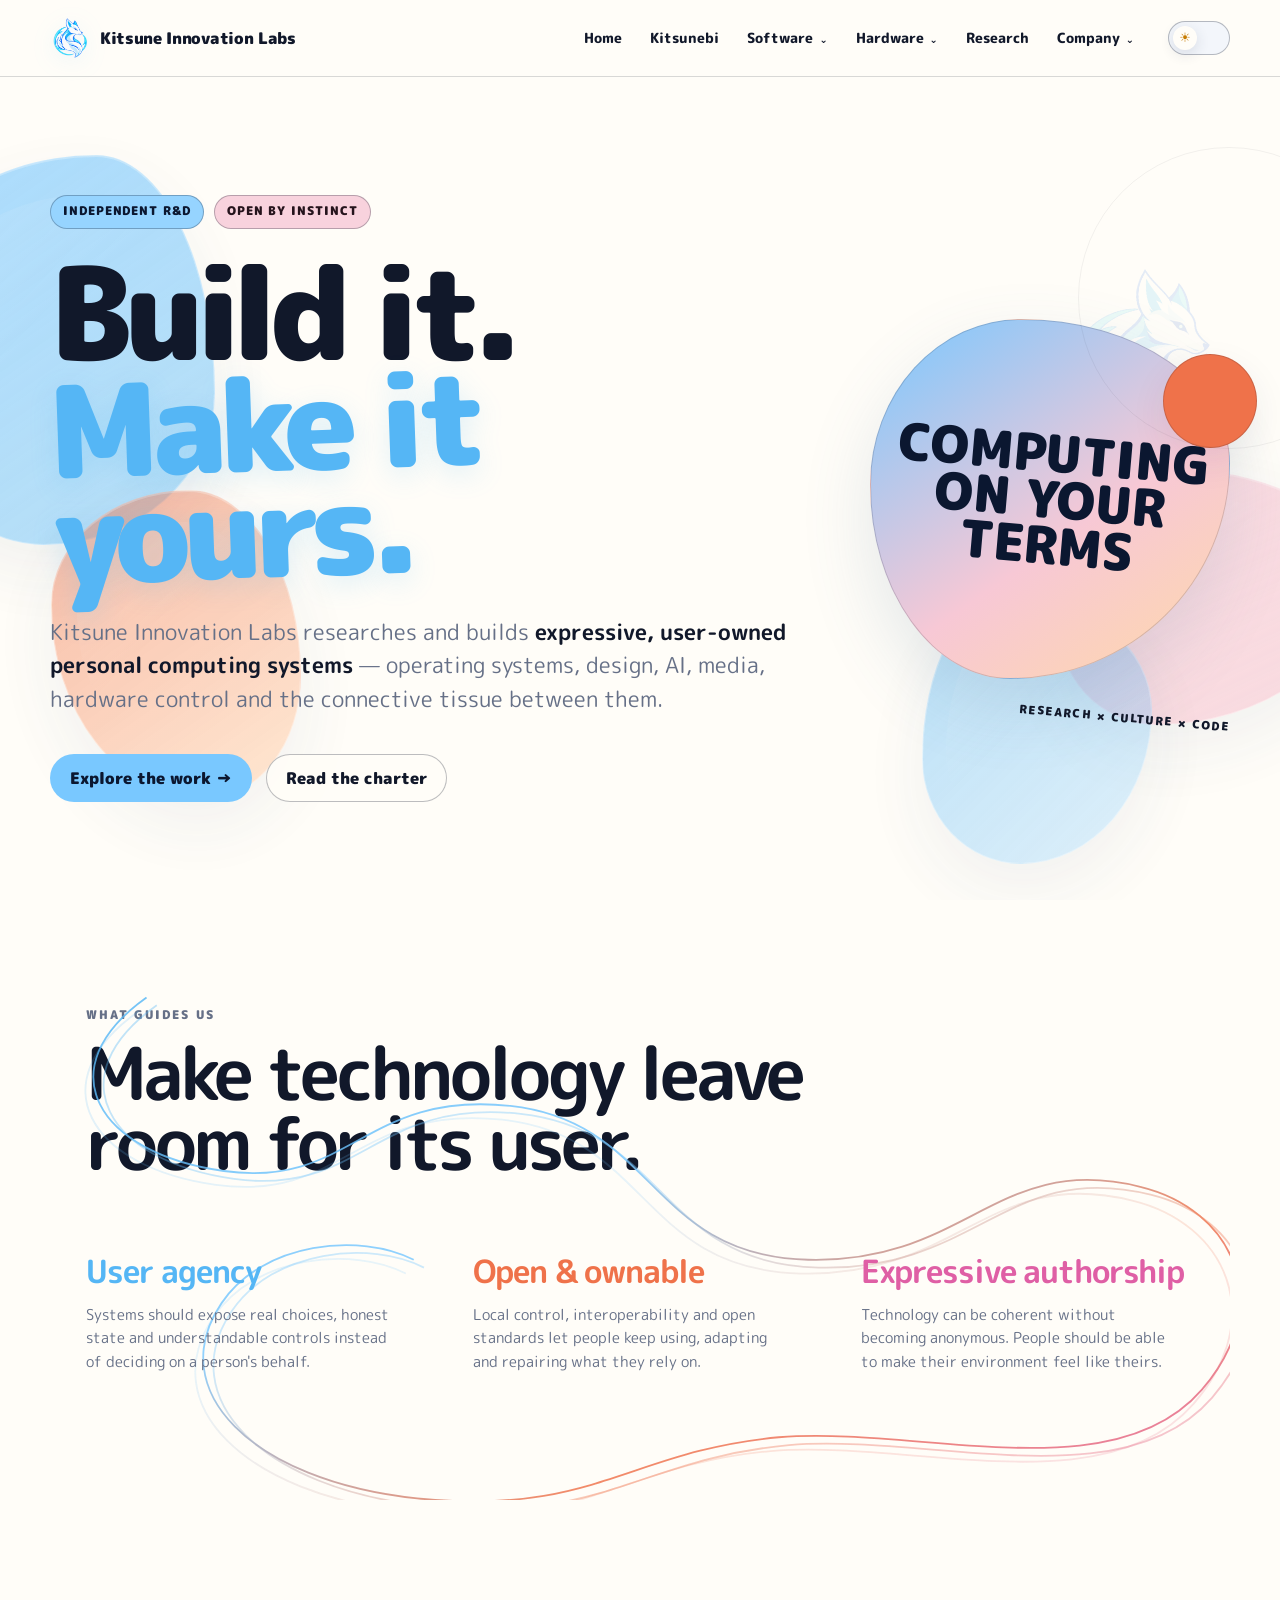
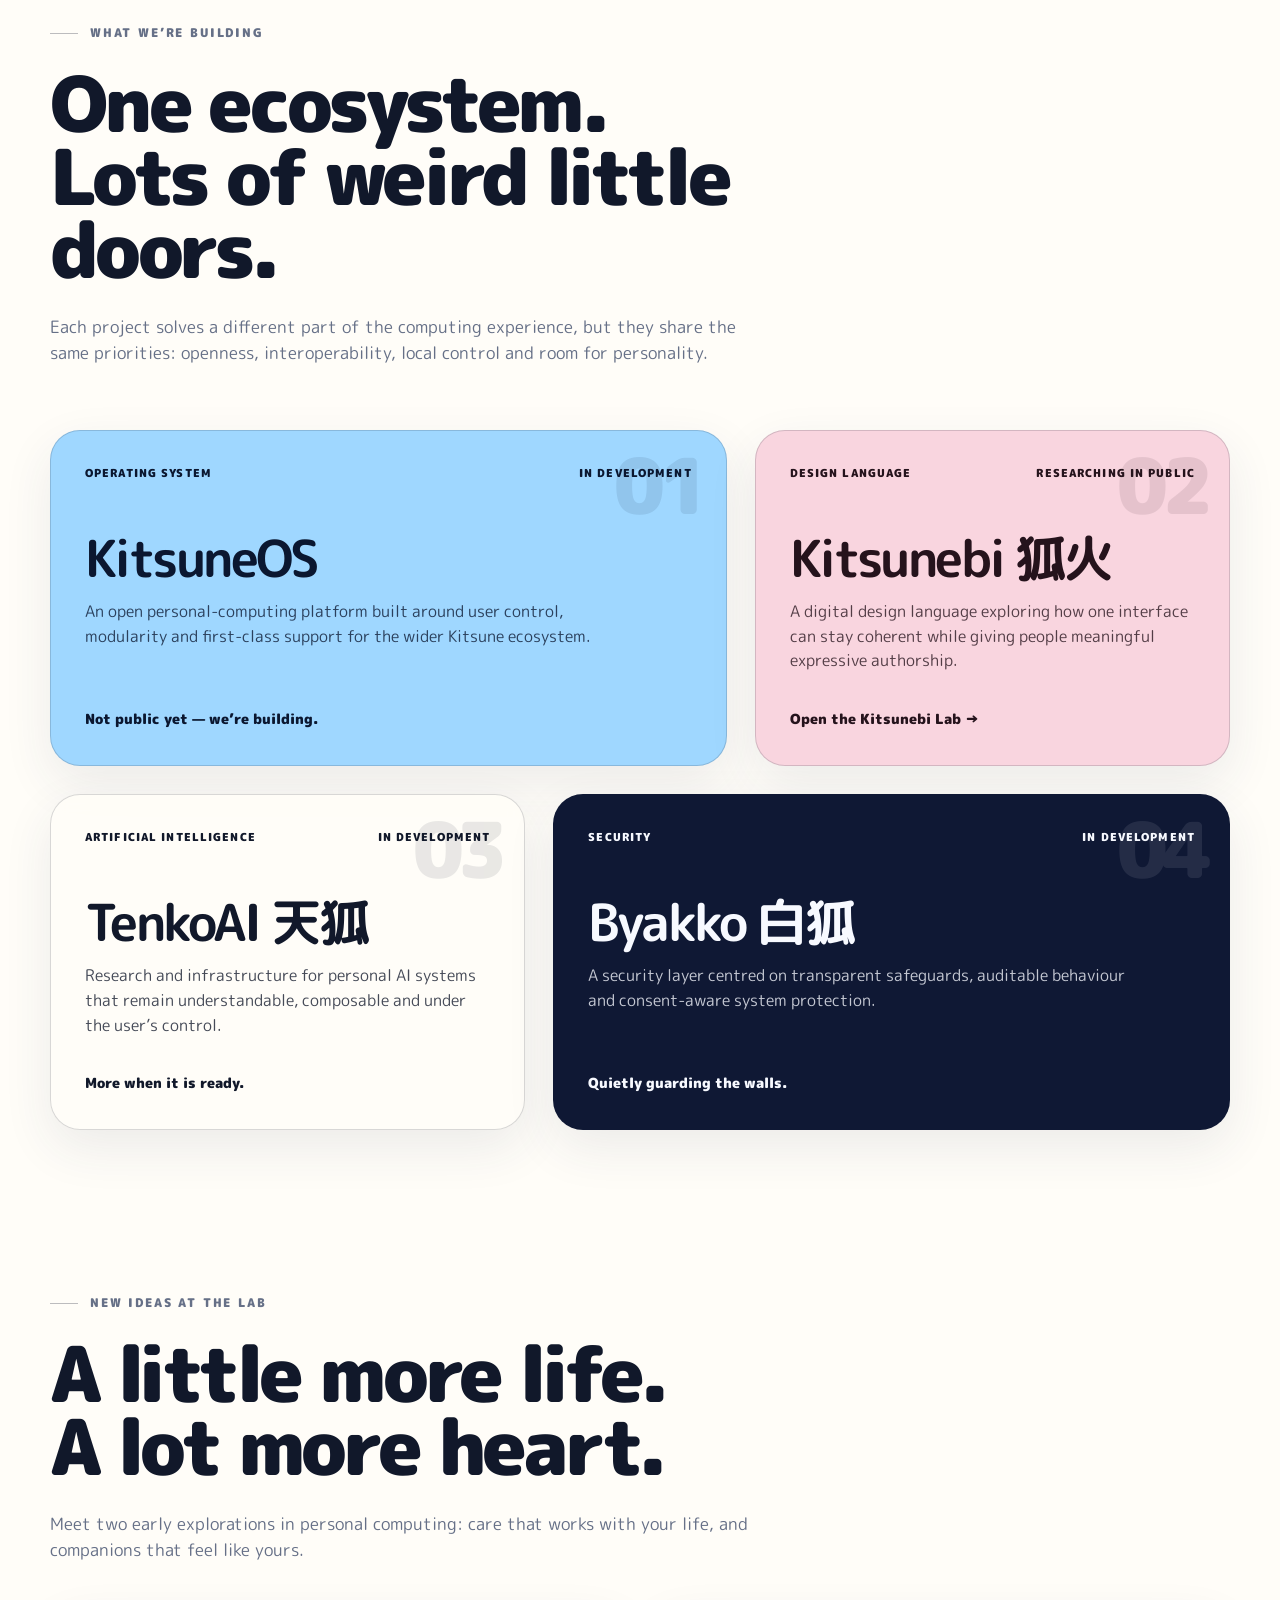
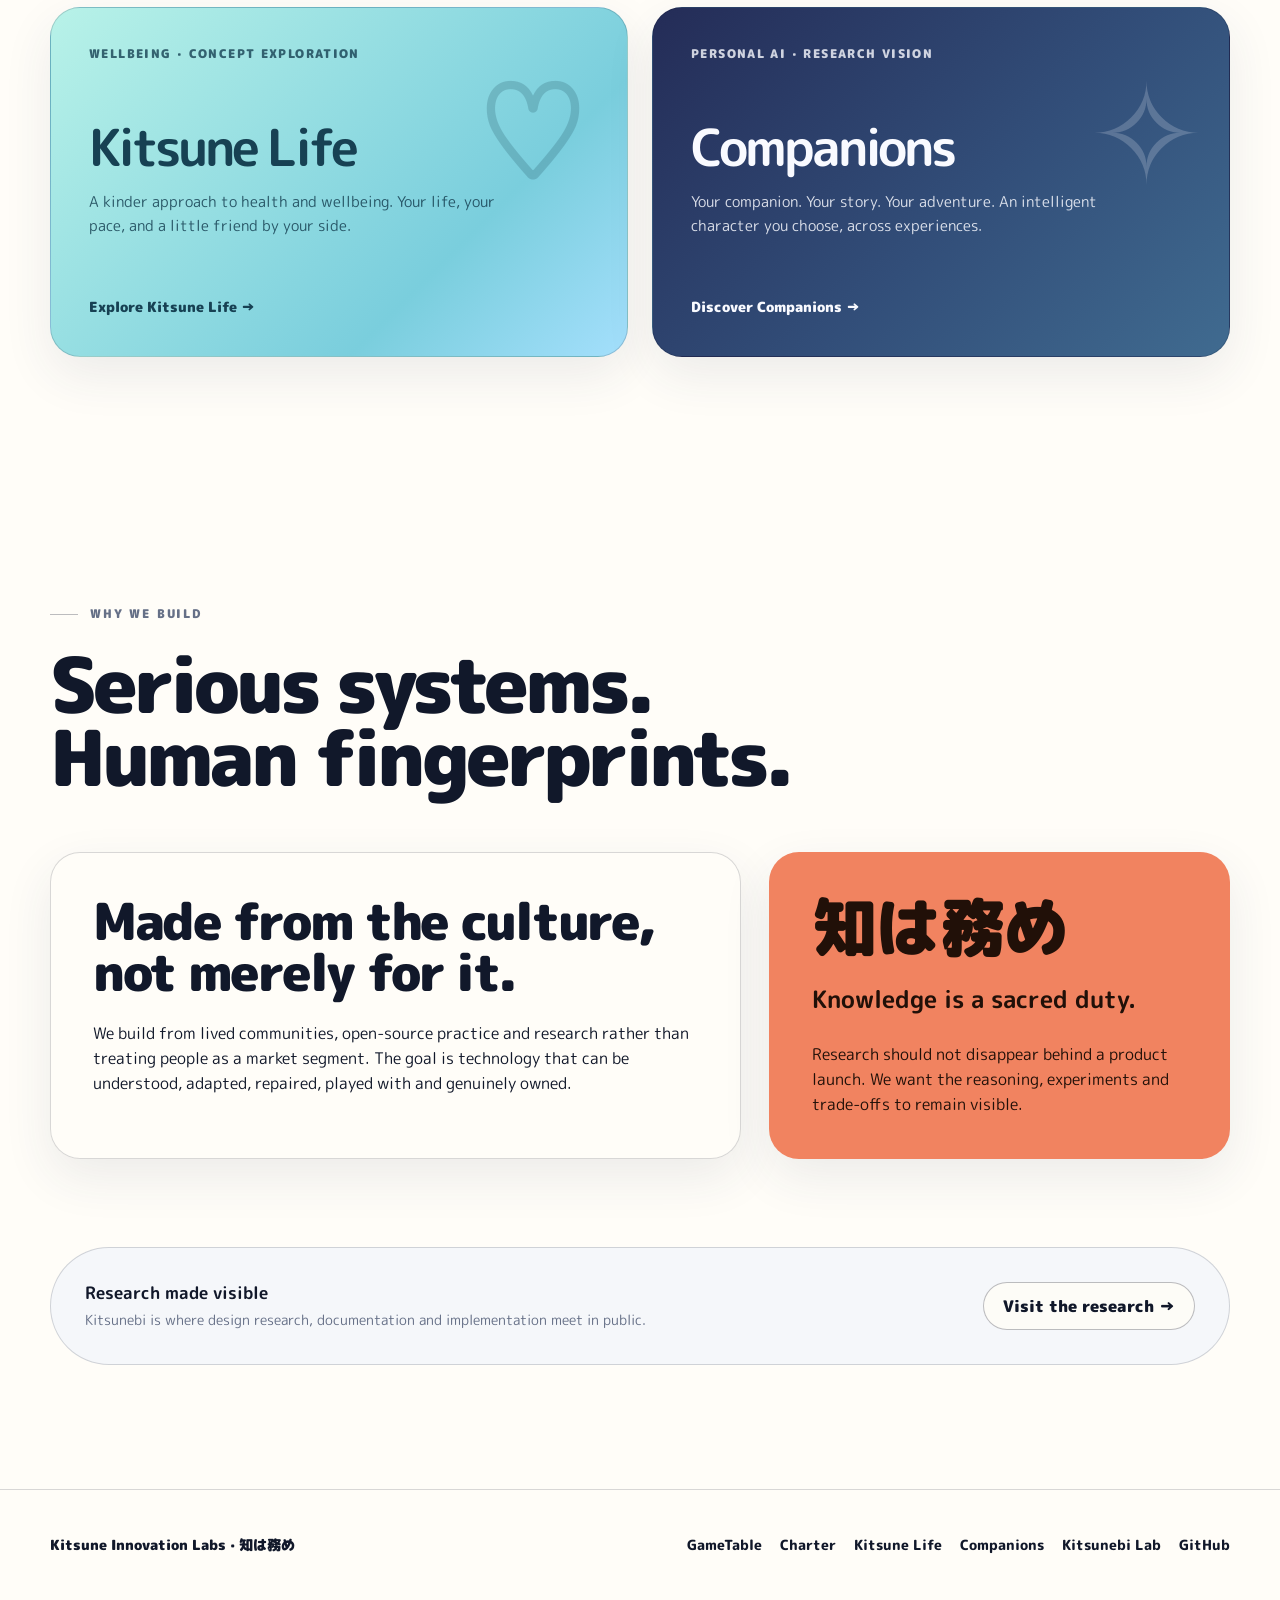
<file: index.html>
<!DOCTYPE html>
<html lang="en" data-theme="day">
<head>
<meta charset="UTF-8">
<meta name="viewport" content="width=device-width, initial-scale=1.0">
<title>Kitsune Innovation Labs</title>
<meta name="description" content="Kitsune Innovation Labs is an independent open-source research and development lab building expressive, user-owned personal computing systems.">
<link rel="preconnect" href="https://fonts.googleapis.com">
<link rel="preconnect" href="https://fonts.gstatic.com" crossorigin>
<link href="https://fonts.googleapis.com/css2?family=M+PLUS+Rounded+1c:wght@400;500;700;800;900&display=swap" rel="stylesheet">
<link rel="stylesheet" href="/assets/kil-site-header.css">
<script type="module" src="/assets/kil-site-header.mjs"></script>
<style>
:root{--foxfire:#79c8ff;--foxfire-strong:#55b6f5;--sakura:#f7c8d5;--ember:#ef724a;--night:#101936;--cream:#fffdf8;--ink:#11182a;--muted:#667087;--line:rgba(17,24,42,.16);--line-strong:rgba(17,24,42,.28);--paper:#fffdf8;--soft:#f3f6fb;--shadow:0 18px 50px rgba(40,54,84,.09);--radius:30px;--font:"M PLUS Rounded 1c",ui-rounded,system-ui,-apple-system,BlinkMacSystemFont,"Segoe UI",sans-serif}
html[data-theme="night"]{--ink:#f8faff;--muted:#b5bed0;--line:rgba(238,243,255,.15);--line-strong:rgba(238,243,255,.27);--paper:#0f1833;--soft:#162140;--cream:#0c142c;--shadow:0 18px 50px rgba(0,0,0,.18)}
*{box-sizing:border-box}html{scroll-behavior:smooth}body{margin:0;font-family:var(--font);color:var(--ink);background:var(--cream);line-height:1.55;overflow-x:hidden;transition:background .25s ease,color .25s ease}a{color:inherit}button{font:inherit}.shell{width:min(1180px,calc(100% - 48px));margin:0 auto}
.page-blobs{position:fixed;inset:0;pointer-events:none;overflow:hidden;z-index:0}.page-blob{position:absolute;opacity:.72;border:1px solid rgba(255,255,255,.34);box-shadow:0 26px 70px rgba(63,87,128,.10),inset 0 1px 0 rgba(255,255,255,.28);animation:lava-drift 18s ease-in-out infinite alternate;will-change:transform,border-radius;transform-origin:center;translate:0 var(--scroll-shift,0px)}.page-blob::after{content:"";position:absolute;inset:10%;border-radius:inherit;background:linear-gradient(135deg,rgba(255,255,255,.24),transparent 45%);opacity:.55}.page-blob.one{width:330px;height:390px;left:-115px;top:155px;border-radius:64% 36% 52% 48%/44% 61% 39% 56%;background:linear-gradient(145deg,rgba(121,200,255,.88),rgba(85,182,245,.58));animation-duration:20s}.page-blob.two{width:300px;height:255px;right:-76px;top:470px;border-radius:42% 58% 67% 33%/58% 42% 58% 42%;background:linear-gradient(155deg,rgba(247,200,213,.9),rgba(239,168,188,.56));animation-duration:24s;animation-direction:alternate-reverse}.page-blob.three{width:250px;height:310px;left:4%;bottom:100px;border-radius:55% 45% 39% 61%/37% 60% 40% 63%;background:linear-gradient(145deg,rgba(239,114,74,.68),rgba(255,188,137,.46));animation-duration:22s}.page-blob.four{width:230px;height:270px;right:10%;bottom:36px;border-radius:37% 63% 57% 43%/61% 43% 57% 39%;background:linear-gradient(135deg,rgba(85,182,245,.58),rgba(126,200,255,.34));animation-duration:27s;animation-direction:alternate-reverse}html[data-theme="night"] .page-blob{opacity:.46;border-color:rgba(255,255,255,.12);box-shadow:0 30px 90px rgba(0,0,0,.14),inset 0 1px 0 rgba(255,255,255,.10);filter:saturate(.88) brightness(.84)}
.site-header,main,.footer{position:relative;z-index:1}.site-header{position:sticky;top:0;z-index:30;border-bottom:1px solid var(--line);background:color-mix(in srgb,var(--cream) 88%,transparent);backdrop-filter:blur(14px)}.nav{min-height:76px;display:flex;align-items:center;justify-content:space-between;gap:28px}.brand{display:inline-flex;align-items:center;gap:10px;text-decoration:none;font-weight:900;letter-spacing:-.02em;font-size:1rem;white-space:nowrap}.brand-mark{width:40px;height:40px;display:block;flex:0 0 auto;filter:drop-shadow(0 5px 12px rgba(85,182,245,.12))}.nav-links{display:flex;align-items:center;gap:6px}.nav-link,.nav-menu summary{appearance:none;border:0;background:none;text-decoration:none;color:var(--ink);padding:9px 12px;border-radius:999px;font-weight:800;font-size:.86rem;line-height:1.2;cursor:pointer;list-style:none;white-space:nowrap}.nav-menu summary::-webkit-details-marker{display:none}.nav-link:hover,.nav-link:focus-visible,.nav-menu summary:hover,.nav-menu summary:focus-visible,.nav-menu[open]>summary{background:var(--soft)}.nav-menu{position:relative}.nav-menu summary::after{content:"⌄";display:inline-block;margin-left:6px;font-size:.72em;transition:transform .18s ease}.nav-menu[open] summary::after{transform:rotate(180deg)}.nav-dropdown{position:absolute;right:0;top:calc(100% + 10px);min-width:260px;padding:8px;border:1px solid var(--line);border-radius:20px;background:color-mix(in srgb,var(--paper) 94%,transparent);backdrop-filter:blur(16px);box-shadow:var(--shadow);z-index:60}.nav-dropdown a,.nav-dropdown .nav-disabled{display:flex;align-items:center;justify-content:space-between;gap:16px;width:100%;padding:11px 12px;border-radius:14px;text-decoration:none;font-weight:800;font-size:.84rem}.nav-submenu{position:relative}.nav-submenu>summary{display:flex;align-items:center;justify-content:space-between;gap:16px;width:100%;padding:11px 12px;border-radius:14px;font-weight:800;font-size:.84rem;cursor:pointer;list-style:none;color:var(--muted)}.nav-submenu>summary::-webkit-details-marker{display:none}.nav-submenu>summary:hover,.nav-submenu>summary:focus-visible,.nav-submenu[open]>summary{background:var(--soft)}.nav-submenu>summary::after{content:"";width:0;height:0;border-top:5px solid transparent;border-bottom:5px solid transparent;border-left:7px solid currentColor;transition:transform .18s ease;flex:0 0 auto}.nav-submenu[open]>summary::after{transform:rotate(90deg)}.nav-flyout{position:absolute;left:calc(100% + 10px);top:-8px;min-width:210px;padding:8px;border:1px solid var(--line);border-radius:20px;background:color-mix(in srgb,var(--paper) 94%,transparent);backdrop-filter:blur(16px);box-shadow:var(--shadow);z-index:70}.nav-flyout .nav-disabled{padding:10px 12px}.nav-dropdown a:hover,.nav-dropdown a:focus-visible{background:var(--soft)}.nav-disabled{color:var(--muted);cursor:default}.nav-status{font-size:.64rem;letter-spacing:.06em;text-transform:uppercase;opacity:.72}.nav-dropdown-grouped{min-width:300px}.nav-group+.nav-group{border-top:1px solid var(--line);margin-top:6px;padding-top:6px}.nav-group-label{display:block;padding:7px 12px 5px;font-size:.64rem;font-weight:900;letter-spacing:.1em;text-transform:uppercase;color:var(--muted)}
.theme-switch{position:relative;width:62px;height:34px;padding:0;border:1px solid var(--line-strong);border-radius:999px;background:var(--soft);cursor:pointer}.theme-switch::before{content:"☀";position:absolute;left:4px;top:4px;width:24px;height:24px;display:grid;place-items:center;border-radius:50%;background:var(--paper);box-shadow:0 4px 14px rgba(40,54,84,.14);color:#c67b00;font-size:.8rem;transition:transform .25s ease}.theme-switch:focus-visible{outline:3px solid color-mix(in srgb,var(--foxfire) 55%,transparent);outline-offset:3px}html[data-theme="night"] .theme-switch::before{content:"☾";transform:translateX(28px);color:var(--foxfire)}
.hero{position:relative;min-height:720px;display:grid;grid-template-columns:minmax(0,1.35fr) minmax(280px,.65fr);align-items:center;gap:72px;padding:118px 0 108px}.hero::after{content:"";position:absolute;right:-150px;top:70px;width:300px;height:300px;border:1px solid var(--line);border-radius:50%;opacity:.35}.hero-kicker{display:flex;flex-wrap:wrap;gap:10px;margin-bottom:30px}.pill{display:inline-flex;align-items:center;min-height:34px;padding:0 12px;border:1px solid var(--line-strong);border-radius:999px;background:color-mix(in srgb,var(--paper) 78%,transparent);backdrop-filter:blur(8px);font-size:.72rem;font-weight:900;letter-spacing:.08em;text-transform:uppercase}.pill.blue{background:color-mix(in srgb,var(--foxfire) 78%,white);color:#0b1730}.pill.pink{background:color-mix(in srgb,var(--sakura) 82%,white);color:#25131c}h1{margin:0;max-width:850px;font-size:clamp(4rem,10vw,8.8rem);line-height:.83;letter-spacing:-.065em;font-weight:900}h1 .accent{display:inline-block;transform:rotate(-2deg);color:var(--foxfire-strong);text-shadow:0 8px 28px rgba(85,182,245,.18)}.hero-copy{max-width:760px;margin:38px 0 0;font-size:clamp(1.08rem,2vw,1.35rem);color:var(--muted)}.hero-copy strong{color:var(--ink)}.actions{display:flex;flex-wrap:wrap;gap:14px;margin-top:38px}.button{min-height:48px;display:inline-flex;align-items:center;justify-content:center;padding:0 19px;border:1px solid var(--line-strong);border-radius:999px;text-decoration:none;font-weight:900;transition:transform .18s ease}.button:hover{transform:translateY(-2px)}.button.primary{background:var(--foxfire);color:#0b1730;border-color:transparent}.button.secondary{background:color-mix(in srgb,var(--paper) 88%,transparent)}
.hero-play{position:relative;min-height:470px;display:grid;place-items:center}.hero-emblem{position:absolute;width:190px;height:190px;right:-12px;top:4px;opacity:.11;transform:rotate(7deg);filter:saturate(.9);pointer-events:none}.orb{width:min(360px,82vw);aspect-ratio:1;border-radius:42% 58% 61% 39%/46% 40% 60% 54%;background:linear-gradient(145deg,var(--foxfire),var(--sakura) 58%,#ffd9a9);border:1px solid var(--line);box-shadow:0 28px 70px rgba(80,116,155,.16);animation:blob 10s ease-in-out infinite alternate;position:relative}.orb::before{content:"";position:absolute;width:92px;height:92px;right:-28px;top:34px;border-radius:50%;border:1px solid var(--line);background:var(--ember);box-shadow:0 14px 36px rgba(40,54,84,.08)}.orb-copy{position:absolute;inset:0;display:grid;place-items:center;text-align:center;color:#0b1730;font-weight:900;font-size:clamp(2rem,4vw,3.2rem);line-height:.9;transform:rotate(5deg)}.tiny-note{position:absolute;right:0;bottom:6px;font-size:.72rem;font-weight:900;letter-spacing:.12em;text-transform:uppercase;transform:rotate(5deg)}html[data-theme="night"] .hero-emblem{opacity:.17}
@keyframes blob{from{border-radius:42% 58% 61% 39%/46% 40% 60% 54%;transform:rotate(-1deg) translateY(0)}to{border-radius:58% 42% 45% 55%/38% 59% 41% 62%;transform:rotate(2deg) translateY(-10px)}}@keyframes lava-drift{0%{transform:translate3d(0,0,0) rotate(-2deg) scale(1);border-radius:64% 36% 52% 48%/44% 61% 39% 56%}45%{transform:translate3d(18px,-12px,0) rotate(4deg) scale(1.045);border-radius:43% 57% 35% 65%/58% 37% 63% 42%}100%{transform:translate3d(-8px,18px,0) rotate(-5deg) scale(.97);border-radius:56% 44% 63% 37%/36% 62% 38% 64%}}
.values-wrap{width:min(1180px,calc(100% - 48px));margin:12px auto 0}.values-panel{position:relative;padding:84px 36px 126px;overflow:hidden}.values-kicker{font-size:.74rem;font-weight:900;letter-spacing:.16em;text-transform:uppercase;color:var(--muted);margin-bottom:14px}.values-title{margin:0;max-width:720px;font-size:clamp(2.7rem,5.7vw,5.4rem);line-height:.95;letter-spacing:-.055em}.values-grid{position:relative;z-index:2;display:grid;grid-template-columns:repeat(3,minmax(0,1fr));gap:54px;margin-top:78px}.value{position:relative}.value h3{margin:0 0 14px;font-size:clamp(1.45rem,2.5vw,2.2rem);line-height:1.05;letter-spacing:-.035em}.value p{margin:0;color:var(--muted);font-size:.96rem;max-width:310px}.value.agency h3{color:var(--foxfire-strong)}.value.ownership h3{color:var(--ember)}.value.expression h3{color:#df5fa5}.values-lines{position:absolute;inset:36px -24px -30px;z-index:1;pointer-events:none;opacity:.82}.values-lines svg{width:100%;height:100%;overflow:visible}.wave{fill:none;stroke-width:1.8;vector-effect:non-scaling-stroke}.wave.one{stroke:url(#waveGradient)}.wave.two{stroke:url(#waveGradient);opacity:.45;transform:translate(9px,8px)}.wave.three{stroke:url(#waveGradient);opacity:.22;transform:translate(-7px,14px)}html[data-theme="night"] .value.ownership h3{color:#ff8a63}html[data-theme="night"] .value.expression h3{color:#f184c0}
section{padding:124px 0}.section-label{display:flex;align-items:center;gap:12px;margin-bottom:24px;font-size:.76rem;font-weight:900;letter-spacing:.15em;text-transform:uppercase;color:var(--muted)}.section-label::before{content:"";width:28px;height:1px;background:var(--line-strong)}.section-title{margin:0 0 28px;max-width:900px;font-size:clamp(2.6rem,6vw,5.7rem);line-height:.95;letter-spacing:-.055em;font-weight:900}.section-intro{max-width:700px;margin:0;color:var(--muted);font-size:1.05rem}.project-grid{margin-top:64px;display:grid;grid-template-columns:repeat(12,minmax(0,1fr));gap:28px}.project{position:relative;min-height:330px;padding:34px;border:1px solid var(--line);border-radius:var(--radius);text-decoration:none;background:color-mix(in srgb,var(--paper) 90%,transparent);backdrop-filter:blur(8px);box-shadow:var(--shadow);display:flex;flex-direction:column;overflow:hidden;transition:transform .2s ease,box-shadow .2s ease,border-color .2s ease}.project:hover{transform:translateY(-4px) rotate(.12deg);box-shadow:0 24px 60px rgba(40,54,84,.13);border-color:var(--line-strong)}.project:nth-child(1){grid-column:span 7;background:color-mix(in srgb,var(--foxfire) 72%,white);color:#0b1730}.project:nth-child(2){grid-column:span 5;background:color-mix(in srgb,var(--sakura) 76%,white);color:#25131c}.project:nth-child(3){grid-column:span 5}.project:nth-child(4){grid-column:span 7;background:color-mix(in srgb,var(--night) 96%,black 4%);color:#f7f9ff;border-color:transparent}.project .num{position:absolute;top:16px;right:22px;font-size:4.8rem;line-height:1;font-weight:900;opacity:.09;letter-spacing:-.08em}.project .meta{display:flex;justify-content:space-between;gap:12px;align-items:flex-start;font-size:.7rem;font-weight:900;letter-spacing:.1em;text-transform:uppercase}.project h3{margin:52px 0 16px;font-size:clamp(2rem,4vw,3.8rem);line-height:.95;letter-spacing:-.05em}.project p{max-width:560px;margin:0;opacity:.78}.project .foot{margin-top:auto;padding-top:36px;font-weight:900;font-size:.88rem}
.manifesto{display:grid;grid-template-columns:minmax(0,1.2fr) minmax(260px,.8fr);gap:28px;margin-top:58px}.manifesto-main,.manifesto-side{border:1px solid var(--line);border-radius:var(--radius);padding:42px;backdrop-filter:blur(8px);box-shadow:var(--shadow)}.manifesto-main{background:color-mix(in srgb,var(--paper) 90%,transparent)}.manifesto-side{background:color-mix(in srgb,var(--ember) 88%,white);color:#211008;border-color:transparent}.manifesto blockquote{margin:0;font-size:clamp(2rem,4vw,4rem);font-weight:900;line-height:1;letter-spacing:-.045em}.manifesto p{margin:24px 0 0;max-width:720px}.manifesto-side .jp{font-size:4rem;line-height:1;font-weight:900}.manifesto-side h3{margin:22px 0 8px;font-size:1.5rem}.research-strip{margin-top:88px;display:grid;grid-template-columns:1fr auto;gap:28px;align-items:center;padding:32px 34px;border:1px solid var(--line);border-radius:999px;background:color-mix(in srgb,var(--soft) 82%,transparent);backdrop-filter:blur(8px)}.research-strip strong{display:block;font-size:1.08rem}.research-strip span{color:var(--muted);font-size:.9rem}.footer{border-top:1px solid var(--line);padding:44px 0 58px;font-size:.86rem}.footer-row{display:flex;justify-content:space-between;gap:24px;align-items:center}.footer-brand{font-weight:900}.footer-links{display:flex;flex-wrap:wrap;gap:18px}.footer a{text-decoration:none;font-weight:800}
@media(max-width:900px){.hero{grid-template-columns:1fr;min-height:auto;gap:34px}.hero-play{min-height:380px}.hero-emblem{width:150px;height:150px;right:8%;top:-10px}.values-panel{padding:66px 18px 86px}.values-grid{grid-template-columns:1fr;gap:34px;margin-top:54px}.value p{max-width:620px}.values-lines{inset:30px -150px -24px;opacity:.52}.project:nth-child(n){grid-column:span 12}.manifesto{grid-template-columns:1fr}.research-strip{border-radius:28px;grid-template-columns:1fr}}
@media(max-width:700px){.shell,.values-wrap{width:min(100% - 30px,1180px)}.brand{font-size:.9rem;gap:8px}.brand span{display:none}.brand-mark{width:34px;height:34px}.nav-links{gap:2px}.nav-link,.nav-menu summary{padding:8px 7px;font-size:.76rem}.nav-menu summary::after{margin-left:3px}.nav-dropdown{position:fixed;left:15px;right:15px;top:76px;min-width:0}.nav-flyout{position:static;margin:6px 0 2px 12px;min-width:0;box-shadow:none;background:transparent}.theme-switch{width:54px;flex:0 0 54px}.theme-switch::before{width:24px;height:24px}html[data-theme="night"] .theme-switch::before{transform:translateX(20px)}.nav{min-height:68px}.hero{padding:74px 0 80px}h1{font-size:clamp(3.4rem,18vw,5.6rem)}.hero-play{min-height:320px}.hero-emblem{width:120px;height:120px;right:2%;top:2px}.orb{width:min(280px,78vw)}.values-panel{padding:54px 4px 78px}.values-title{font-size:clamp(2.5rem,12vw,4rem)}section{padding:88px 0}.project-grid{margin-top:46px;gap:20px}.project{min-height:290px;padding:28px}.manifesto-main,.manifesto-side{padding:30px}.research-strip{margin-top:64px}.footer-row{align-items:flex-start;flex-direction:column}.page-blob.one{width:240px;height:240px;left:-80px;top:110px}.page-blob.two{width:220px;height:220px;right:-70px;top:480px}.page-blob.three{width:180px;height:180px;left:-30px;bottom:220px}.page-blob.four{width:160px;height:160px;right:-20px;bottom:50px}}
@media(prefers-reduced-motion:reduce){html{scroll-behavior:auto}*,*::before,*::after{animation:none!important;transition:none!important}}

.new-directions{padding-top:40px}.new-directions-grid{display:grid;grid-template-columns:1fr 1fr;gap:24px;margin-top:44px}.new-direction{position:relative;display:flex;flex-direction:column;align-items:flex-start;min-height:350px;padding:38px;border-radius:30px;text-decoration:none;overflow:hidden;border:1px solid var(--line);box-shadow:var(--shadow);transition:transform .2s,box-shadow .2s}.new-direction:hover{transform:translateY(-4px);box-shadow:0 27px 63px rgba(40,54,84,.15)}.new-direction:focus-visible{outline:3px solid var(--foxfire-strong);outline-offset:4px}.new-direction.life-direction{background:linear-gradient(135deg,#b8f2e8,#7acedd 70%,#a4dffc);color:#174153}.new-direction.companions-direction{background:linear-gradient(135deg,#242c57,#324e79 55%,#406b90);color:#f9faff}.new-direction-meta{font-size:.72rem;font-weight:900;letter-spacing:.12em;text-transform:uppercase;opacity:.8}.new-direction-icon{position:absolute;right:25px;top:55px;font-size:8.6rem;opacity:.2;font-weight:900;line-height:1}.new-direction strong{margin:55px 0 16px;font-size:clamp(2rem,4vw,3.4rem);line-height:1.08;letter-spacing:-.06em}.new-direction>span:nth-last-child(2){max-width:430px;font-size:.96rem;opacity:.85}.new-direction-foot{margin-top:auto;padding-top:30px;font-size:.9rem;font-weight:900}@media(max-width:700px){.new-directions-grid{grid-template-columns:1fr}.new-direction{padding:30px;min-height:310px}.new-direction strong{margin-top:38px}}
</style>
</head>
<body>
<div class="page-blobs" aria-hidden="true"><div class="page-blob one" data-depth="0.055"></div><div class="page-blob two" data-depth="0.075"></div><div class="page-blob three" data-depth="0.09"></div><div class="page-blob four" data-depth="0.045"></div></div>
<div data-kil-header><nav aria-label="Kitsune Innovation Labs"><a href="/">Home</a> · <a href="/design/">Kitsunebi</a> · <a href="/design/research/">Research</a></nav></div>
<main>
<div class="shell"><section class="hero" aria-labelledby="hero-title"><div><div class="hero-kicker"><span class="pill blue">Independent R&amp;D</span><span class="pill pink">Open by instinct</span></div><h1 id="hero-title">Build it.<br><span class="accent">Make it yours.</span></h1><p class="hero-copy">Kitsune Innovation Labs researches and builds <strong>expressive, user-owned personal computing systems</strong> — operating systems, design, AI, media, hardware control and the connective tissue between them.</p><div class="actions"><a class="button primary" href="#work">Explore the work →</a><a class="button secondary" href="./charter/">Read the charter</a></div></div><div class="hero-play" aria-hidden="true"><img class="hero-emblem" src="./assets/kitsune-emblem.png" alt=""><div class="orb"><div class="orb-copy">COMPUTING<br>ON YOUR<br>TERMS</div></div><div class="tiny-note">research × culture × code</div></div></section></div>
<div class="values-wrap"><section class="values-panel" aria-labelledby="values-title"><div class="values-lines" aria-hidden="true"><svg viewBox="0 0 1080 580" preserveAspectRatio="none"><defs><linearGradient id="waveGradient" x1="0" y1="0" x2="1" y2="1"><stop offset="0%" stop-color="#55b6f5"/><stop offset="40%" stop-color="#79c8ff"/><stop offset="70%" stop-color="#ef724a"/><stop offset="100%" stop-color="#df5fa5"/></linearGradient></defs><path class="wave one" d="M106,40 C18,112 62,198 174,216 C286,234 298,134 426,150 C554,166 548,302 688,306 C828,310 854,196 980,232 C1062,255 1100,350 1034,438 C956,542 784,474 662,486 C530,500 500,566 344,548 C198,530 120,438 172,350 C208,288 294,278 341,306"/><path class="wave two" d="M106,40 C18,112 62,198 174,216 C286,234 298,134 426,150 C554,166 548,302 688,306 C828,310 854,196 980,232 C1062,255 1100,350 1034,438 C956,542 784,474 662,486 C530,500 500,566 344,548 C198,530 120,438 172,350 C208,288 294,278 341,306"/><path class="wave three" d="M106,40 C18,112 62,198 174,216 C286,234 298,134 426,150 C554,166 548,302 688,306 C828,310 854,196 980,232 C1062,255 1100,350 1034,438 C956,542 784,474 662,486 C530,500 500,566 344,548 C198,530 120,438 172,350 C208,288 294,278 341,306"/></svg></div><div class="values-kicker">What guides us</div><h2 class="values-title" id="values-title">Make technology leave room for its user.</h2><div class="values-grid"><div class="value agency"><h3>User agency</h3><p>Systems should expose real choices, honest state and understandable controls instead of deciding on a person's behalf.</p></div><div class="value ownership"><h3>Open &amp; ownable</h3><p>Local control, interoperability and open standards let people keep using, adapting and repairing what they rely on.</p></div><div class="value expression"><h3>Expressive authorship</h3><p>Technology can be coherent without becoming anonymous. People should be able to make their environment feel like theirs.</p></div></div></section></div>
<div class="shell"><section id="work" aria-labelledby="work-title"><div class="section-label">What we’re building</div><h2 class="section-title" id="work-title">One ecosystem.<br>Lots of weird little doors.</h2><p class="section-intro">Each project solves a different part of the computing experience, but they share the same priorities: openness, interoperability, local control and room for personality.</p><div class="project-grid"><div class="project"><div class="num">01</div><div class="meta"><span>Operating system</span><span>In development</span></div><h3>KitsuneOS</h3><p>An open personal-computing platform built around user control, modularity and first-class support for the wider Kitsune ecosystem.</p><div class="foot">Not public yet — we’re building.</div></div><a class="project" href="./design/#/overview"><div class="num">02</div><div class="meta"><span>Design language</span><span>Researching in public</span></div><h3>Kitsunebi 狐火</h3><p>A digital design language exploring how one interface can stay coherent while giving people meaningful expressive authorship.</p><div class="foot">Open the Kitsunebi Lab →</div></a><div class="project"><div class="num">03</div><div class="meta"><span>Artificial intelligence</span><span>In development</span></div><h3>TenkoAI 天狐</h3><p>Research and infrastructure for personal AI systems that remain understandable, composable and under the user’s control.</p><div class="foot">More when it is ready.</div></div><div class="project"><div class="num">04</div><div class="meta"><span>Security</span><span>In development</span></div><h3>Byakko 白狐</h3><p>A security layer centred on transparent safeguards, auditable behaviour and consent-aware system protection.</p><div class="foot">Quietly guarding the walls.</div></div></div></section>

<section class="new-directions" aria-labelledby="new-directions-title"><div class="section-label">New ideas at the lab</div><h2 class="section-title" id="new-directions-title">A little more life.<br>A lot more heart.</h2><p class="section-intro">Meet two early explorations in personal computing: care that works with your life, and companions that feel like yours.</p><div class="new-directions-grid"><a href="/life/" class="new-direction life-direction"><span class="new-direction-meta">Wellbeing · Concept exploration</span><span class="new-direction-icon" aria-hidden="true">♡</span><strong>Kitsune Life</strong><span>A kinder approach to health and wellbeing. Your life, your pace, and a little friend by your side.</span><span class="new-direction-foot">Explore Kitsune Life →</span></a><a href="/companions/" class="new-direction companions-direction"><span class="new-direction-meta">Personal AI · Research vision</span><span class="new-direction-icon" aria-hidden="true">✧</span><strong>Companions</strong><span>Your companion. Your story. Your adventure. An intelligent character you choose, across experiences.</span><span class="new-direction-foot">Discover Companions →</span></a></div></section>
<section aria-labelledby="why-title"><div class="section-label">Why we build</div><h2 class="section-title" id="why-title">Serious systems.<br>Human fingerprints.</h2><div class="manifesto"><div class="manifesto-main"><blockquote>Made from the culture, not merely for it.</blockquote><p>We build from lived communities, open-source practice and research rather than treating people as a market segment. The goal is technology that can be understood, adapted, repaired, played with and genuinely owned.</p></div><div class="manifesto-side"><div class="jp">知は務め</div><h3>Knowledge is a sacred duty.</h3><p>Research should not disappear behind a product launch. We want the reasoning, experiments and trade-offs to remain visible.</p></div></div><div class="research-strip"><div><strong>Research made visible</strong><span>Kitsunebi is where design research, documentation and implementation meet in public.</span></div><a class="button secondary" href="/design/research/">Visit the research →</a></div></section></div>
</main>
<footer class="footer"><div class="shell footer-row"><div class="footer-brand">Kitsune Innovation Labs · 知は務め</div><div class="footer-links"><a href="./gametable/">GameTable</a><a href="./charter/">Charter</a><a href="/life/">Kitsune Life</a><a href="/companions/">Companions</a><a href="./design/">Kitsunebi Lab</a><a href="https://github.com/Kitsune-Innovation-Labs">GitHub</a></div></div></footer>
<script type="module" src="/assets/kil-ambient-motion.mjs"></script>
</body></html>
</file>
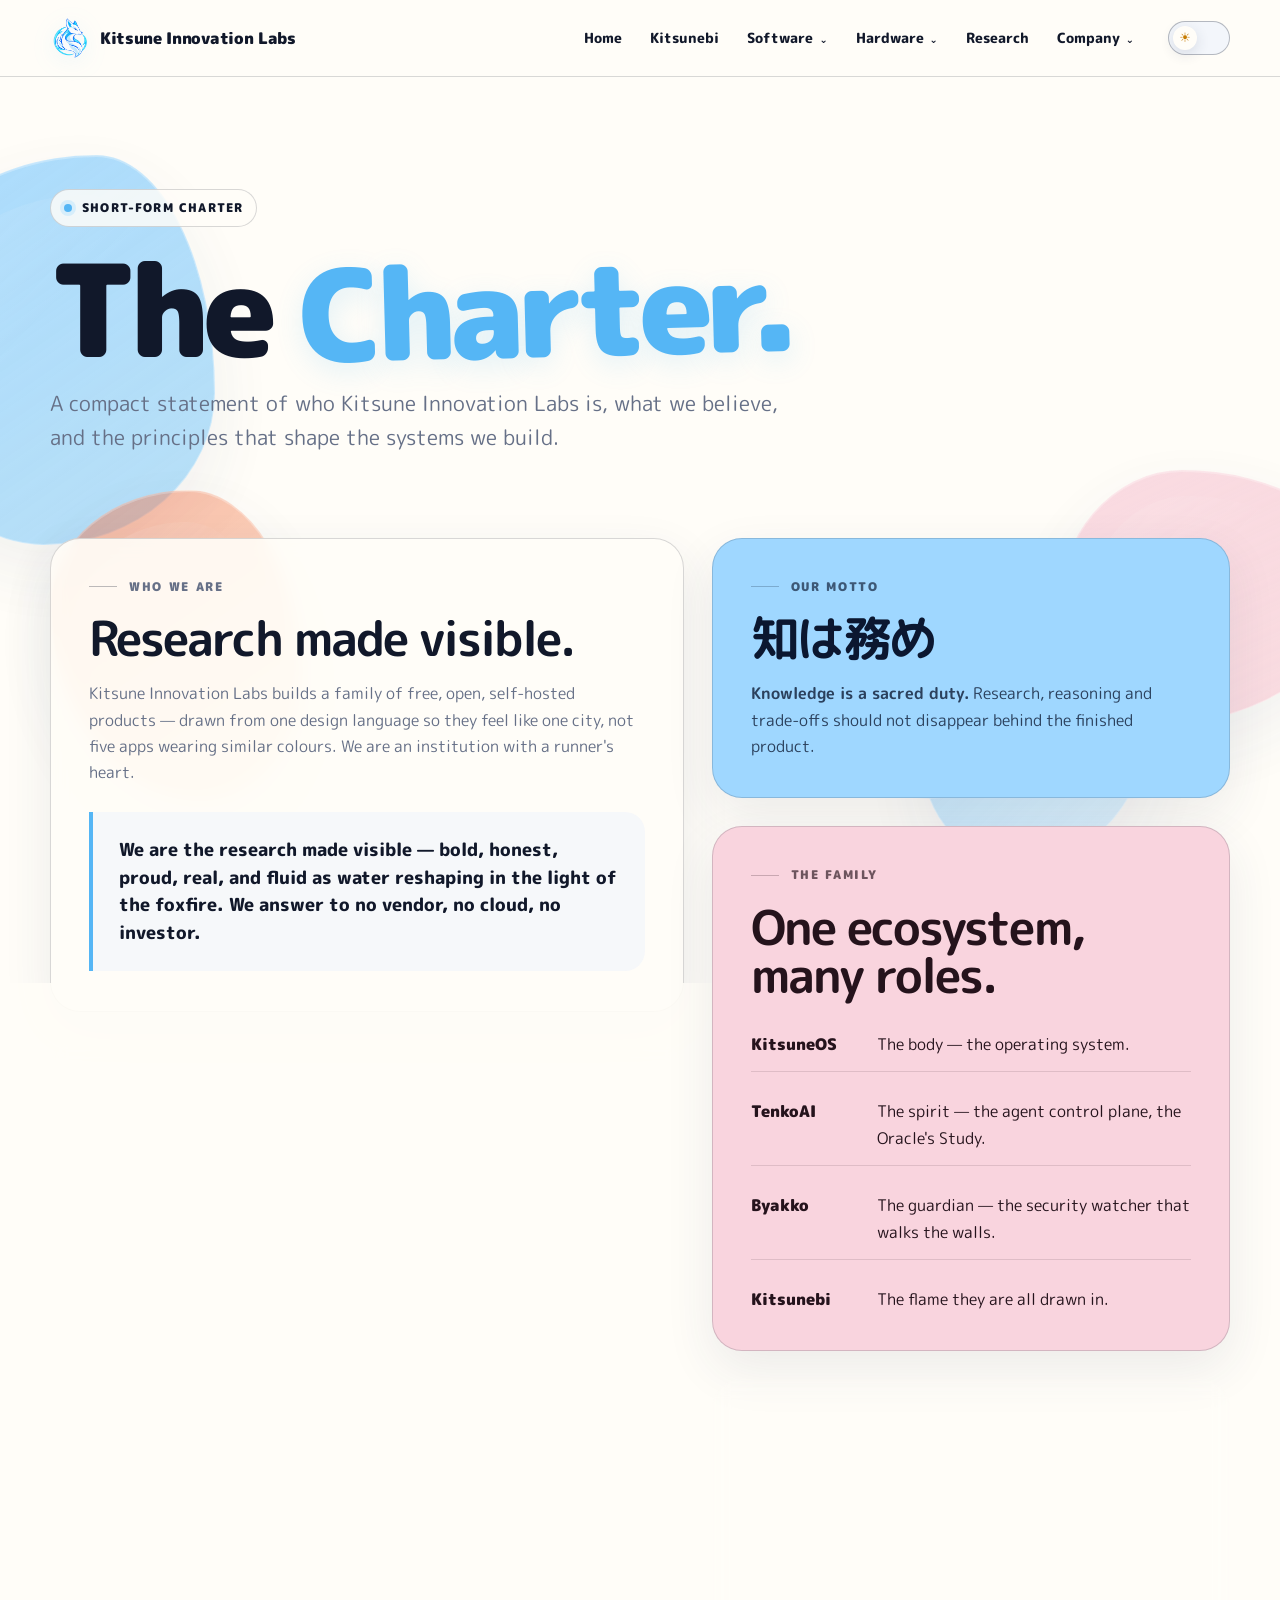
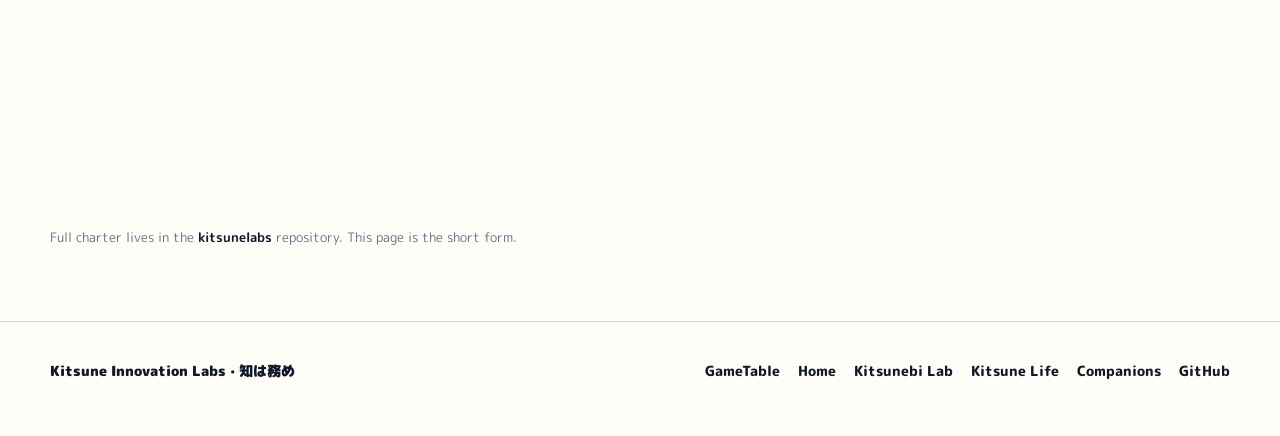
<file: charter/index.html>
<!DOCTYPE html>
<html lang="en" data-theme="day">
<head>
  <meta charset="UTF-8">
  <meta name="viewport" content="width=device-width, initial-scale=1.0">
  <title>Charter — Kitsune Innovation Labs</title>
  <meta name="description" content="The short-form charter for Kitsune Innovation Labs: who we are, what we believe, and how the Kitsune ecosystem fits together.">
  <link rel="preconnect" href="https://fonts.googleapis.com">
  <link rel="preconnect" href="https://fonts.gstatic.com" crossorigin>
  <link href="https://fonts.googleapis.com/css2?family=M+PLUS+Rounded+1c:wght@400;500;700;800;900&display=swap" rel="stylesheet">
  <link rel="stylesheet" href="/assets/kil-site-header.css">
<script type="module" src="/assets/kil-site-header.mjs"></script>
<style>
    :root {--foxfire:#79c8ff;--foxfire-strong:#55b6f5;--sakura:#f7c8d5;--ember:#ef724a;--night:#101936;--cream:#fffdf8;--ink:#11182a;--muted:#667087;--line:rgba(17,24,42,.16);--line-strong:rgba(17,24,42,.28);--paper:#fffdf8;--soft:#f3f6fb;--shadow:0 18px 50px rgba(40,54,84,.09);--radius:30px;--font:"M PLUS Rounded 1c",ui-rounded,system-ui,-apple-system,BlinkMacSystemFont,"Segoe UI",sans-serif}
    html[data-theme="night"]{--ink:#f8faff;--muted:#b5bed0;--line:rgba(238,243,255,.15);--line-strong:rgba(238,243,255,.27);--paper:#0f1833;--soft:#162140;--cream:#0c142c;--shadow:0 18px 50px rgba(0,0,0,.18)}
    *{box-sizing:border-box}html{scroll-behavior:smooth}body{margin:0;font-family:var(--font);color:var(--ink);background:var(--cream);line-height:1.65;overflow-x:hidden;transition:background .25s ease,color .25s ease}a{color:inherit}button{font:inherit}.shell{width:min(1180px,calc(100% - 48px));margin:0 auto}
    .page-blobs{position:fixed;inset:0;z-index:0;overflow:hidden;pointer-events:none}.blob{position:absolute;opacity:.72;border:1px solid rgba(255,255,255,.34);box-shadow:0 26px 70px rgba(63,87,128,.10),inset 0 1px 0 rgba(255,255,255,.28);animation:lava-drift 18s ease-in-out infinite alternate;will-change:transform,border-radius;transform-origin:center;translate:0 var(--scroll-shift,0px)}.blob::after{content:"";position:absolute;inset:10%;border-radius:inherit;background:linear-gradient(135deg,rgba(255,255,255,.24),transparent 45%);opacity:.55}.blob.one{width:330px;height:390px;left:-115px;top:155px;border-radius:64% 36% 52% 48%/44% 61% 39% 56%;background:linear-gradient(145deg,rgba(121,200,255,.88),rgba(85,182,245,.58));animation-duration:20s}.blob.two{width:300px;height:255px;right:-76px;top:470px;border-radius:42% 58% 67% 33%/58% 42% 58% 42%;background:linear-gradient(155deg,rgba(247,200,213,.9),rgba(239,168,188,.56));animation-duration:24s;animation-direction:alternate-reverse}.blob.three{width:250px;height:310px;left:4%;bottom:100px;border-radius:55% 45% 39% 61%/37% 60% 40% 63%;background:linear-gradient(145deg,rgba(239,114,74,.68),rgba(255,188,137,.46));animation-duration:22s}.blob.four{width:230px;height:270px;right:10%;bottom:36px;border-radius:37% 63% 57% 43%/61% 43% 57% 39%;background:linear-gradient(135deg,rgba(85,182,245,.58),rgba(126,200,255,.34));animation-duration:27s;animation-direction:alternate-reverse}html[data-theme="night"] .blob{opacity:.46;border-color:rgba(255,255,255,.12);box-shadow:0 30px 90px rgba(0,0,0,.14),inset 0 1px 0 rgba(255,255,255,.10);filter:saturate(.88) brightness(.84)}
    @keyframes lava-drift{0%{transform:translate3d(0,0,0) rotate(-2deg) scale(1);border-radius:64% 36% 52% 48%/44% 61% 39% 56%}45%{transform:translate3d(18px,-12px,0) rotate(4deg) scale(1.045);border-radius:43% 57% 35% 65%/58% 37% 63% 42%}100%{transform:translate3d(-8px,18px,0) rotate(-5deg) scale(.97);border-radius:56% 44% 63% 37%/36% 62% 38% 64%}}
    .site-header,main,footer{position:relative;z-index:1}.site-header{position:sticky;top:0;z-index:20;border-bottom:1px solid var(--line);background:color-mix(in srgb,var(--cream) 88%,transparent);backdrop-filter:blur(14px)}.nav{min-height:76px;display:flex;align-items:center;justify-content:space-between;gap:24px}.brand{display:inline-flex;align-items:center;gap:10px;text-decoration:none;font-size:1rem;font-weight:900;letter-spacing:-.02em;white-space:nowrap}.brand-mark{width:40px;height:40px;display:block;flex:0 0 auto;filter:drop-shadow(0 5px 12px rgba(85,182,245,.12))}.nav-links{display:flex;align-items:center;gap:6px}.nav-link,.nav-menu summary{appearance:none;border:0;background:none;text-decoration:none;color:var(--ink);padding:9px 12px;border-radius:999px;font-size:.86rem;font-weight:800;line-height:1.2;cursor:pointer;list-style:none;white-space:nowrap}.nav-menu summary::-webkit-details-marker{display:none}.nav-link:hover,.nav-link:focus-visible,.nav-menu summary:hover,.nav-menu summary:focus-visible,.nav-menu[open]>summary{background:var(--soft)}.nav-menu{position:relative}.nav-menu summary::after{content:"⌄";display:inline-block;margin-left:6px;font-size:.72em;transition:transform .18s ease}.nav-menu[open] summary::after{transform:rotate(180deg)}.nav-dropdown{position:absolute;right:0;top:calc(100% + 10px);min-width:260px;padding:8px;border:1px solid var(--line);border-radius:20px;background:color-mix(in srgb,var(--paper) 94%,transparent);backdrop-filter:blur(16px);box-shadow:var(--shadow);z-index:60}.nav-dropdown a,.nav-dropdown .nav-disabled{display:flex;align-items:center;justify-content:space-between;gap:16px;width:100%;padding:11px 12px;border-radius:14px;text-decoration:none;font-weight:800;font-size:.84rem}.nav-submenu{position:relative}.nav-submenu>summary{display:flex;align-items:center;justify-content:space-between;gap:16px;width:100%;padding:11px 12px;border-radius:14px;font-weight:800;font-size:.84rem;cursor:pointer;list-style:none;color:var(--muted)}.nav-submenu>summary::-webkit-details-marker{display:none}.nav-submenu>summary:hover,.nav-submenu>summary:focus-visible,.nav-submenu[open]>summary{background:var(--soft)}.nav-submenu>summary::after{content:"";width:0;height:0;flex:0 0 auto;border-top:5px solid transparent;border-bottom:5px solid transparent;border-left:7px solid currentColor;transition:transform .18s ease}.nav-submenu[open]>summary::after{transform:rotate(90deg)}.nav-flyout{position:absolute;left:calc(100% + 10px);top:-8px;min-width:210px;padding:8px;border:1px solid var(--line);border-radius:20px;background:color-mix(in srgb,var(--paper) 94%,transparent);backdrop-filter:blur(16px);box-shadow:var(--shadow);z-index:70}.nav-flyout .nav-disabled{padding:10px 12px}.nav-dropdown a:hover,.nav-dropdown a:focus-visible{background:var(--soft)}.nav-disabled{color:var(--muted);cursor:default}.nav-status{font-size:.64rem;letter-spacing:.06em;text-transform:uppercase;opacity:.72}.nav-dropdown-grouped{min-width:300px}.nav-group+.nav-group{border-top:1px solid var(--line);margin-top:6px;padding-top:6px}.nav-group-label{display:block;padding:7px 12px 5px;font-size:.64rem;font-weight:900;letter-spacing:.1em;text-transform:uppercase;color:var(--muted)}
    .theme-switch{position:relative;width:62px;height:34px;padding:0;border:1px solid var(--line-strong);border-radius:999px;background:var(--soft);cursor:pointer}.theme-switch::before{content:"☀";position:absolute;left:4px;top:4px;width:24px;height:24px;display:grid;place-items:center;border-radius:50%;background:var(--paper);box-shadow:0 4px 14px rgba(40,54,84,.14);color:#c67b00;font-size:.8rem;transition:transform .25s ease,color .25s ease,background .25s ease}html[data-theme="night"] .theme-switch::before{content:"☾";transform:translateX(28px);color:var(--foxfire)}.theme-switch:focus-visible{outline:3px solid color-mix(in srgb,var(--foxfire) 55%,transparent);outline-offset:3px}
    .hero{position:relative;max-width:900px;padding:112px 0 82px}.kicker{display:inline-flex;align-items:center;gap:10px;padding:8px 13px;border:1px solid var(--line);border-radius:999px;background:color-mix(in srgb,var(--paper) 82%,transparent);font-size:.74rem;font-weight:900;letter-spacing:.1em;text-transform:uppercase}.kicker::before{content:"";width:8px;height:8px;border-radius:50%;background:var(--foxfire-strong);box-shadow:0 0 0 4px color-mix(in srgb,var(--foxfire) 22%,transparent)}h1{margin:26px 0 22px;font-size:clamp(4rem,10vw,8rem);line-height:.88;letter-spacing:-.06em;font-weight:900}h1 span{display:inline-block;color:var(--foxfire-strong);transform:rotate(-1.5deg);text-shadow:0 8px 28px rgba(85,182,245,.17)}.lead{max-width:760px;margin:0;color:var(--muted);font-size:clamp(1.08rem,2vw,1.3rem)}
    .charter-grid{display:grid;grid-template-columns:minmax(0,1.1fr) minmax(280px,.9fr);gap:28px;padding-bottom:112px}.stack{display:grid;gap:28px}.card{border:1px solid var(--line);border-radius:var(--radius);padding:38px;background:color-mix(in srgb,var(--paper) 90%,transparent);backdrop-filter:blur(8px);box-shadow:var(--shadow)}.card.blue{background:color-mix(in srgb,var(--foxfire) 72%,white);color:#0b1730}.card.pink{background:color-mix(in srgb,var(--sakura) 78%,white);color:#25131c}.card.ember{background:color-mix(in srgb,var(--ember) 86%,white);color:#211008;border-color:transparent}.section-label{display:flex;align-items:center;gap:12px;margin-bottom:18px;color:var(--muted);font-size:.74rem;font-weight:900;letter-spacing:.14em;text-transform:uppercase}.section-label::before{content:"";width:28px;height:1px;background:var(--line-strong)}.blue .section-label,.pink .section-label,.ember .section-label{color:currentColor;opacity:.66}.blue .section-label::before,.pink .section-label::before,.ember .section-label::before{background:currentColor;opacity:.35}h2{margin:0 0 18px;font-size:clamp(1.8rem,4vw,3rem);line-height:1;letter-spacing:-.04em}p{margin:0;color:var(--muted);font-size:1rem}p+p{margin-top:16px}.blue p,.pink p,.ember p{color:currentColor;opacity:.78}strong,b{color:var(--ink)}.blue strong,.blue b,.pink strong,.pink b,.ember strong,.ember b{color:currentColor}.quote{margin-top:26px;padding:24px 26px;border-left:4px solid var(--foxfire-strong);border-radius:0 20px 20px 0;background:color-mix(in srgb,var(--soft) 70%,transparent);font-size:1.12rem;font-weight:800;line-height:1.55}ul{margin:0;padding:0;list-style:none;display:grid;gap:14px}li{position:relative;padding:16px 18px 16px 46px;border:1px solid var(--line);border-radius:18px;background:color-mix(in srgb,var(--paper) 80%,transparent);color:var(--muted)}li::before{content:"";position:absolute;left:18px;top:22px;width:10px;height:10px;border-radius:50%;background:var(--foxfire-strong);box-shadow:0 0 0 5px color-mix(in srgb,var(--foxfire) 20%,transparent)}.family{display:grid;gap:12px;margin-top:18px}.family-item{display:grid;grid-template-columns:110px 1fr;gap:16px;align-items:start;padding:14px 0;border-bottom:1px solid color-mix(in srgb,currentColor 12%,transparent)}.family-item:last-child{border-bottom:0;padding-bottom:0}.family-item strong{font-weight:900}.footnote{padding:0 0 72px;color:var(--muted);font-size:.84rem}footer{border-top:1px solid var(--line);padding:38px 0 54px;font-size:.86rem}.footer-row{display:flex;justify-content:space-between;align-items:center;gap:24px}.footer-brand{font-weight:900}.footer-links{display:flex;flex-wrap:wrap;gap:18px}.footer-links a{text-decoration:none;font-weight:800}
    @media(max-width:860px){.charter-grid{grid-template-columns:1fr}}@media(max-width:700px){.shell{width:min(100% - 30px,1180px)}.nav{min-height:68px}.brand{font-size:.9rem;gap:8px}.brand span{display:none}.brand-mark{width:34px;height:34px}.nav-links{gap:2px}.nav-link,.nav-menu summary{padding:8px 7px;font-size:.76rem}.nav-menu summary::after{margin-left:3px}.nav-dropdown{position:fixed;left:15px;right:15px;top:76px;min-width:0}.nav-flyout{position:static;margin:6px 0 2px 12px;min-width:0;box-shadow:none;background:transparent}.theme-switch{width:54px;flex:0 0 54px}.theme-switch::before{width:24px;height:24px}html[data-theme="night"] .theme-switch::before{transform:translateX(20px)}.hero{padding:78px 0 58px}.card{padding:28px}.family-item{grid-template-columns:1fr;gap:4px}.footer-row{align-items:flex-start;flex-direction:column}.blob.one{width:240px;height:240px;left:-80px;top:110px}.blob.two{width:220px;height:220px;right:-70px;top:480px}.blob.three{width:180px;height:180px;left:-30px;bottom:130px}}@media(prefers-reduced-motion:reduce){html{scroll-behavior:auto}*,*::before,*::after{animation:none!important;transition:none!important}}
  </style>
</head>
<body>
  <div class="page-blobs" aria-hidden="true"><div class="blob one" data-depth="0.055"></div><div class="blob two" data-depth="0.075"></div><div class="blob three" data-depth="0.09"></div><div class="blob four" data-depth="0.045"></div></div>
  <div data-kil-header></div>
  <main><div class="shell"><section class="hero" aria-labelledby="charter-title"><div class="kicker">Short-form charter</div><h1 id="charter-title">The <span>Charter.</span></h1><p class="lead">A compact statement of who Kitsune Innovation Labs is, what we believe, and the principles that shape the systems we build.</p></section><div class="charter-grid"><div class="stack"><section class="card" aria-labelledby="who-title"><div class="section-label">Who we are</div><h2 id="who-title">Research made visible.</h2><p>Kitsune Innovation Labs builds a family of free, open, self-hosted products — drawn from one design language so they feel like one city, not five apps wearing similar colours. We are an institution with a runner's heart.</p><div class="quote">We are the research made visible — bold, honest, proud, real, and fluid as water reshaping in the light of the foxfire. We answer to no vendor, no cloud, no investor.</div></section><section class="card" aria-labelledby="beliefs-title"><div class="section-label">What we believe</div><h2 id="beliefs-title">Principles before polish.</h2><ul><li><b>Made from the culture, not for it.</b> The community papers are our constitution; the reference worlds are footnotes, not sources.</li><li><b>FOSS and DRM-free by default.</b> No paywalls, no cloud lock-in, no rights-reserved assets.</li><li><b>Trust is not a security model.</b> Honest state everywhere — fail shows as fail, unknown as unknown, never a fake green.</li><li><b>Per-user secrets via an admin UI,</b> never hand-edited env files.</li><li><b>One city, many rooms.</b> Every product registers a tab in the KitsuneOS console.</li></ul></section></div><div class="stack"><section class="card blue" aria-labelledby="motto-title"><div class="section-label">Our motto</div><h2 id="motto-title">知は務め</h2><p><strong>Knowledge is a sacred duty.</strong> Research, reasoning and trade-offs should not disappear behind the finished product.</p></section><section class="card pink" aria-labelledby="family-title"><div class="section-label">The family</div><h2 id="family-title">One ecosystem, many roles.</h2><div class="family"><div class="family-item"><strong>KitsuneOS</strong><span>The body — the operating system.</span></div><div class="family-item"><strong>TenkoAI</strong><span>The spirit — the agent control plane, the Oracle's Study.</span></div><div class="family-item"><strong>Byakko</strong><span>The guardian — the security watcher that walks the walls.</span></div><div class="family-item"><strong>Kitsunebi</strong><span>The flame they are all drawn in.</span></div></div></section><section class="card ember" aria-labelledby="ownership-title"><div class="section-label">A simple test</div><h2 id="ownership-title">Can the user still make it theirs?</h2><p>That question sits underneath the Lab's work: not just whether a system functions, but whether it leaves room for understanding, adaptation, repair, expression and ownership.</p></section></div></div><p class="footnote">Full charter lives in the <strong>kitsunelabs</strong> repository. This page is the short form.</p></div></main>
  <footer><div class="shell footer-row"><div class="footer-brand">Kitsune Innovation Labs · 知は務め</div><div class="footer-links"><a href="../gametable/">GameTable</a><a href="../">Home</a><a href="../design/">Kitsunebi Lab</a><a href="/life/">Kitsune Life</a><a href="/companions/">Companions</a><a href="https://github.com/Kitsune-Innovation-Labs">GitHub</a></div></div></footer>
  <script type="module" src="/assets/kil-ambient-motion.mjs"></script>
</body>
</html>
</file>
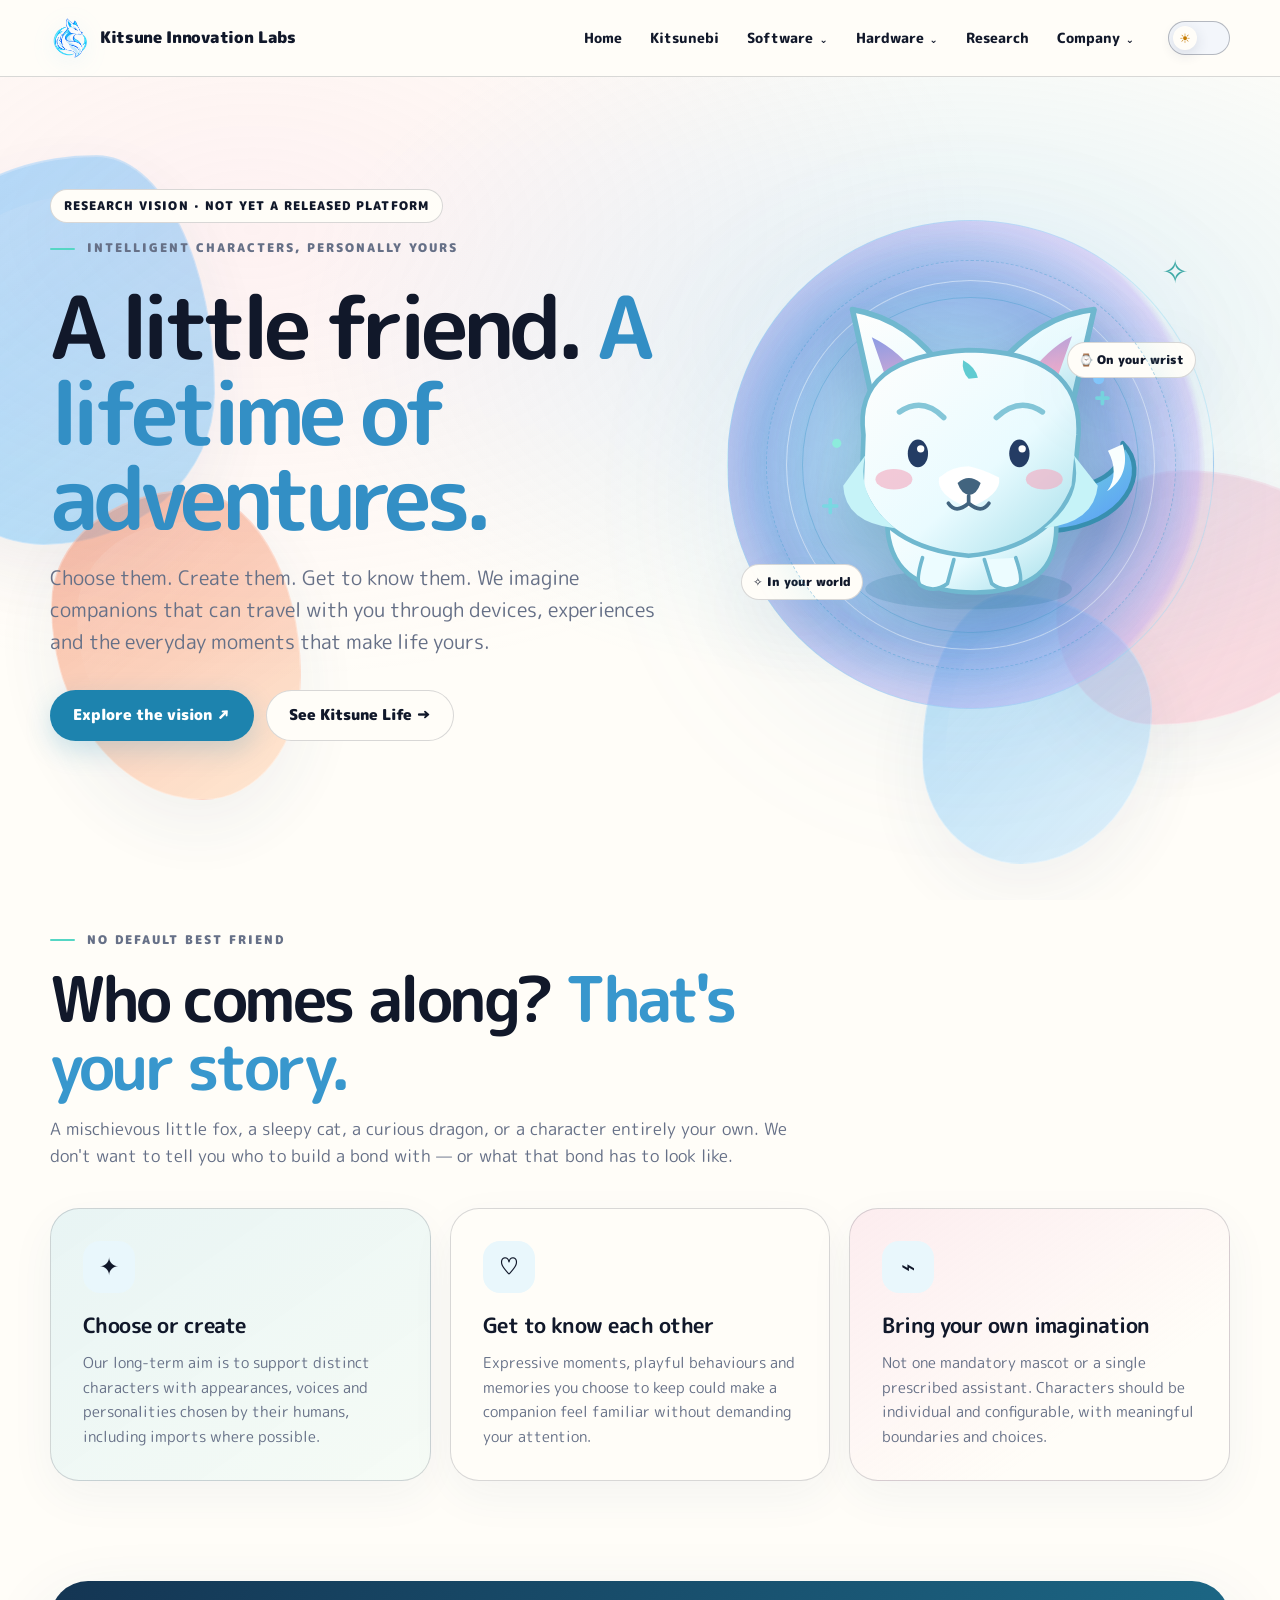
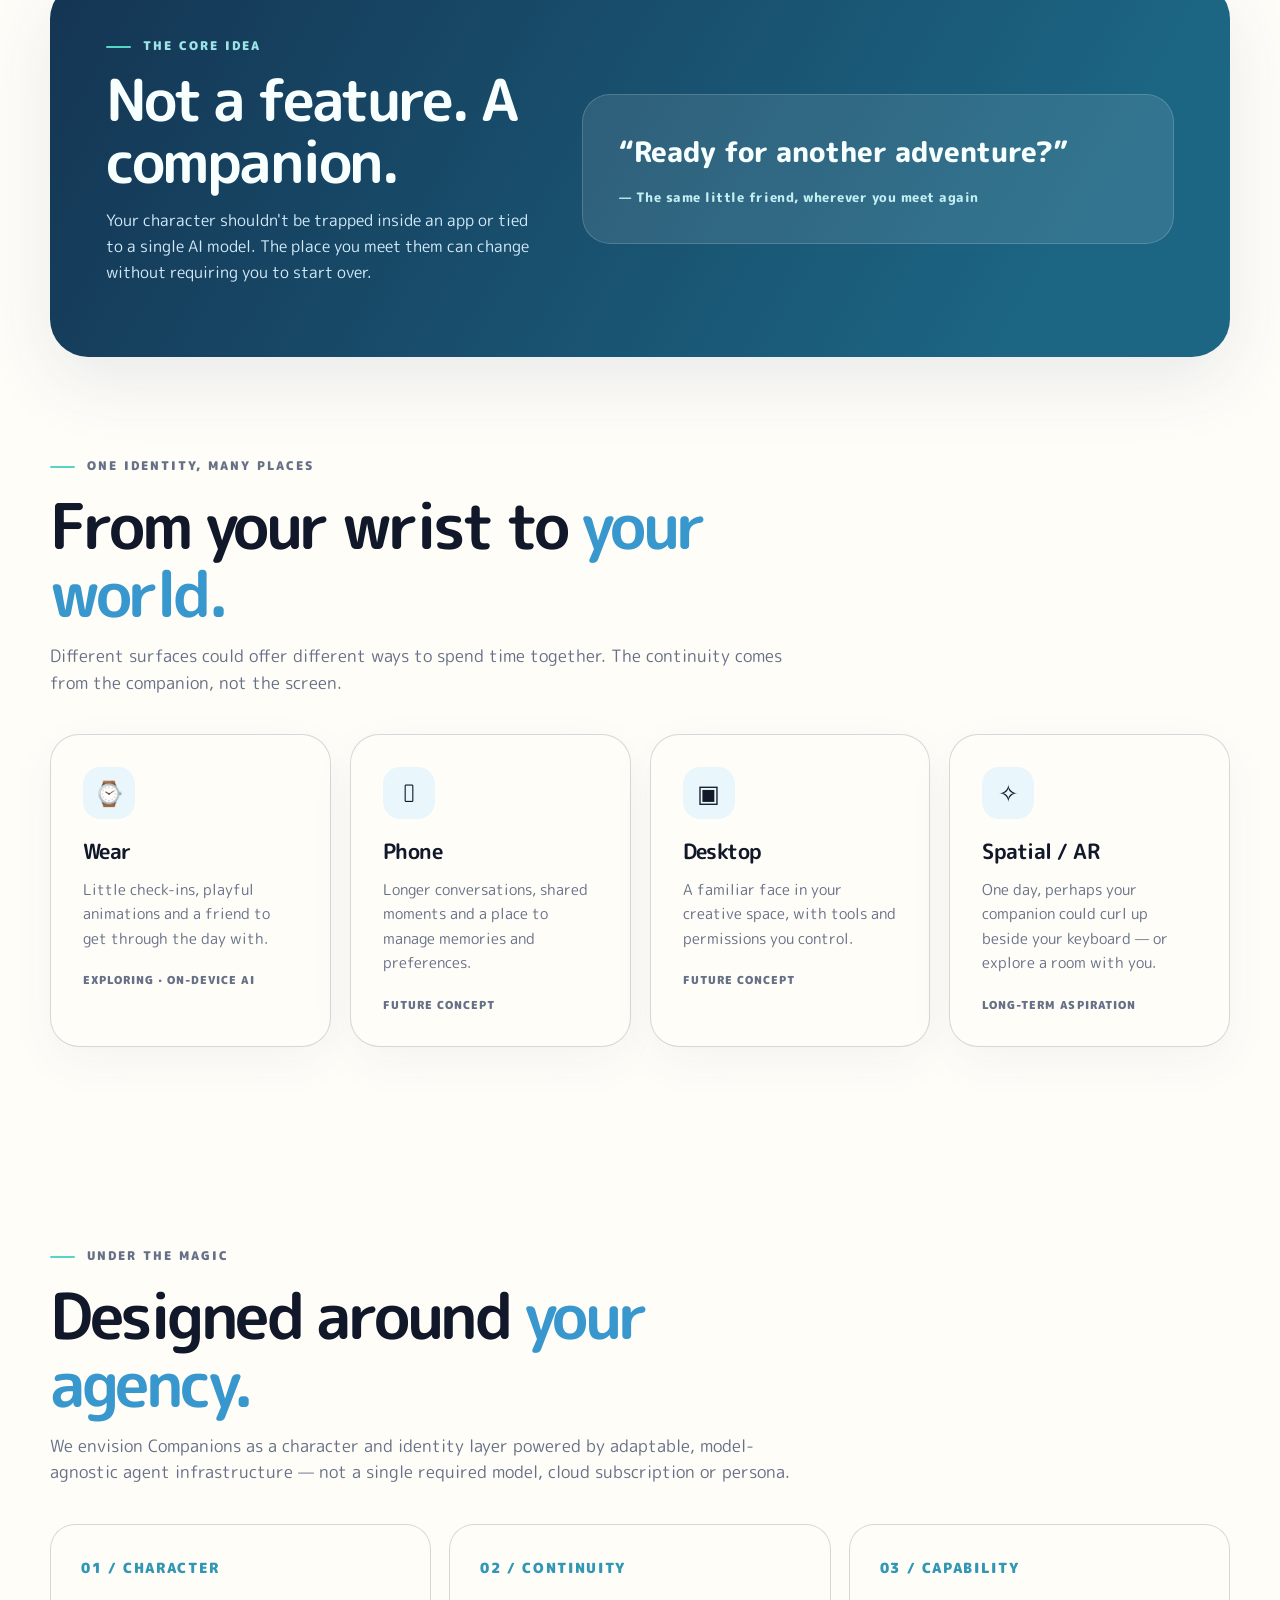
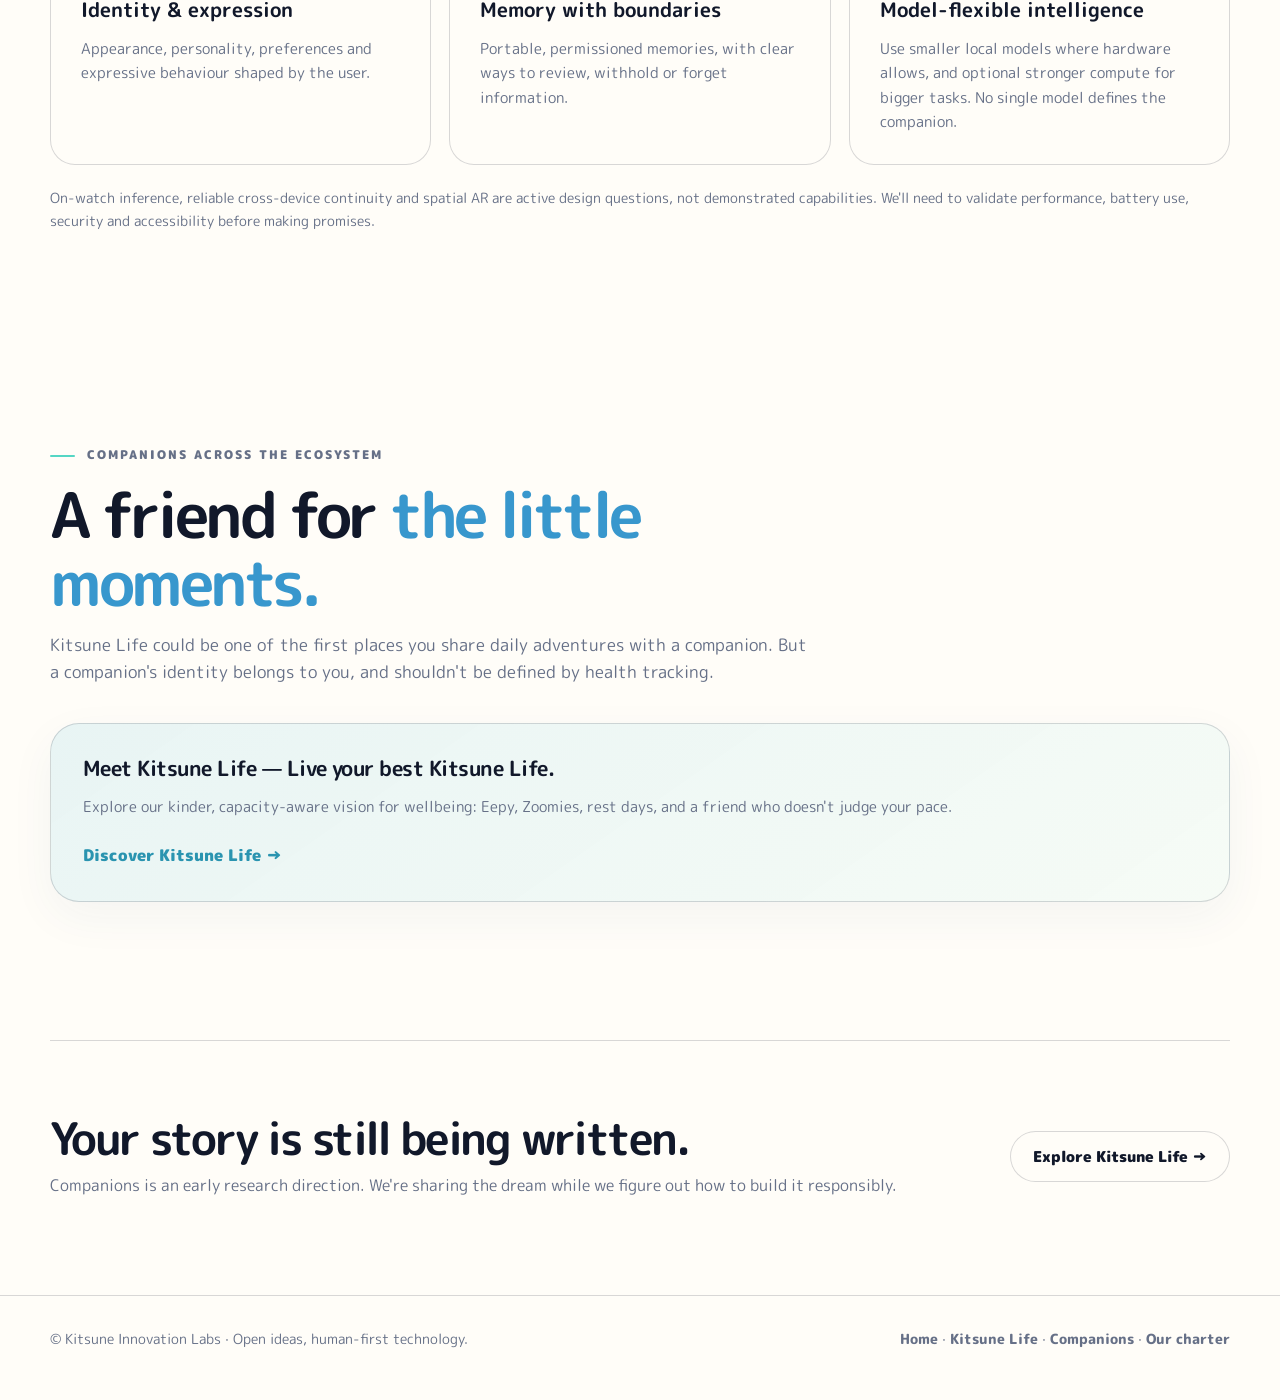
<file: companions/index.html>
<!DOCTYPE html>
<html lang="en" data-theme="day">
<head>
<meta charset="utf-8"><meta name="viewport" content="width=device-width,initial-scale=1">
<title>Companions — Kitsune Innovation Labs</title>
<meta name="description" content="Your companion. Your story. Your adventure. An open vision for intelligent characters that belong to you, not an app.">
<link rel="canonical" href="https://kitsunelabs.nz/companions/">
<meta property="og:type" content="website"><meta property="og:site_name" content="Kitsune Innovation Labs">
<meta property="og:title" content="Companions — Kitsune Innovation Labs">
<meta property="og:description" content="Your companion. Your story. Your adventure. An open vision for intelligent characters that belong to you, not an app.">
<link rel="icon" href="/assets/kitsune-emblem.png" type="image/png">
<link rel="preconnect" href="https://fonts.googleapis.com"><link rel="preconnect" href="https://fonts.gstatic.com" crossorigin>
<link href="https://fonts.googleapis.com/css2?family=M+PLUS+Rounded+1c:wght@400;500;700;800;900&display=swap" rel="stylesheet">
<link rel="stylesheet" href="/assets/kil-site-header.css"><link rel="stylesheet" href="/assets/kil-ambient.css"><link rel="stylesheet" href="/assets/kil-concepts.css">
<script type="module" src="/assets/kil-site-header.mjs"></script>
</head>
<body>
<div class="page-blobs" aria-hidden="true"><div class="page-blob one" data-depth="0.055"></div><div class="page-blob two" data-depth="0.075"></div><div class="page-blob three" data-depth="0.09"></div><div class="page-blob four" data-depth="0.045"></div></div>
<div data-kil-header></div><main class="concept-main companions">
<div class="concept-shell"><section class="hero" aria-labelledby="comp-title"><div>
<span class="status">Research vision · Not yet a released platform</span>
<div class="eyebrow">Intelligent characters, personally yours</div>
<h1 id="comp-title">A little friend. <em>A lifetime of adventures.</em></h1>
<p class="lead">Choose them. Create them. Get to know them. We imagine companions that can travel with you through devices, experiences and the everyday moments that make life yours.</p>
<div class="actions"><a class="action primary" href="#your-companion">Explore the vision ↗</a><a class="action" href="/life/">See Kitsune Life →</a></div>
</div><div class="art"><div class="halo" aria-hidden="true"></div><div class="portal"><img src="/assets/kitsune-companion.svg" alt="An original friendly white fox character, one of many possible companions"><span class="orb wrist">⌚ On your wrist</span><span class="orb world">✧ In your world</span></div><span class="star one" aria-hidden="true">✧</span></div></section></div>
<div class="concept-shell"><section id="your-companion" aria-labelledby="choice-title"><div class="section-heading"><div class="eyebrow">No default best friend</div><h2 id="choice-title">Who comes along? <span class="tint">That's your story.</span></h2><p>A mischievous little fox, a sleepy cat, a curious dragon, or a character entirely your own. We don't want to tell you who to build a bond with — or what that bond has to look like.</p></div>
<div class="grid three"><article class="tile highlight"><div class="icon" aria-hidden="true">✦</div><h3>Choose or create</h3><p>Our long-term aim is to support distinct characters with appearances, voices and personalities chosen by their humans, including imports where possible.</p></article>
<article class="tile"><div class="icon" aria-hidden="true">♡</div><h3>Get to know each other</h3><p>Expressive moments, playful behaviours and memories you choose to keep could make a companion feel familiar without demanding your attention.</p></article>
<article class="tile pink"><div class="icon" aria-hidden="true">⌁</div><h3>Bring your own imagination</h3><p>Not one mandatory mascot or a single prescribed assistant. Characters should be individual and configurable, with meaningful boundaries and choices.</p></article></div></section></div>
<div class="concept-shell"><div class="quiet"><div><div class="eyebrow">The core idea</div><h2>Not a feature. A companion.</h2><p>Your character shouldn't be trapped inside an app or tied to a single AI model. The place you meet them can change without requiring you to start over.</p></div><div class="quote">“Ready for another adventure?”<small>— The same little friend, wherever you meet again</small></div></div></div>
<div class="concept-shell"><section aria-labelledby="everywhere-title"><div class="section-heading"><div class="eyebrow">One identity, many places</div><h2 id="everywhere-title">From your wrist to <span class="tint">your world.</span></h2><p>Different surfaces could offer different ways to spend time together. The continuity comes from the companion, not the screen.</p></div><div class="grid four">
<article class="tile"><div class="icon" aria-hidden="true">⌚</div><h3>Wear</h3><p>Little check-ins, playful animations and a friend to get through the day with.</p><span class="micro">Exploring · On-device AI</span></article>
<article class="tile"><div class="icon" aria-hidden="true">▯</div><h3>Phone</h3><p>Longer conversations, shared moments and a place to manage memories and preferences.</p><span class="micro">Future concept</span></article>
<article class="tile"><div class="icon" aria-hidden="true">▣</div><h3>Desktop</h3><p>A familiar face in your creative space, with tools and permissions you control.</p><span class="micro">Future concept</span></article>
<article class="tile"><div class="icon" aria-hidden="true">✧</div><h3>Spatial / AR</h3><p>One day, perhaps your companion could curl up beside your keyboard — or explore a room with you.</p><span class="micro">Long-term aspiration</span></article></div></section></div>
<div class="concept-shell"><section aria-labelledby="building-title"><div class="section-heading"><div class="eyebrow">Under the magic</div><h2 id="building-title">Designed around <span class="tint">your agency.</span></h2><p>We envision Companions as a character and identity layer powered by adaptable, model-agnostic agent infrastructure — not a single required model, cloud subscription or persona.</p></div>
<div class="lineage"><article class="step"><span class="stepno">01 / CHARACTER</span><h3>Identity &amp; expression</h3><p>Appearance, personality, preferences and expressive behaviour shaped by the user.</p></article>
<article class="step"><span class="stepno">02 / CONTINUITY</span><h3>Memory with boundaries</h3><p>Portable, permissioned memories, with clear ways to review, withhold or forget information.</p></article>
<article class="step"><span class="stepno">03 / CAPABILITY</span><h3>Model-flexible intelligence</h3><p>Use smaller local models where hardware allows, and optional stronger compute for bigger tasks. No single model defines the companion.</p></article></div>
<p class="note">On-watch inference, reliable cross-device continuity and spatial AR are active design questions, not demonstrated capabilities. We'll need to validate performance, battery use, security and accessibility before making promises.</p></section></div>
<div class="concept-shell"><section aria-labelledby="life-bridge"><div class="section-heading"><div class="eyebrow">Companions across the ecosystem</div><h2 id="life-bridge">A friend for <span class="tint">the little moments.</span></h2><p>Kitsune Life could be one of the first places you share daily adventures with a companion. But a companion's identity belongs to you, and shouldn't be defined by health tracking.</p></div>
<a class="tile link-card highlight" href="/life/"><h3>Meet Kitsune Life — Live your best Kitsune Life.</h3><p>Explore our kinder, capacity-aware vision for wellbeing: Eepy, Zoomies, rest days, and a friend who doesn't judge your pace.</p><span class="arrow">Discover Kitsune Life →</span></a></section></div>
<div class="concept-shell"><div class="foot-cta"><div><h2>Your story is still being written.</h2><p>Companions is an early research direction. We're sharing the dream while we figure out how to build it responsibly.</p></div><a class="action" href="/life/">Explore Kitsune Life →</a></div></div>
</main><footer class="site-footer"><div class="concept-shell"><span>© Kitsune Innovation Labs · Open ideas, human-first technology.</span><span><a href="/">Home</a> · <a href="/life/">Kitsune Life</a> · <a href="/companions/">Companions</a> · <a href="/charter/">Our charter</a></span></div></footer><script type="module" src="/assets/kil-ambient-motion.mjs"></script>
</body></html>
</file>
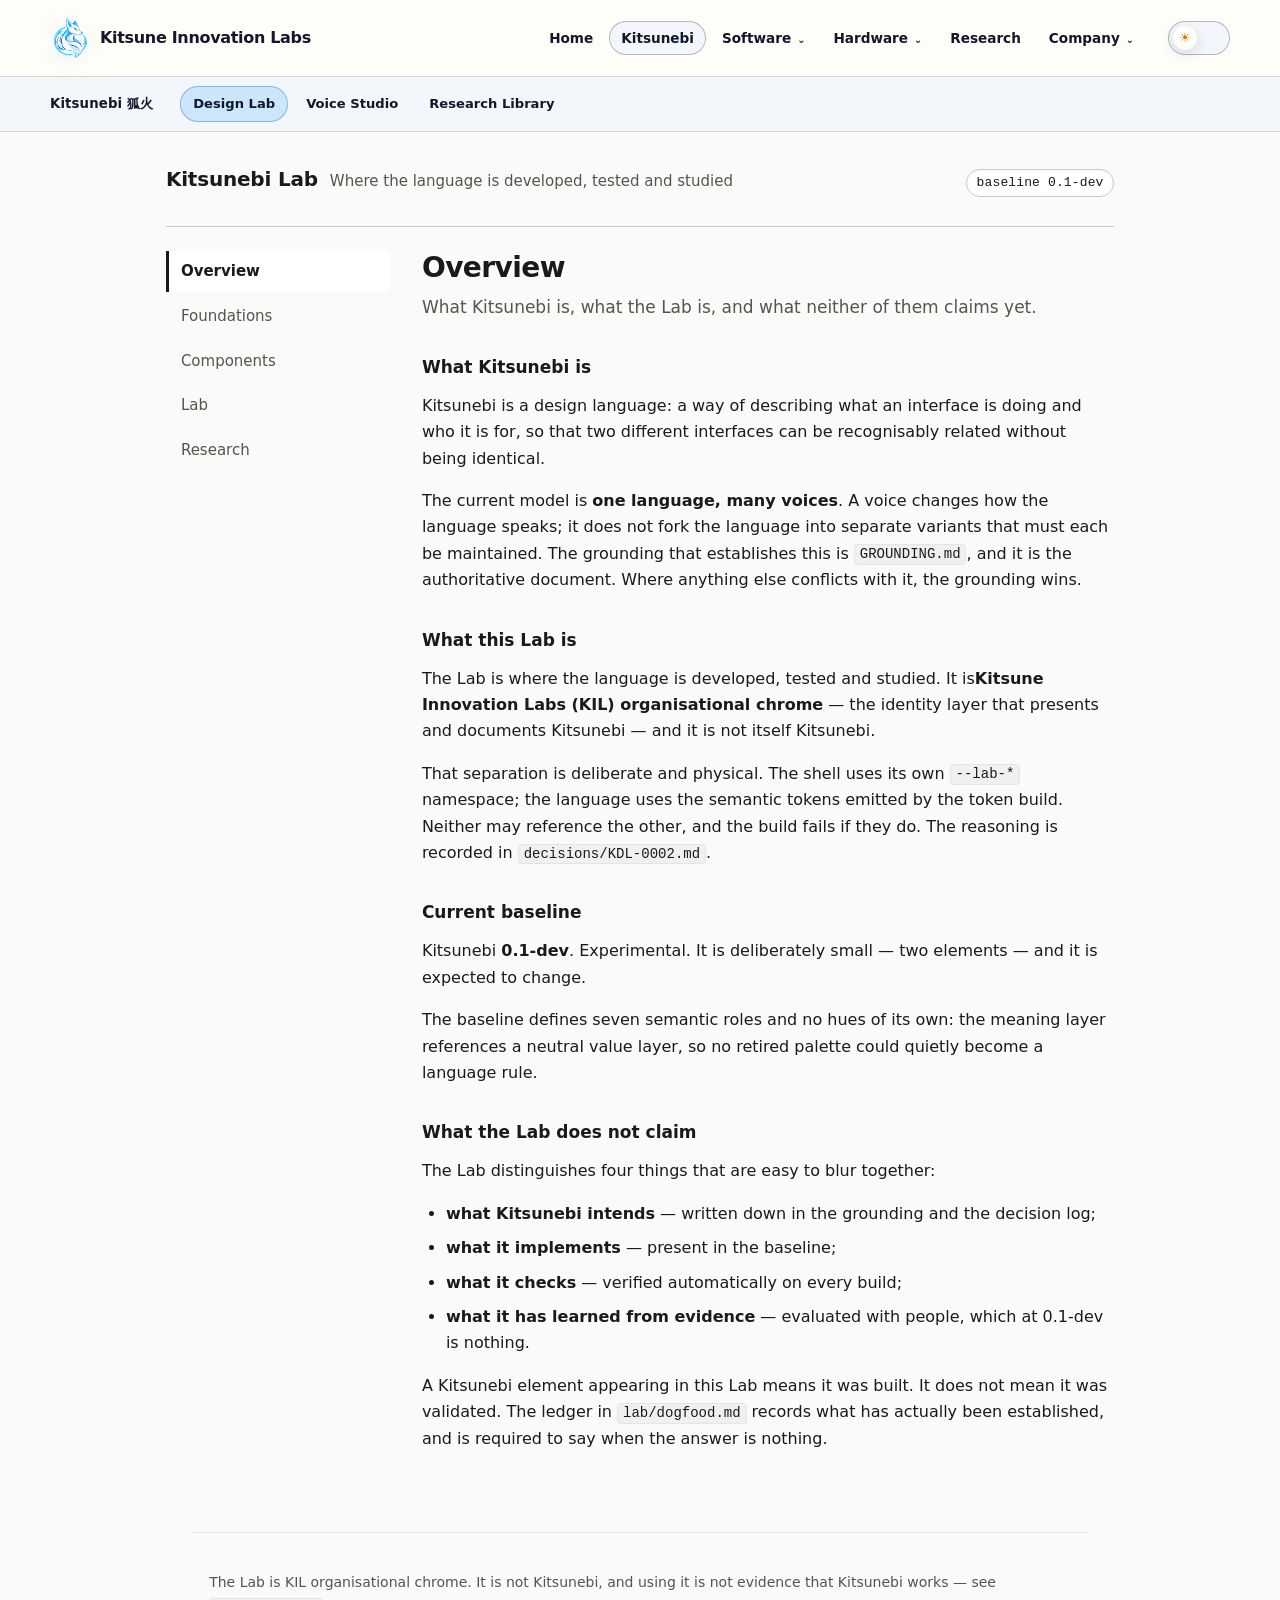
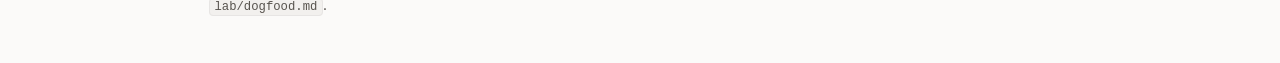
<file: design/index.html>
<!doctype html>
<html lang="en">
  <head>
    <meta charset="utf-8" />
    <meta name="viewport" content="width=device-width, initial-scale=1" />
    <title>Kitsunebi Lab</title>
    <meta
      name="description"
      content="The Kitsunebi Lab: where the Kitsunebi design language is developed, tested and studied."
    />
    <meta name="color-scheme" content="light" />
    <script type="module" crossorigin src="./assets/index-YxUlv8fD.js"></script>
    <link rel="stylesheet" crossorigin href="./assets/index-DX6uU6Iw.css">
    <link rel="stylesheet" href="/assets/kil-site-header.css">
    <script type="module" src="/assets/kil-site-header.mjs"></script>
    <link rel="stylesheet" href="./kb-navigation.css">
    <script type="module" src="./kb-navigation.mjs"></script>
  </head>
  <body>
    <div id="root"></div>
  </body>
</html>
</file>
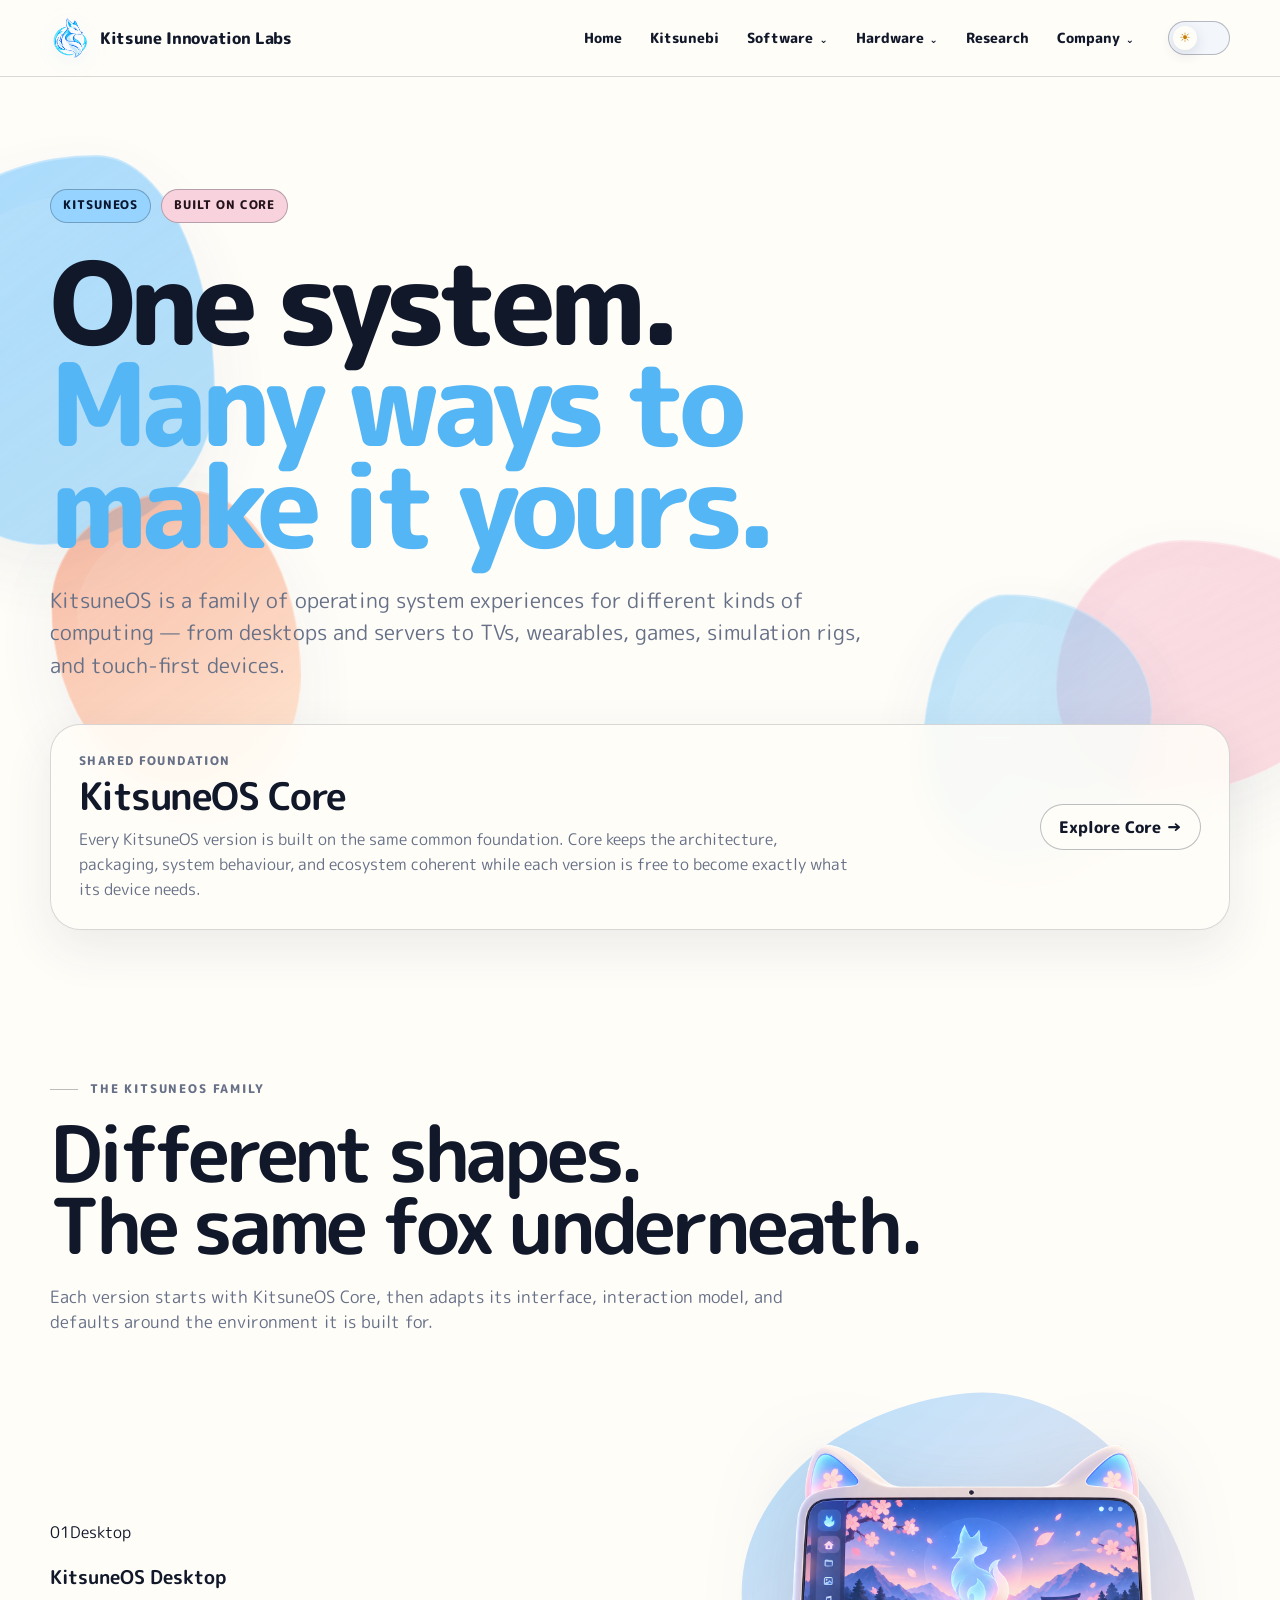
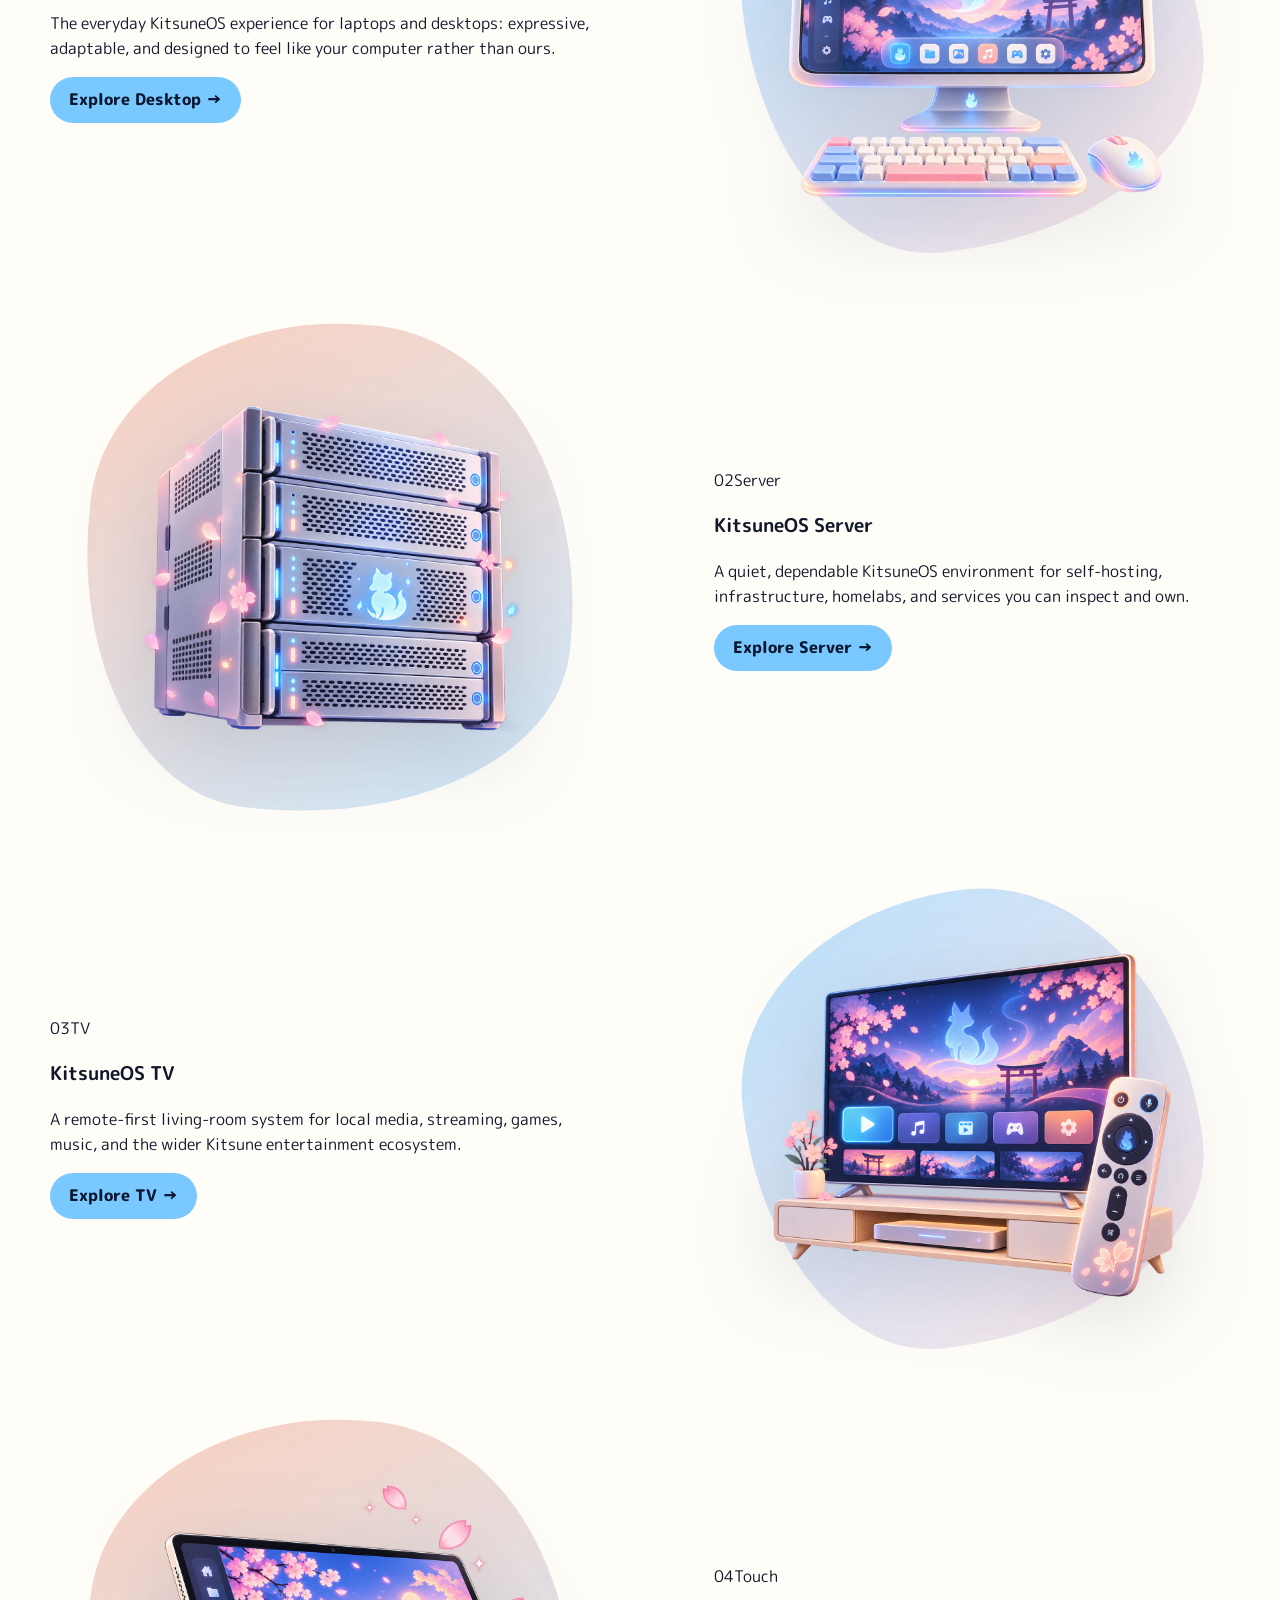
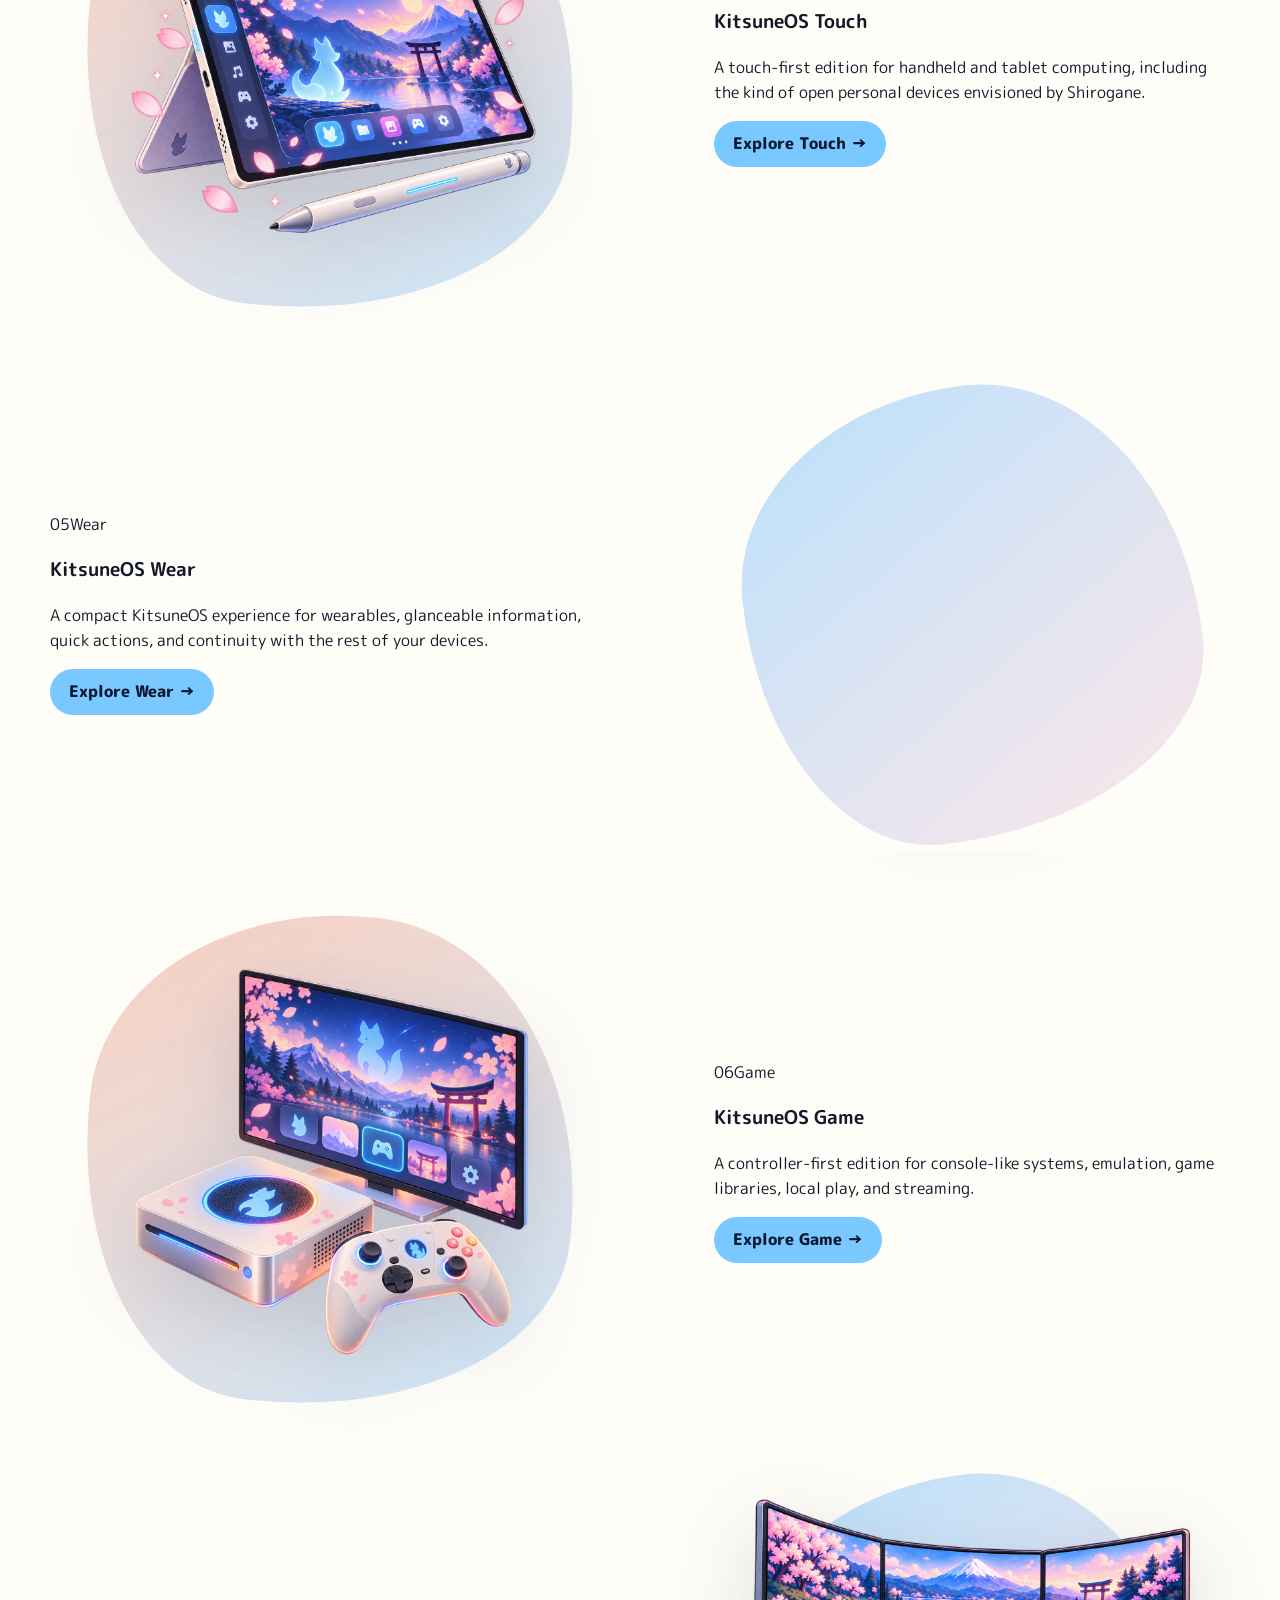
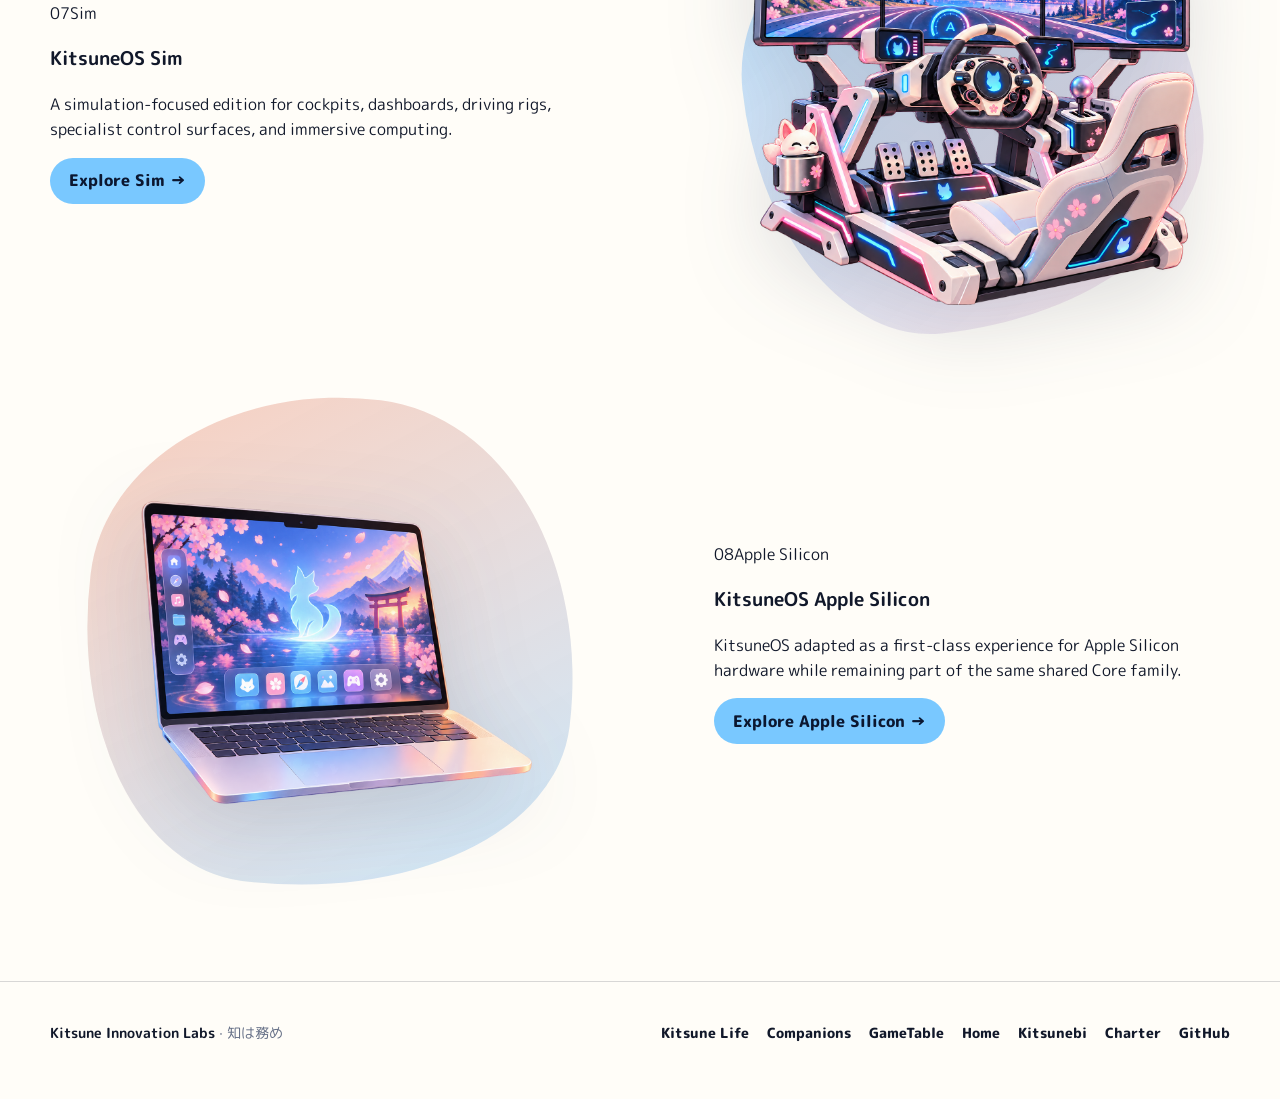
<file: kitsuneos/index.html>
<!doctype html>
<html lang="en">
  <head>
    <meta charset="UTF-8" />
    <meta name="viewport" content="width=device-width, initial-scale=1.0" />
    <!-- Load the canonical site-wide navigation at runtime.
         This Vite app is built under /kitsuneos/, while shared site assets
         are served from /assets/ by the website staging/production assembly. -->
    <script>
      (() => {
        const stylesheet = document.createElement("link");
        stylesheet.rel = "stylesheet";
        stylesheet.href = "/assets/kil-site-header.css";
        document.head.append(stylesheet);
        const headerModule = document.createElement("script");
        headerModule.type = "module";
        headerModule.src = "/assets/kil-site-header.mjs";
        document.head.append(headerModule);
      })();
    </script>
    <title>Kitsune OS — the fox's own distro, btw</title>
    <meta
      name="description"
      content="A desktop Linux built on Arch — beautiful but geeky. Kitsune Edition for the head start, HyprKitsune Edition for the chaos. Made from the culture, not for it."
    />
    <meta name="theme-color" content="#250f15" />
    <link rel="icon" type="image/png" href="/kitsuneos/kitsune-mark.png" />

    <!-- Open Graph / Discord & social embeds -->
    <meta property="og:type" content="website" />
    <meta property="og:site_name" content="Kitsune OS" />
    <meta property="og:title" content="Kitsune OS — the fox's own distro, btw" />
    <meta
      property="og:description"
      content="A desktop Linux built on Arch — beautiful but geeky. Kitsune Edition for the head start, HyprKitsune Edition for the chaos. Made from the culture, not for it."
    />
    <meta property="og:url" content="https://os.kitsunelabs.nz/" />
    <meta property="og:image" content="https://os.kitsunelabs.nz/og-image.png" />
    <meta property="og:image:width" content="1024" />
    <meta property="og:image:height" content="1024" />

    <!-- Twitter -->
    <meta name="twitter:card" content="summary_large_image" />
    <meta name="twitter:title" content="Kitsune OS — the fox's own distro, btw" />
    <meta
      name="twitter:description"
      content="A desktop Linux built on Arch — beautiful but geeky. Kitsune Edition for the head start, HyprKitsune Edition for the chaos."
    />
    <meta name="twitter:image" content="https://os.kitsunelabs.nz/og-image.png" />
    <script type="module" crossorigin src="/kitsuneos/assets/index-BEUnstDv.js"></script>
    <link rel="stylesheet" crossorigin href="/kitsuneos/assets/index-B10yJc8G.css">
  </head>
  <body>
    <div data-kil-header>
      <nav aria-label="Primary navigation">
        <a href="/">Home</a> · <a href="/design/">Kitsunebi</a> ·
        <a href="/kitsuneos/">KitsuneOS</a> · <a href="/gametable/">GameTable</a> ·
        <a href="/life/">Kitsune Life</a> · <a href="/companions/">Companions</a> ·
        <a href="/design/research/">Research</a> · <a href="/charter/">Charter</a>
      </nav>
    </div>
    <div id="root"></div>
    <noscript>
      <div style="max-width: 560px; margin: 80px auto; padding: 0 24px; text-align: center; font-family: system-ui, sans-serif; color: #eceadf; background: #250f15;">
        <img src="/kitsuneos/kitsune-mark.png" alt="Kitsune OS mark" style="width: 120px; height: 120px;" />
        <h1 style="margin: 16px 0 8px;">Kitsune OS</h1>
        <p style="opacity: 0.8;">the fox's own distro, btw</p>
        <p style="margin-top: 24px; font-size: 0.9rem; opacity: 0.6;">
          This site needs JavaScript for the full experience — the fox is worth it. 🦊
        </p>
      </div>
    </noscript>
  </body>
</html>
</file>
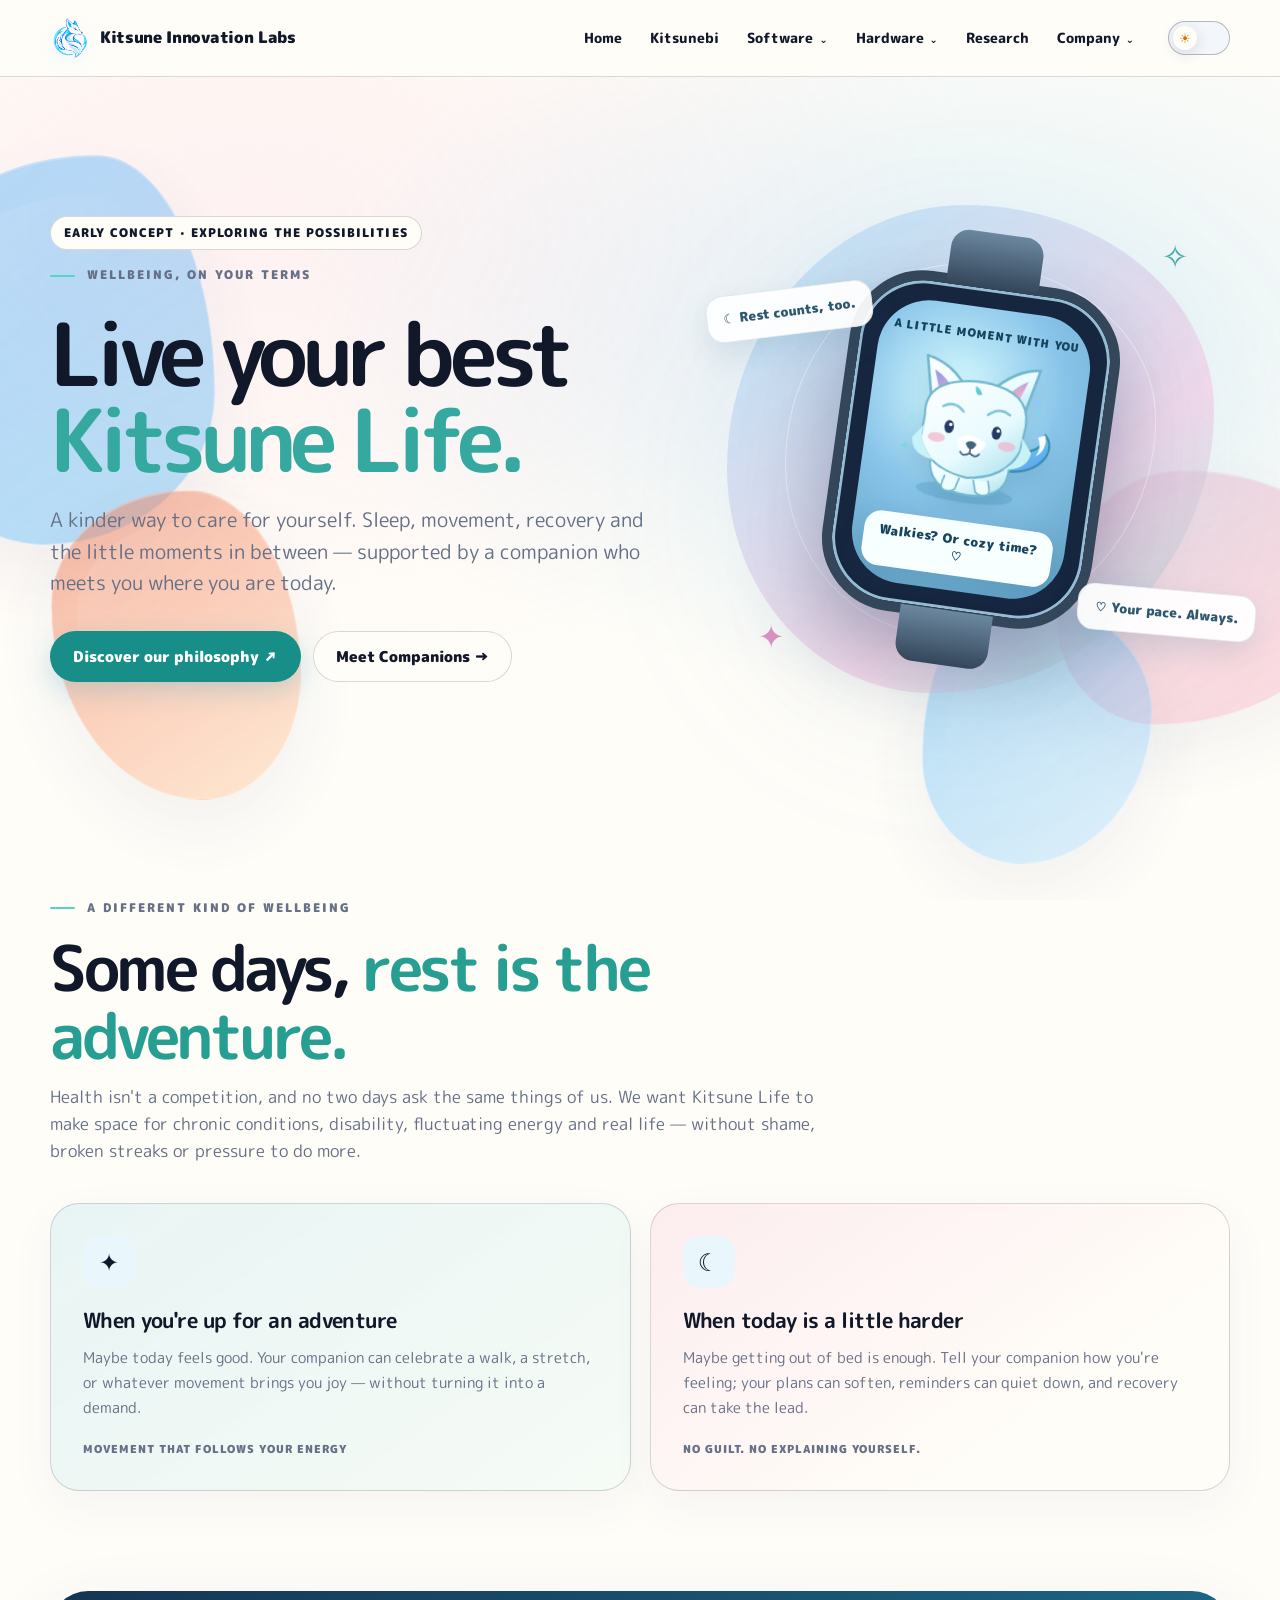
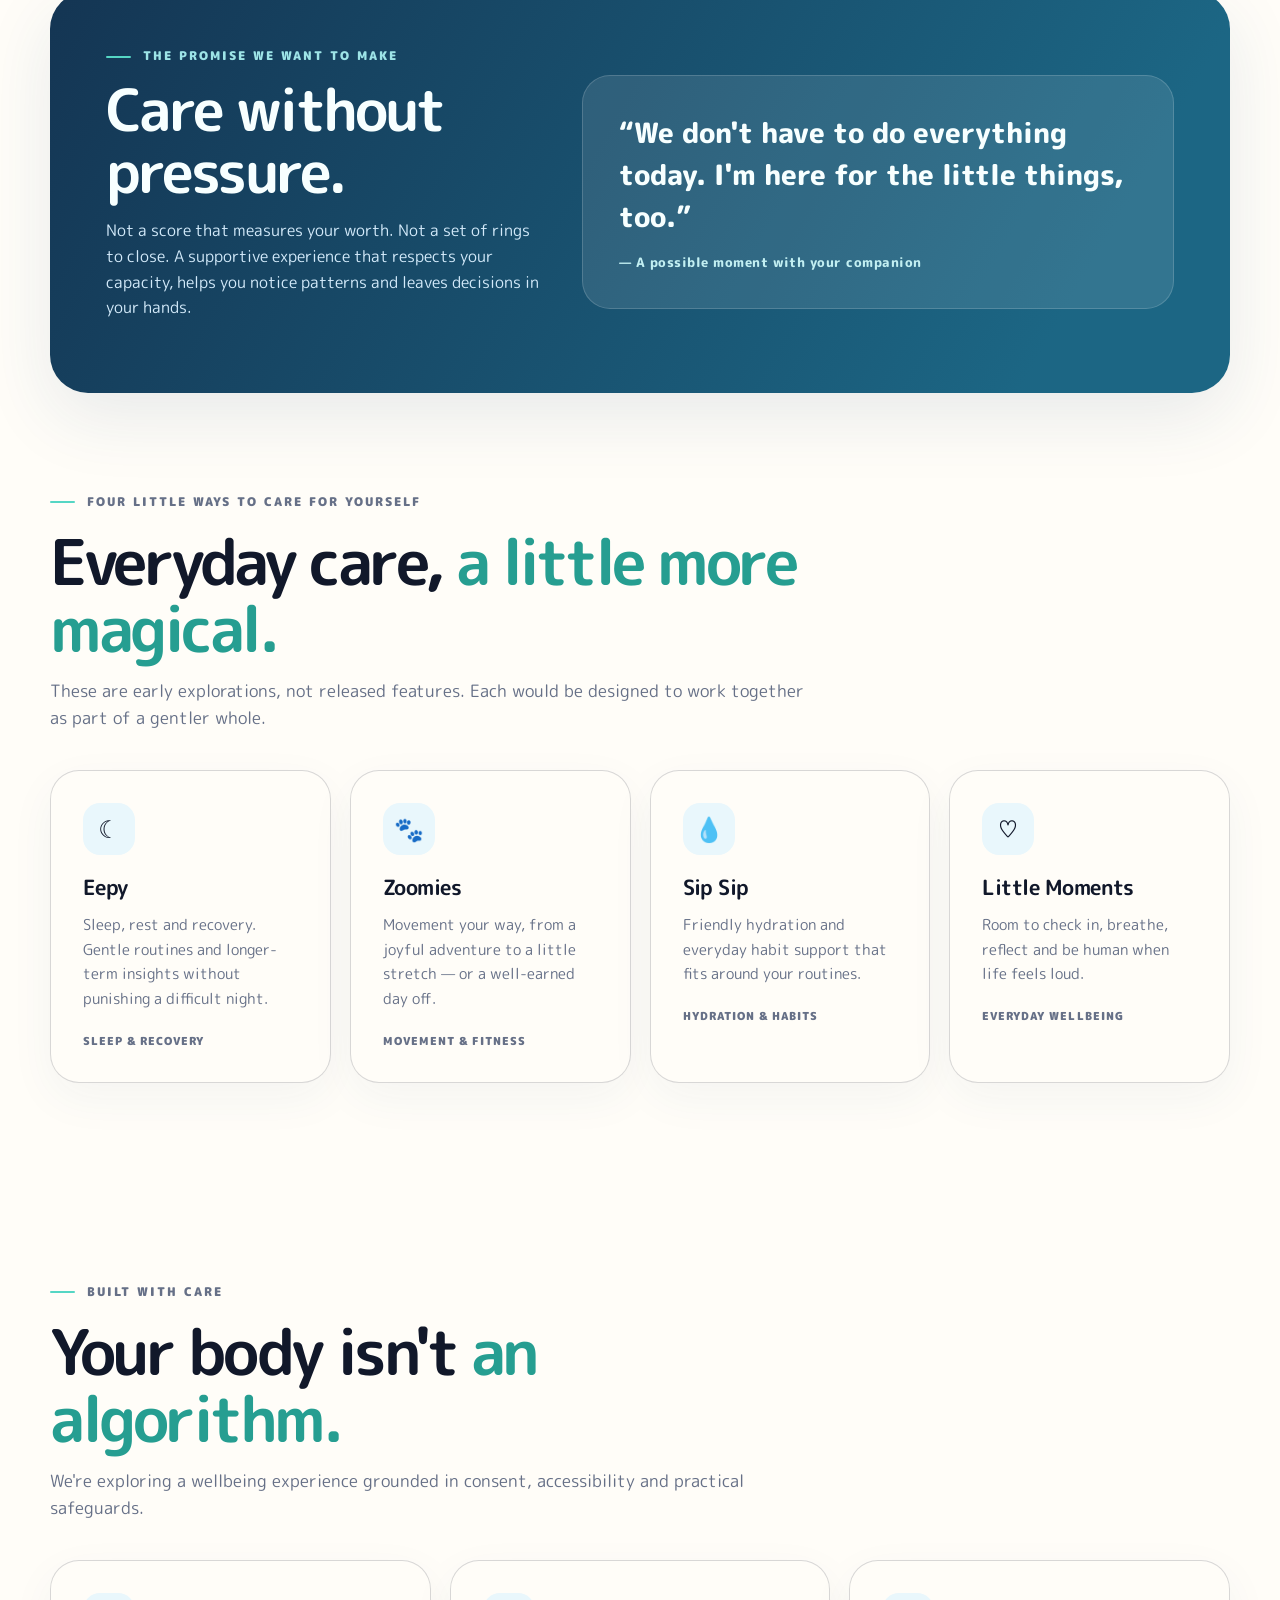
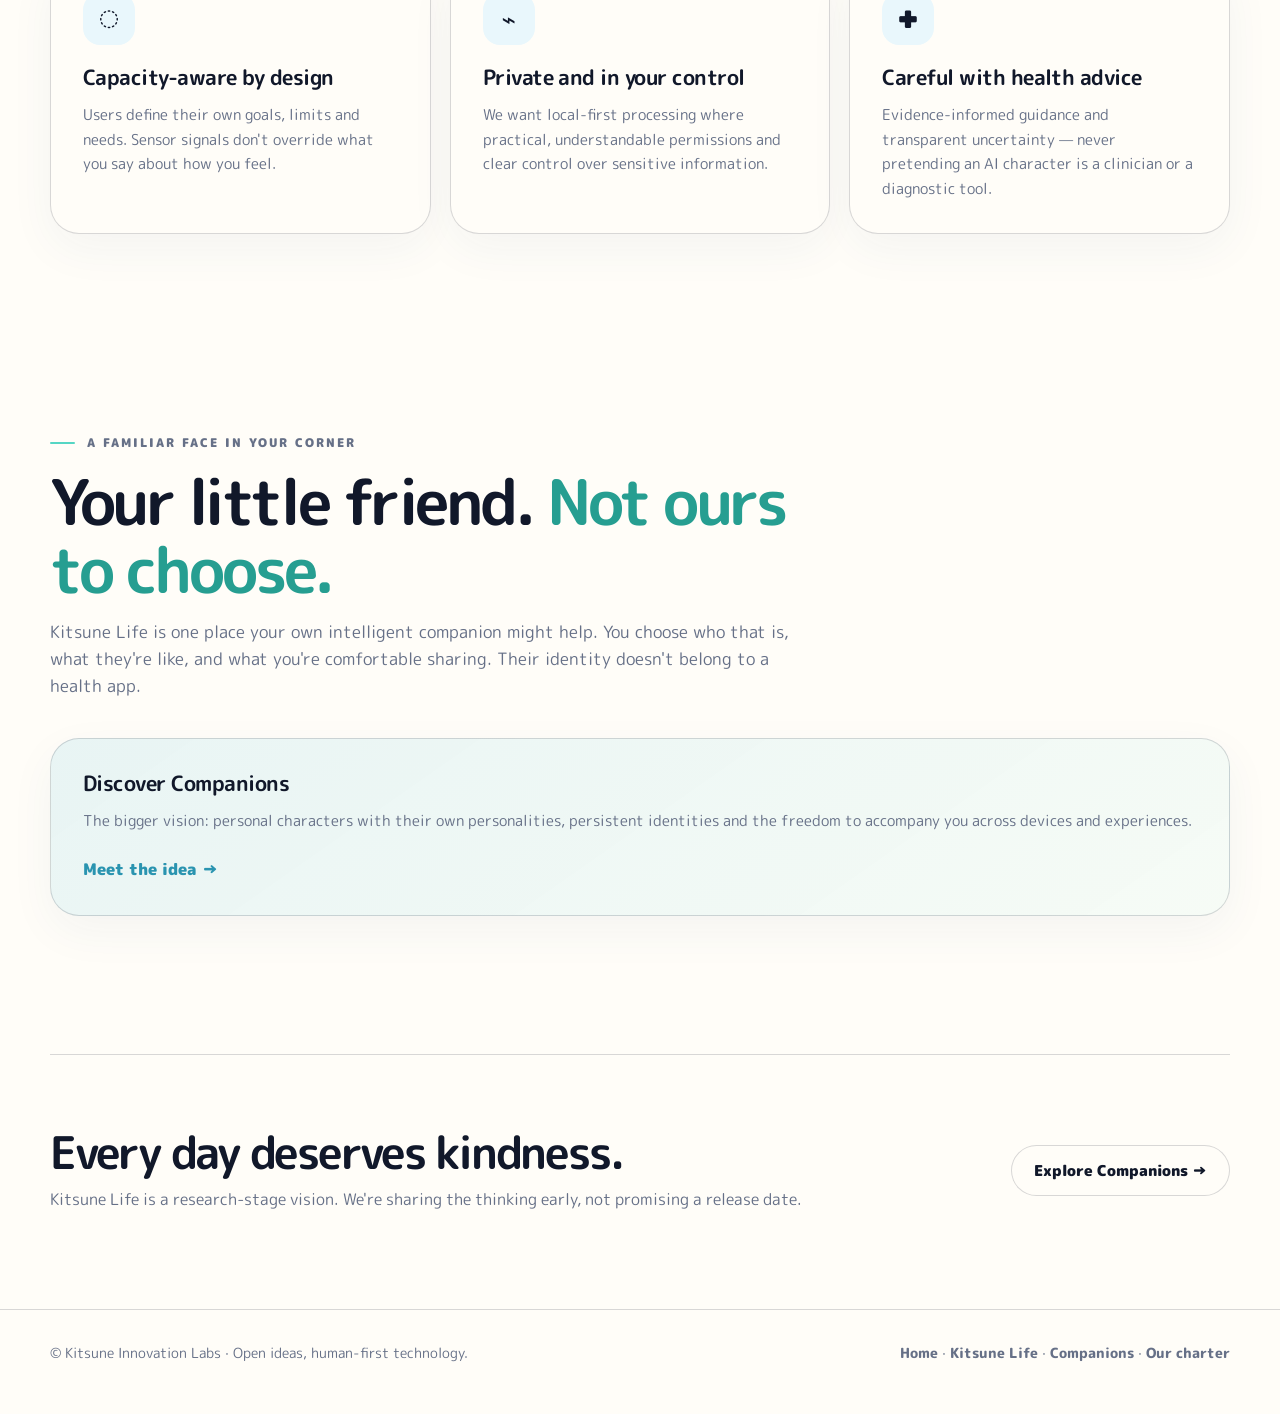
<file: life/index.html>
<!DOCTYPE html>
<html lang="en" data-theme="day">
<head>
<meta charset="utf-8"><meta name="viewport" content="width=device-width,initial-scale=1">
<title>Kitsune Life — Kitsune Innovation Labs</title>
<meta name="description" content="A kinder approach to health and wellbeing. Your life, your pace, with a little companion by your side.">
<link rel="canonical" href="https://kitsunelabs.nz/life/">
<meta property="og:type" content="website"><meta property="og:site_name" content="Kitsune Innovation Labs">
<meta property="og:title" content="Kitsune Life — Kitsune Innovation Labs">
<meta property="og:description" content="A kinder approach to health and wellbeing. Your life, your pace, with a little companion by your side.">
<link rel="icon" href="/assets/kitsune-emblem.png" type="image/png">
<link rel="preconnect" href="https://fonts.googleapis.com"><link rel="preconnect" href="https://fonts.gstatic.com" crossorigin>
<link href="https://fonts.googleapis.com/css2?family=M+PLUS+Rounded+1c:wght@400;500;700;800;900&display=swap" rel="stylesheet">
<link rel="stylesheet" href="/assets/kil-site-header.css"><link rel="stylesheet" href="/assets/kil-ambient.css"><link rel="stylesheet" href="/assets/kil-concepts.css">
<script type="module" src="/assets/kil-site-header.mjs"></script>
</head>
<body>
<div class="page-blobs" aria-hidden="true"><div class="page-blob one" data-depth="0.055"></div><div class="page-blob two" data-depth="0.075"></div><div class="page-blob three" data-depth="0.09"></div><div class="page-blob four" data-depth="0.045"></div></div>
<div data-kil-header></div><main class="concept-main life">
<div class="concept-shell"><section class="hero" aria-labelledby="life-title"><div>
<span class="status">Early concept · Exploring the possibilities</span>
<div class="eyebrow">Wellbeing, on your terms</div>
<h1 id="life-title">Live your best <em>Kitsune Life.</em></h1>
<p class="lead">A kinder way to care for yourself. Sleep, movement, recovery and the little moments in between — supported by a companion who meets you where you are today.</p>
<div class="actions"><a class="action primary" href="#philosophy">Discover our philosophy ↗</a><a class="action" href="/companions/">Meet Companions →</a></div>
</div><div class="art" aria-label="Concept illustration of a watch with a little fox companion"><div class="halo" aria-hidden="true"></div><span class="star one" aria-hidden="true">✧</span><span class="star two" aria-hidden="true">✦</span>
<div class="watch"><div class="watch-screen"><span class="watch-top">A little moment with you</span><img src="/assets/kitsune-companion.svg" alt="A smiling white and blue fox"><div class="watch-dialog">Walkies? Or cozy time? ♡</div></div></div>
<div class="float-note a">☾ Rest counts, too.</div><div class="float-note b">♡ Your pace. Always.</div></div></section></div>
<div class="concept-shell"><section id="philosophy" aria-labelledby="philosophy-title"><div class="section-heading"><div class="eyebrow">A different kind of wellbeing</div><h2 id="philosophy-title">Some days, <span class="tint">rest is the adventure.</span></h2><p>Health isn't a competition, and no two days ask the same things of us. We want Kitsune Life to make space for chronic conditions, disability, fluctuating energy and real life — without shame, broken streaks or pressure to do more.</p></div>
<div class="grid two"><article class="tile highlight"><div class="icon" aria-hidden="true">✦</div><h3>When you're up for an adventure</h3><p>Maybe today feels good. Your companion can celebrate a walk, a stretch, or whatever movement brings you joy — without turning it into a demand.</p><span class="micro">Movement that follows your energy</span></article>
<article class="tile pink"><div class="icon" aria-hidden="true">☾</div><h3>When today is a little harder</h3><p>Maybe getting out of bed is enough. Tell your companion how you're feeling; your plans can soften, reminders can quiet down, and recovery can take the lead.</p><span class="micro">No guilt. No explaining yourself.</span></article></div></section></div>
<div class="concept-shell"><div class="quiet"><div><div class="eyebrow">The promise we want to make</div><h2>Care without pressure.</h2><p>Not a score that measures your worth. Not a set of rings to close. A supportive experience that respects your capacity, helps you notice patterns and leaves decisions in your hands.</p></div><div class="quote">“We don't have to do everything today. I'm here for the little things, too.”<small>— A possible moment with your companion</small></div></div></div>
<div class="concept-shell"><section id="experiences" aria-labelledby="experiences-title"><div class="section-heading"><div class="eyebrow">Four little ways to care for yourself</div><h2 id="experiences-title">Everyday care, <span class="tint">a little more magical.</span></h2><p>These are early explorations, not released features. Each would be designed to work together as part of a gentler whole.</p></div>
<div class="grid four"><article class="tile"><div class="icon" aria-hidden="true">☾</div><h3>Eepy</h3><p>Sleep, rest and recovery. Gentle routines and longer-term insights without punishing a difficult night.</p><span class="micro">Sleep &amp; recovery</span></article>
<article class="tile"><div class="icon" aria-hidden="true">🐾</div><h3>Zoomies</h3><p>Movement your way, from a joyful adventure to a little stretch — or a well-earned day off.</p><span class="micro">Movement &amp; fitness</span></article>
<article class="tile"><div class="icon" aria-hidden="true">💧</div><h3>Sip Sip</h3><p>Friendly hydration and everyday habit support that fits around your routines.</p><span class="micro">Hydration &amp; habits</span></article>
<article class="tile"><div class="icon" aria-hidden="true">♡</div><h3>Little Moments</h3><p>Room to check in, breathe, reflect and be human when life feels loud.</p><span class="micro">Everyday wellbeing</span></article></div></section></div>
<div class="concept-shell"><section aria-labelledby="life-principles"><div class="section-heading"><div class="eyebrow">Built with care</div><h2 id="life-principles">Your body isn't <span class="tint">an algorithm.</span></h2><p>We're exploring a wellbeing experience grounded in consent, accessibility and practical safeguards.</p></div><div class="grid three">
<article class="tile"><div class="icon" aria-hidden="true">◌</div><h3>Capacity-aware by design</h3><p>Users define their own goals, limits and needs. Sensor signals don't override what you say about how you feel.</p></article>
<article class="tile"><div class="icon" aria-hidden="true">⌁</div><h3>Private and in your control</h3><p>We want local-first processing where practical, understandable permissions and clear control over sensitive information.</p></article>
<article class="tile"><div class="icon" aria-hidden="true">✚</div><h3>Careful with health advice</h3><p>Evidence-informed guidance and transparent uncertainty — never pretending an AI character is a clinician or a diagnostic tool.</p></article></div></section></div>
<div class="concept-shell"><section aria-labelledby="little-friend-title"><div class="section-heading"><div class="eyebrow">A familiar face in your corner</div><h2 id="little-friend-title">Your little friend. <span class="tint">Not ours to choose.</span></h2><p>Kitsune Life is one place your own intelligent companion might help. You choose who that is, what they're like, and what you're comfortable sharing. Their identity doesn't belong to a health app.</p></div><a class="tile link-card highlight" href="/companions/"><h3>Discover Companions</h3><p>The bigger vision: personal characters with their own personalities, persistent identities and the freedom to accompany you across devices and experiences.</p><span class="arrow">Meet the idea →</span></a></section></div>
<div class="concept-shell"><div class="foot-cta"><div><h2>Every day deserves kindness.</h2><p>Kitsune Life is a research-stage vision. We're sharing the thinking early, not promising a release date.</p></div><a class="action" href="/companions/">Explore Companions →</a></div></div>
</main><footer class="site-footer"><div class="concept-shell"><span>© Kitsune Innovation Labs · Open ideas, human-first technology.</span><span><a href="/">Home</a> · <a href="/life/">Kitsune Life</a> · <a href="/companions/">Companions</a> · <a href="/charter/">Our charter</a></span></div></footer><script type="module" src="/assets/kil-ambient-motion.mjs"></script>
</body></html>
</file>
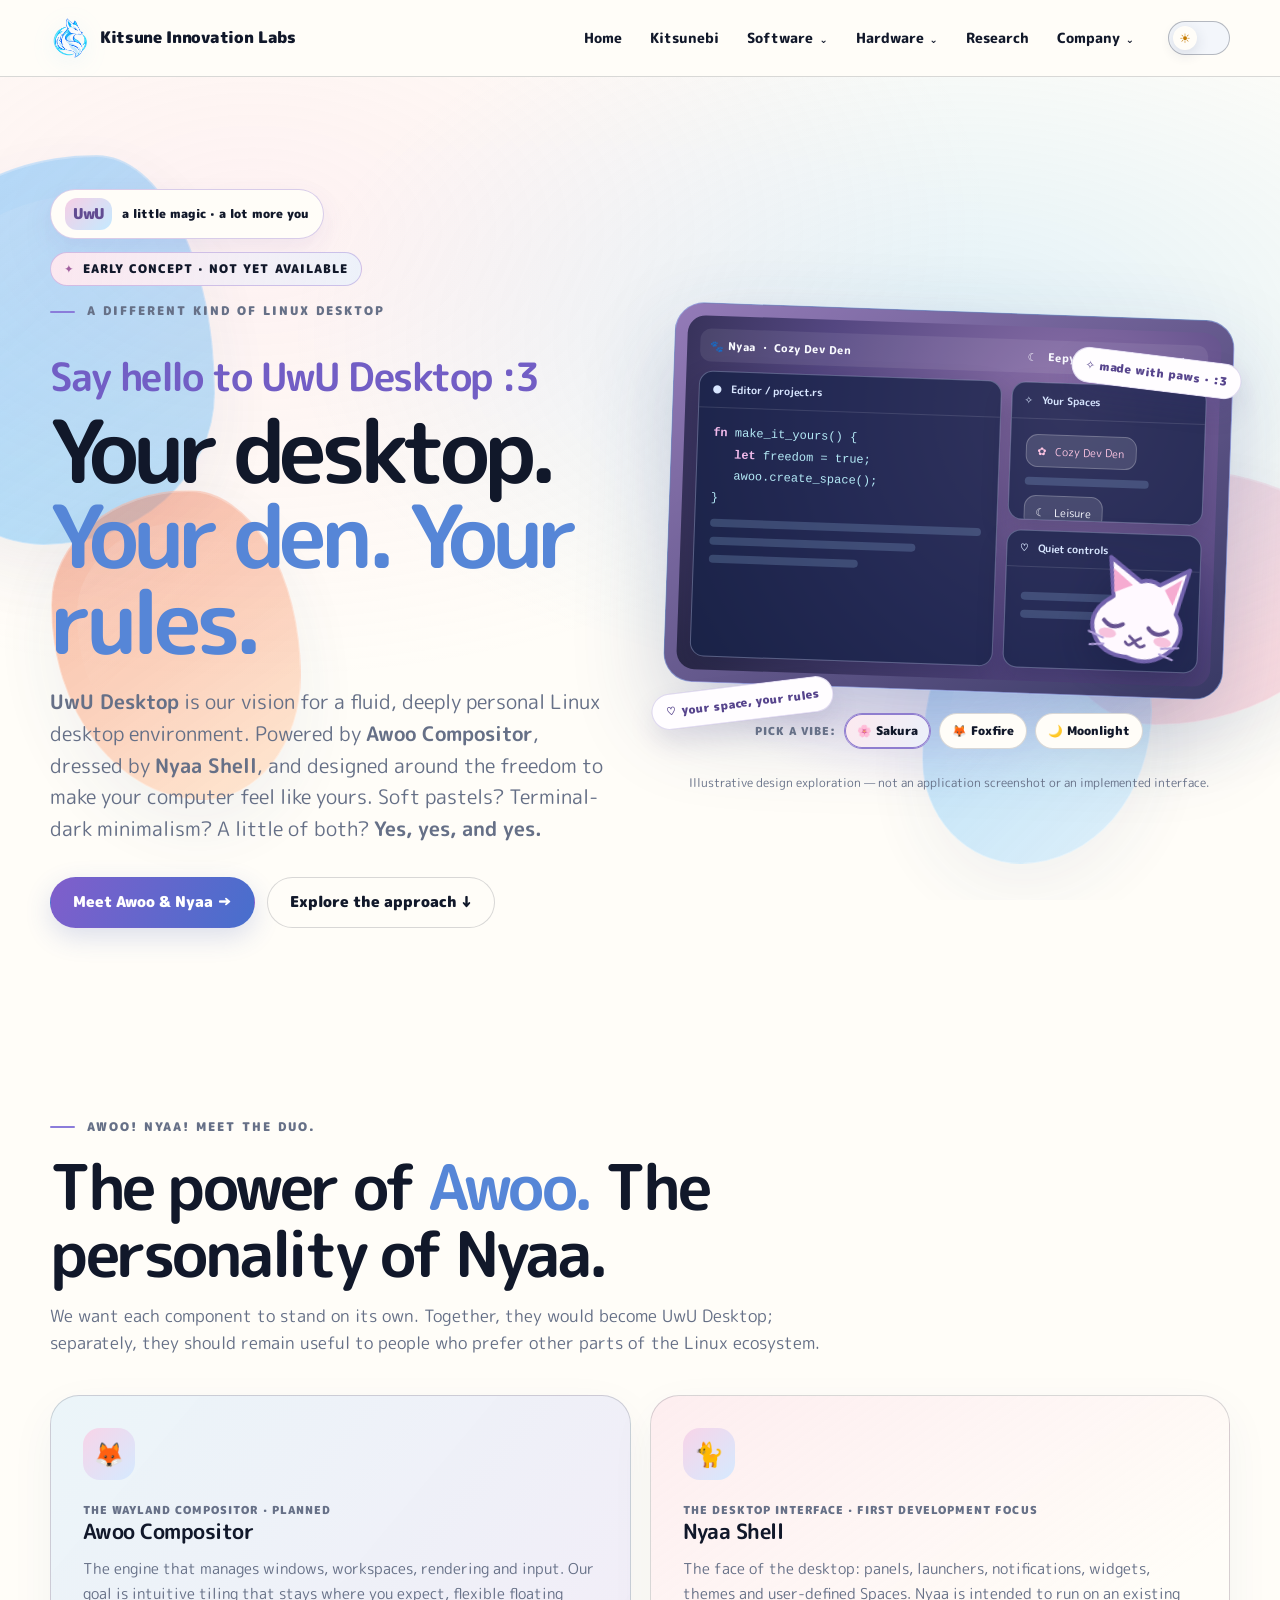
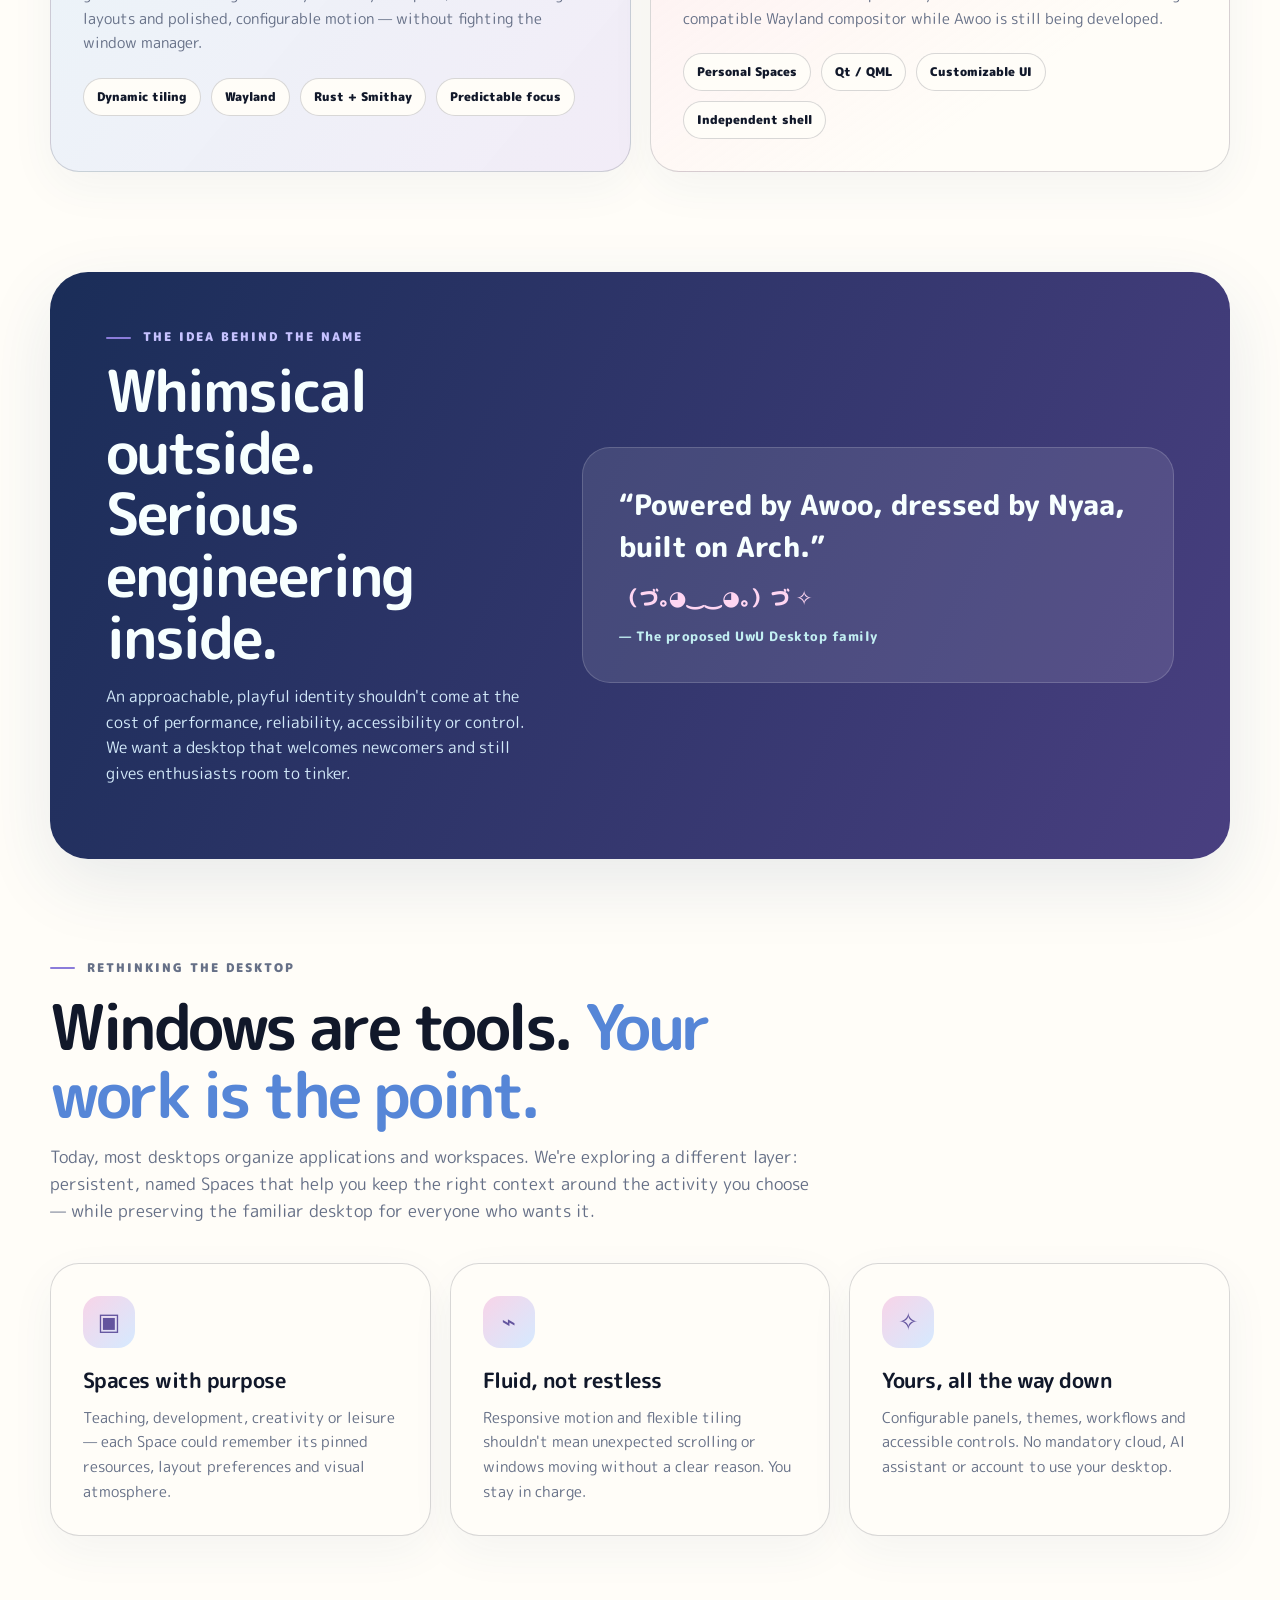
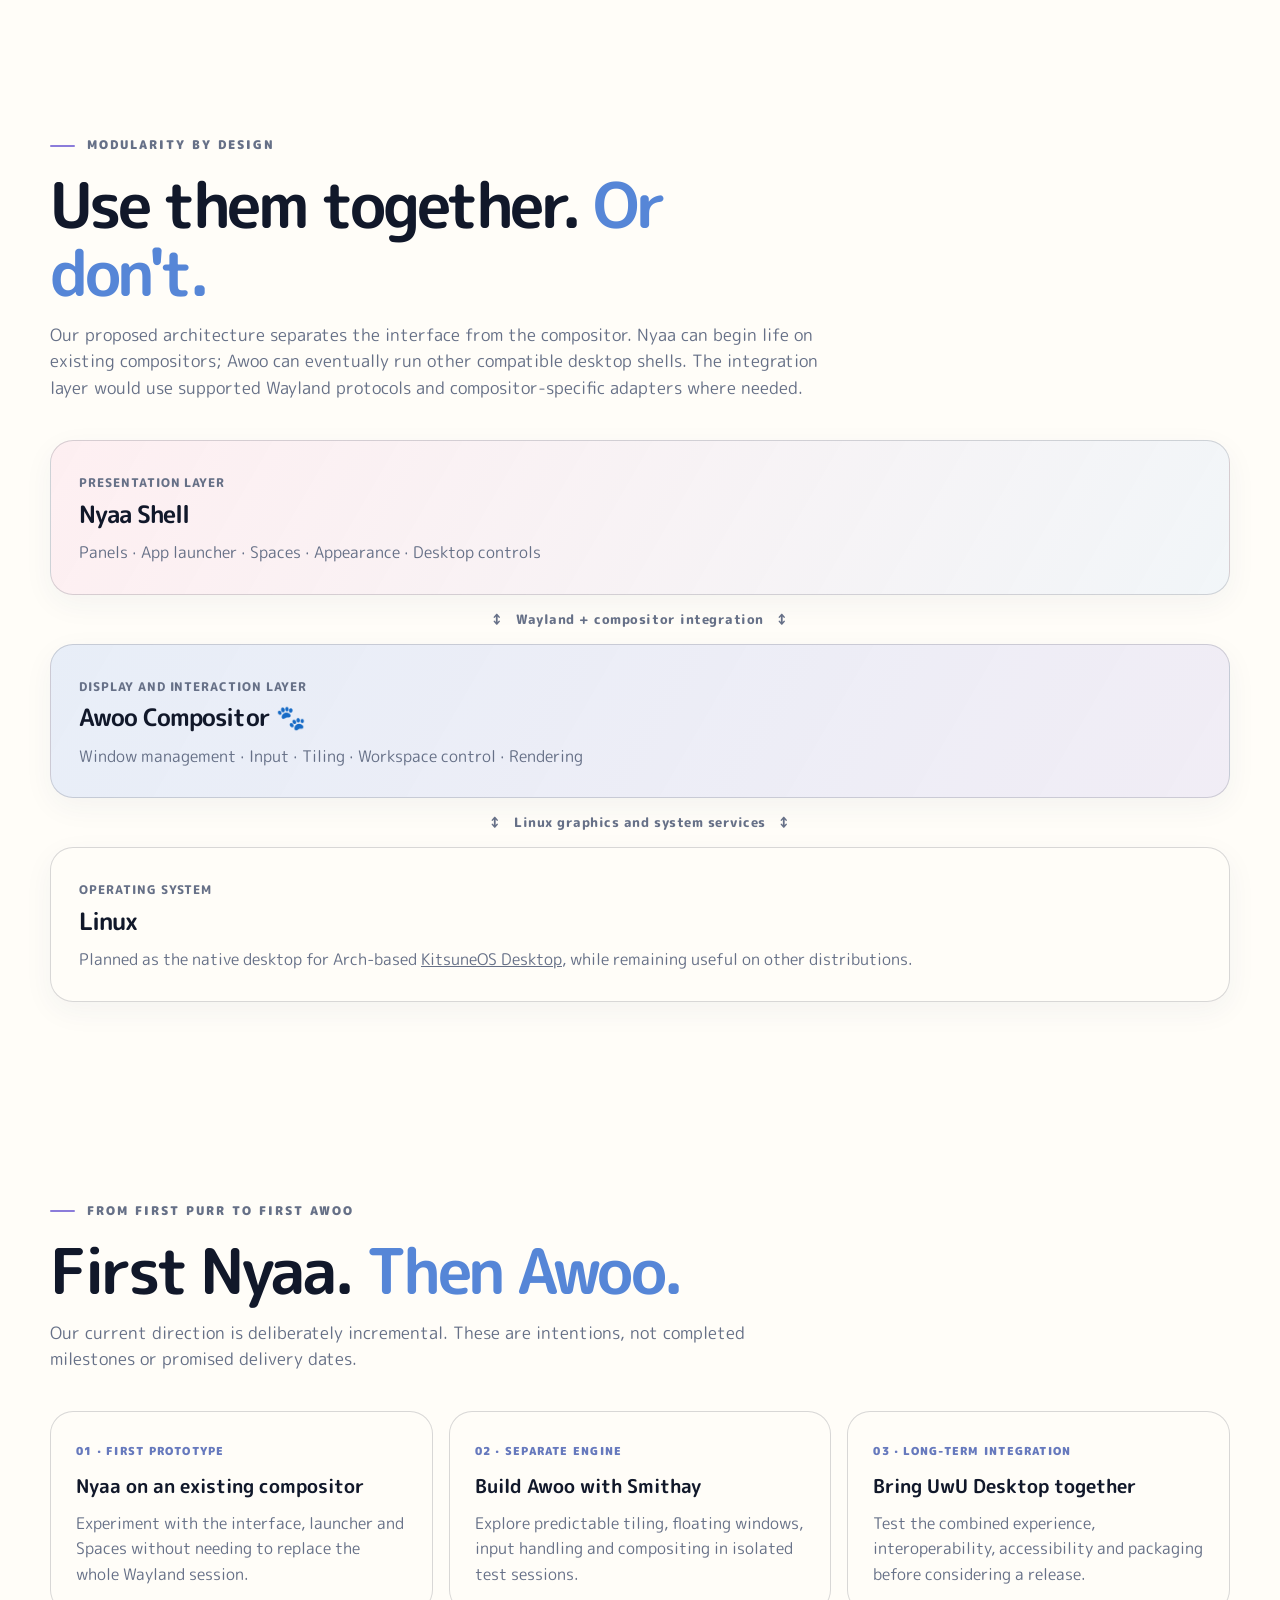
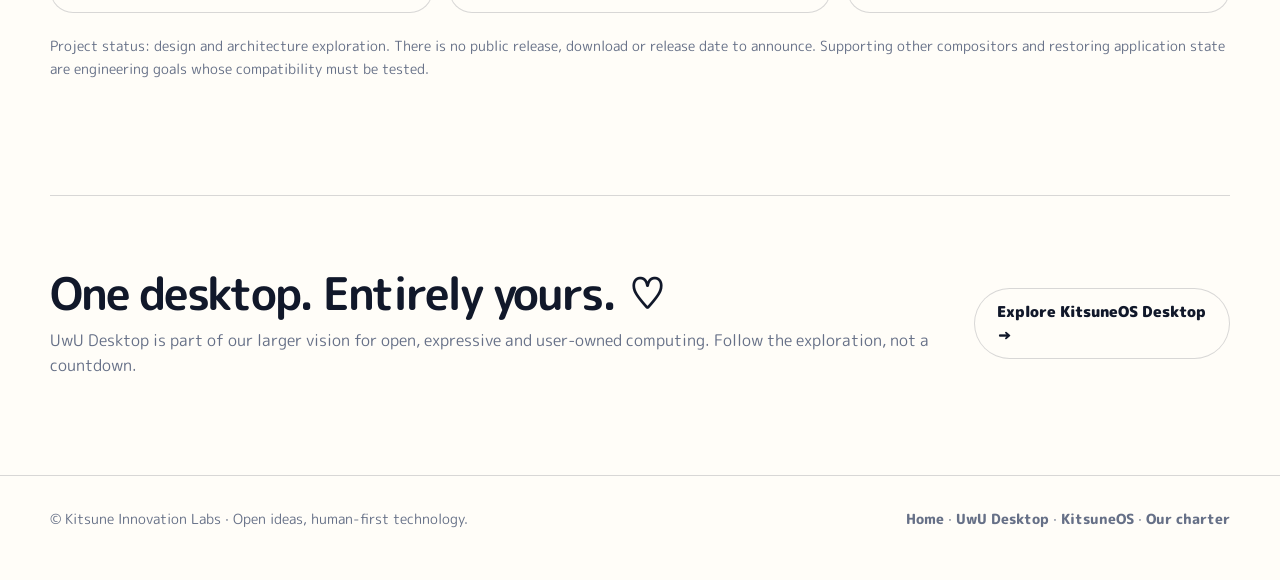
<file: uwu/index.html>
<!doctype html>
<html lang="en" data-theme="day">
<head>
<meta charset="utf-8">
<meta name="viewport" content="width=device-width,initial-scale=1">
<title>UwU Desktop — Awoo Compositor &amp; Nyaa Shell | Kitsune Innovation Labs</title>
<meta name="description" content="Meet UwU Desktop: a proposed open-source Linux desktop built from Awoo Compositor and Nyaa Shell. Your desktop. Your den. Your rules.">
<link rel="canonical" href="https://kitsunelabs.nz/uwu/">
<meta property="og:type" content="website"><meta property="og:site_name" content="Kitsune Innovation Labs">
<meta property="og:title" content="UwU Desktop — Powered by Awoo, dressed by Nyaa">
<meta property="og:description" content="A modern, user-owned Linux desktop concept: a fluid Wayland compositor and an independent expressive shell.">
<link rel="icon" href="/assets/kitsune-emblem.png" type="image/png">
<link rel="preconnect" href="https://fonts.googleapis.com"><link rel="preconnect" href="https://fonts.gstatic.com" crossorigin>
<link href="https://fonts.googleapis.com/css2?family=M+PLUS+Rounded+1c:wght@400;500;700;800;900&display=swap" rel="stylesheet">
<link rel="stylesheet" href="/assets/kil-site-header.css">
<link rel="stylesheet" href="/assets/kil-ambient.css">
<link rel="stylesheet" href="/assets/kil-concepts.css">
<script type="module" src="/assets/kil-site-header.mjs"></script>
<style>
.uwu{--sky:#65bcf2;--violet:#8b7cda;--pink:#f5b4cf}
.uwu .hero{grid-template-columns:1fr 1fr;gap:56px}
.uwu .hero h1 em,.uwu .tint{color:#5686d7}
html[data-theme="night"] .uwu .hero h1 em,html[data-theme="night"] .uwu .tint{color:#a9b8ff}
.uwu .action.primary{background:#385dca;box-shadow:0 9px 27px rgba(53,82,181,.18)}
.uwu .eyebrow:before{background:#8b7cda}
.uwu .quiet{background:linear-gradient(115deg,#1a2d58,#493f80)}
.uwu .quiet .eyebrow{color:#c6c2ff}
.uwu .tile.highlight{background:linear-gradient(130deg,rgba(121,200,255,.15),rgba(175,151,243,.16)),var(--panel)}
.uwu .tile.pink{background:linear-gradient(145deg,rgba(247,182,209,.21),transparent 70%),var(--panel)}
.uwu .stepno{color:#7465d1}
.desktop-art{position:relative;display:grid;align-items:center;min-height:440px}
.desktop-glow{position:absolute;inset:3%;border-radius:49% 51% 56% 44%;background:radial-gradient(circle at 46% 35%,rgba(123,198,250,.38),rgba(186,169,241,.24) 55%,transparent 74%);filter:blur(8px)}
.desktop-frame{position:relative;z-index:1;width:100%;max-width:560px;margin:auto;padding:12px;background:linear-gradient(150deg,#283b6c,#111b3b);border:1px solid rgba(156,192,249,.55);border-radius:29px;box-shadow:0 36px 90px rgba(38,62,120,.23);transform:rotate(2deg)}
.desktop-screen{min-height:340px;border-radius:18px;padding:13px;overflow:hidden;background:radial-gradient(circle at 70% 30%,#5474b0,#2a386c 58%,#182442);color:#f9faff}
.desktop-top{display:flex;justify-content:space-between;align-items:center;gap:9px;font-size:.68rem;font-weight:800;letter-spacing:.04em;padding:2px 7px 13px}
.desktop-apps{display:grid;grid-template-columns:1.24fr .8fr;gap:10px;min-height:256px}
.desktop-window{overflow:hidden;border:1px solid rgba(213,222,255,.32);border-radius:14px;background:rgba(20,33,70,.75);box-shadow:0 12px 28px rgba(6,12,34,.2)}
.window-bar{padding:9px 12px;border-bottom:1px solid rgba(240,245,255,.12);font-size:.65rem;font-weight:700;color:#d8e6ff}
.window-body{padding:15px}
.fake-line{height:8px;border-radius:20px;margin:10px 0;background:rgba(170,213,255,.2)}
.fake-line.short{width:55%}.fake-line.med{width:76%}
.fake-code{font-size:.75rem;line-height:1.8;font-family:ui-monospace,monospace;color:#b4e9f6}
.fake-code strong{color:#f2bbec}
.desktop-side{display:flex;flex-direction:column;gap:10px}
.desktop-side .desktop-window{flex:1}
.desktop-bubble{display:inline-flex;align-items:center;gap:6px;border:1px solid rgba(255,255,255,.23);padding:7px 11px;background:rgba(255,255,255,.13);border-radius:12px;font-size:.68rem}
.art-caption{position:relative;z-index:1;text-align:center;margin-top:16px;color:var(--muted);font-size:.78rem}
.architecture{display:grid;gap:14px;margin-top:28px}
.architecture-node{border:1px solid var(--line);border-radius:23px;padding:28px;background:var(--panel);box-shadow:0 9px 30px rgba(41,67,106,.05)}
.architecture-node b{display:block;font-size:1.5rem;letter-spacing:-.04em}
.architecture-node p{color:var(--muted);margin:7px 0 0}
.architecture-node small{color:var(--muted);font-size:.75rem;font-weight:800;letter-spacing:.08em;text-transform:uppercase}
.architecture-node.shell-node{background:linear-gradient(120deg,rgba(249,186,217,.2),rgba(144,194,249,.12)),var(--panel)}
.architecture-node.compositor-node{background:linear-gradient(120deg,rgba(132,175,248,.19),rgba(159,146,230,.15)),var(--panel)}
.architecture-link{text-align:center;color:var(--muted);font-size:.82rem;font-weight:800;letter-spacing:.04em}
.roadmap{display:grid;grid-template-columns:repeat(3,minmax(0,1fr));gap:16px}
.roadmap article{padding:25px;border:1px solid var(--line);border-radius:23px;background:var(--panel)}
.roadmap strong{display:block;margin:9px 0;font-size:1.16rem}
.roadmap span{font-size:.7rem;font-weight:900;letter-spacing:.11em;text-transform:uppercase;color:#6679bd}
.roadmap p{color:var(--muted);margin:0}
.uwu .foot-cta{margin-top:0}

/* A friendly, expressive UwU identity for this concept page. */
.uwu .hero h1 .uwu-name{display:block;font-size:.45em;line-height:1.55;letter-spacing:-.04em;color:#725ec5}
html[data-theme="night"] .uwu .hero h1 .uwu-name{color:#c6b4ff}
.uwu .status{background:linear-gradient(100deg,rgba(244,188,224,.34),rgba(173,204,255,.22)),var(--panel);border-color:rgba(150,120,207,.4)}
.uwu .status::before{content:"✦";margin-right:8px;color:#a15f9e}
.uwu .action.primary{background:linear-gradient(115deg,#805ecb,#476fcd)}
.uwu-mark{display:inline-flex;align-items:center;gap:10px;padding:8px 14px;margin-bottom:13px;border:1px solid rgba(150,120,207,.37);border-radius:999px;background:var(--panel);font-weight:900;font-size:.77rem;box-shadow:0 9px 25px rgba(102,76,177,.09)}
.uwu-face{position:relative;display:inline-grid;place-items:center;padding:4px 8px;border-radius:12px;background:linear-gradient(135deg,#f6cee5,#c4eaff);color:#614c92;letter-spacing:-.07em;font-size:.94rem}
.uwu-face:before,.uwu-face:after{content:"";position:absolute;top:-5px;z-index:-1;width:10px;height:12px;background:#f1c0df;border-radius:4px 9px 0 0;rotate:-20deg}
.uwu-face:before{left:2px}.uwu-face:after{right:2px;rotate:20deg}
.uwu-floating{position:absolute;z-index:4;border:1px solid rgba(128,110,190,.25);border-radius:999px;padding:8px 13px;background:#fffdff;color:#57458d;box-shadow:0 13px 27px rgba(64,52,125,.13);font-size:.72rem;font-weight:900;white-space:nowrap;pointer-events:none;animation:uwu-float 6s ease-in-out infinite}
.uwu-floating.top{top:9%;right:-2%;rotate:7deg}.uwu-floating.bottom{left:-3%;bottom:17%;rotate:-7deg;animation-delay:-3s}
.desktop-art{--demo-bg:radial-gradient(circle at 72% 24%,#8e72ab,#534680 54%,#292847);--demo-frame:linear-gradient(145deg,#947bb8,#383964);--demo-accent:#ffc6e4}
.desktop-art[data-vibe="foxfire"]{--demo-bg:radial-gradient(circle at 72% 24%,#5da6c7,#315b84 58%,#182e4e);--demo-frame:linear-gradient(145deg,#6ba7cd,#293c68);--demo-accent:#9ee8ff}
.desktop-art[data-vibe="moonlight"]{--demo-bg:radial-gradient(circle at 72% 24%,#51558c,#2c2d56 58%,#171b35);--demo-frame:linear-gradient(145deg,#5a578d,#171c37);--demo-accent:#cdbfff}
.desktop-frame{background:var(--demo-frame);transition:background .2s}
.desktop-screen{background:var(--demo-bg);transition:background .2s}
.desktop-top{background:rgba(255,255,255,.08);border-radius:11px;padding:8px 10px;margin-bottom:9px}
.desktop-bubble:first-child{color:var(--demo-accent)}
.desktop-pet{position:absolute;z-index:4;bottom:30px;right:6%;width:105px;filter:drop-shadow(0 12px 19px rgba(11,16,50,.25));pointer-events:none;rotate:9deg}
.desktop-pet svg{display:block;width:100%;height:auto}
.vibe-picker{position:relative;z-index:5;display:flex;gap:8px;justify-content:center;align-items:center;flex-wrap:wrap;margin:22px auto 8px}
.vibe-picker-label{font-size:.71rem;letter-spacing:.09em;font-weight:900;text-transform:uppercase;color:var(--muted)}
.vibe-option{font:900 .73rem var(--font);padding:8px 12px;border-radius:999px;border:1px solid var(--line);background:var(--panel);color:var(--ink);cursor:pointer;transition:transform .18s,border-color .18s}
.vibe-option:hover{transform:translateY(-2px)}
.vibe-option[aria-pressed="true"]{background:linear-gradient(115deg,rgba(247,186,217,.3),rgba(179,205,255,.28)),var(--panel);border-color:#8f7dcf;box-shadow:inset 0 0 0 1px #8f7dcf}
.vibe-option:focus-visible{outline:3px solid #337ec0;outline-offset:3px}
.uwu .tile .icon{background:linear-gradient(135deg,#f8d4e8,#d5eaff);color:#63549e}
.uwu .quote .emote{display:block;color:#ffd6f2;margin-top:14px;font-size:1.25rem}
@keyframes uwu-float{50%{translate:0 -8px}}
@media(max-width:600px){.uwu-floating{font-size:.57rem;padding:6px 8px}.uwu-floating.top{top:0;right:0}.uwu-floating.bottom{left:0;bottom:20%}.desktop-pet{width:66px;bottom:42px;right:8%}.vibe-option{padding:7px 9px;font-size:.69rem}}
@media(prefers-reduced-motion:reduce){.uwu-floating{animation:none}.vibe-option,.desktop-frame,.desktop-screen{transition:none}.vibe-option:hover{transform:none}}

@media(max-width:950px){.uwu .hero{grid-template-columns:1fr}.desktop-art{min-height:400px}.roadmap{grid-template-columns:1fr}}
@media(max-width:600px){.desktop-art{min-height:315px}.desktop-frame{padding:7px;border-radius:20px;transform:none}.desktop-screen{min-height:250px;padding:8px}.desktop-apps{min-height:190px;gap:6px}.desktop-top{font-size:.55rem}.window-body{padding:9px}.window-bar{padding:5px 8px}.fake-code{font-size:.6rem}.architecture-node{padding:22px}}
@media(prefers-reduced-motion:reduce){.desktop-frame{transform:none}}
</style>
</head>
<body>
<div class="page-blobs" aria-hidden="true"><div class="page-blob one" data-depth="0.055"></div><div class="page-blob two" data-depth="0.075"></div><div class="page-blob three" data-depth="0.09"></div><div class="page-blob four" data-depth="0.045"></div></div>
<div data-kil-header></div>
<main class="concept-main uwu">
  <div class="concept-shell">
    <section class="hero" aria-labelledby="uwu-title">
      <div>
        <div class="uwu-mark"><span class="uwu-face" aria-hidden="true">UwU</span> a little magic · a lot more you</div>
        <span class="status">Early concept · Not yet available</span>
        <div class="eyebrow">A different kind of Linux desktop</div>
        <h1 id="uwu-title"><span class="uwu-name">Say hello to UwU Desktop :3</span>Your desktop.<br><em>Your den. Your rules.</em></h1>
        <p class="lead"><strong>UwU Desktop</strong> is our vision for a fluid, deeply personal Linux desktop environment. Powered by <strong>Awoo Compositor</strong>, dressed by <strong>Nyaa Shell</strong>, and designed around the freedom to make your computer feel like yours. Soft pastels? Terminal-dark minimalism? A little of both? <strong>Yes, yes, and yes.</strong></p>
        <div class="actions"><a class="action primary" href="#components">Meet Awoo &amp; Nyaa →</a><a class="action" href="#approach">Explore the approach ↓</a></div>
      </div>
      <div class="desktop-art" data-vibe="sakura">
        <div class="desktop-glow" aria-hidden="true"></div><span class="uwu-floating top" aria-hidden="true">✧ made with paws · :3</span><span class="uwu-floating bottom" aria-hidden="true">♡ your space, your rules</span>
        <div class="desktop-frame" role="img" aria-label="Illustrative desktop UI concept with a panel, a tiled code editor, a smaller workspace window and a focus widget. Not a working screenshot.">
          <div class="desktop-screen" aria-hidden="true">
            <div class="desktop-top"><span>🐾 Nyaa &nbsp;·&nbsp; Cozy Dev Den</span><span>☾ &nbsp; Eepy · Balanced · Zoomies</span></div>
            <div class="desktop-apps">
              <div class="desktop-window"><div class="window-bar">● &nbsp; Editor / project.rs</div><div class="window-body"><div class="fake-code"><strong>fn</strong> make_it_yours() {<br>&nbsp; &nbsp;<strong>let</strong> freedom = true;<br>&nbsp; &nbsp;awoo.create_space();<br>}</div><div class="fake-line"></div><div class="fake-line med"></div><div class="fake-line short"></div></div></div>
              <div class="desktop-side"><div class="desktop-window"><div class="window-bar">✧ &nbsp; Your Spaces</div><div class="window-body"><div class="desktop-bubble">✿ &nbsp; Cozy Dev Den</div><div class="fake-line med"></div><div class="desktop-bubble">☾ &nbsp; Leisure</div></div></div><div class="desktop-window"><div class="window-bar">♡ &nbsp; Quiet controls</div><div class="window-body"><div class="fake-line med"></div><div class="fake-line short"></div></div></div></div>
            </div>
          </div>
        <div class="desktop-pet" aria-hidden="true"><svg xmlns="http://www.w3.org/2000/svg" viewBox="0 0 130 142" focusable="false">
<path d="M31 60 19 13 61 36 Q73 30 85 36 L118 11 111 68 Q129 87 115 111 Q93 140 60 131 Q25 134 13 104 Q5 81 31 60Z" fill="#fff9ff" stroke="#7363ad" stroke-width="5" stroke-linejoin="round"/>
<path d="M31 55 25 26 52 42ZM92 41 111 24 105 58Z" fill="#f6abd1"/>
<path d="M25 91 Q37 102 49 92 M81 91 Q92 102 105 91" fill="none" stroke="#665290" stroke-width="5" stroke-linecap="round"/>
<ellipse cx="32" cy="106" rx="11" ry="6" fill="#f5b4d5" opacity=".8"/><ellipse cx="101" cy="105" rx="11" ry="6" fill="#f5b4d5" opacity=".8"/>
<path d="M60 105 67 110 74 105 M67 110 Q61 120 56 113 M67 110 Q74 120 80 113" fill="none" stroke="#665290" stroke-width="3.5" stroke-linecap="round" stroke-linejoin="round"/>
<path d="M28 113 9 108 M30 120 13 124 M101 113 122 108 M100 120 117 124" stroke="#b2a1dc" stroke-width="2.5" stroke-linecap="round"/>
</svg></div>
        </div>
        <div class="vibe-picker" role="group" aria-label="Try a concept desktop colour palette"><span class="vibe-picker-label">Pick a vibe:</span><button class="vibe-option" type="button" data-vibe-choice="sakura" aria-pressed="true">🌸 Sakura</button><button class="vibe-option" type="button" data-vibe-choice="foxfire" aria-pressed="false">🦊 Foxfire</button><button class="vibe-option" type="button" data-vibe-choice="moonlight" aria-pressed="false">🌙 Moonlight</button></div>
        <p class="art-caption">Illustrative design exploration — not an application screenshot or an implemented interface.</p>
      </div>
    </section>
  </div>
  <div class="concept-shell">
    <section id="components" aria-labelledby="component-title">
      <div class="section-heading"><div class="eyebrow">Awoo! Nyaa! Meet the duo.</div><h2 id="component-title">The power of <span class="tint">Awoo.</span> The personality of Nyaa.</h2><p>We want each component to stand on its own. Together, they would become UwU Desktop; separately, they should remain useful to people who prefer other parts of the Linux ecosystem.</p></div>
      <div class="grid two">
        <article class="tile highlight"><div class="icon" aria-hidden="true">🦊</div><span class="micro">The Wayland compositor · Planned</span><h3>Awoo Compositor</h3><p>The engine that manages windows, workspaces, rendering and input. Our goal is intuitive tiling that stays where you expect, flexible floating layouts and polished, configurable motion — without fighting the window manager.</p><div class="pill-list"><span>Dynamic tiling</span><span>Wayland</span><span>Rust + Smithay</span><span>Predictable focus</span></div></article>
        <article class="tile pink"><div class="icon" aria-hidden="true">🐈</div><span class="micro">The desktop interface · First development focus</span><h3>Nyaa Shell</h3><p>The face of the desktop: panels, launchers, notifications, widgets, themes and user-defined Spaces. Nyaa is intended to run on an existing compatible Wayland compositor while Awoo is still being developed.</p><div class="pill-list"><span>Personal Spaces</span><span>Qt / QML</span><span>Customizable UI</span><span>Independent shell</span></div></article>
      </div>
    </section>
  </div>
  <div class="concept-shell">
    <div class="quiet"><div><div class="eyebrow">The idea behind the name</div><h2>Whimsical outside.<br>Serious engineering inside.</h2><p>An approachable, playful identity shouldn't come at the cost of performance, reliability, accessibility or control. We want a desktop that welcomes newcomers and still gives enthusiasts room to tinker.</p></div><div class="quote">“Powered by Awoo, dressed by Nyaa, built on Arch.”<span class="emote" aria-hidden="true">（づ｡◕‿‿◕｡）づ ✧</span><small>— The proposed UwU Desktop family</small></div></div>
  </div>
  <div class="concept-shell">
    <section id="approach" aria-labelledby="approach-title"><div class="section-heading"><div class="eyebrow">Rethinking the desktop</div><h2 id="approach-title">Windows are tools. <span class="tint">Your work is the point.</span></h2><p>Today, most desktops organize applications and workspaces. We're exploring a different layer: persistent, named Spaces that help you keep the right context around the activity you choose — while preserving the familiar desktop for everyone who wants it.</p></div>
      <div class="grid three">
        <article class="tile"><div class="icon" aria-hidden="true">▣</div><h3>Spaces with purpose</h3><p>Teaching, development, creativity or leisure — each Space could remember its pinned resources, layout preferences and visual atmosphere.</p></article>
        <article class="tile"><div class="icon" aria-hidden="true">⌁</div><h3>Fluid, not restless</h3><p>Responsive motion and flexible tiling shouldn't mean unexpected scrolling or windows moving without a clear reason. You stay in charge.</p></article>
        <article class="tile"><div class="icon" aria-hidden="true">✧</div><h3>Yours, all the way down</h3><p>Configurable panels, themes, workflows and accessible controls. No mandatory cloud, AI assistant or account to use your desktop.</p></article>
      </div>
    </section>
  </div>
  <div class="concept-shell">
    <section aria-labelledby="architecture-title"><div class="section-heading"><div class="eyebrow">Modularity by design</div><h2 id="architecture-title">Use them together. <span class="tint">Or don't.</span></h2><p>Our proposed architecture separates the interface from the compositor. Nyaa can begin life on existing compositors; Awoo can eventually run other compatible desktop shells. The integration layer would use supported Wayland protocols and compositor-specific adapters where needed.</p></div>
      <div class="architecture">
        <div class="architecture-node shell-node"><small>Presentation layer</small><b>Nyaa Shell</b><p>Panels · App launcher · Spaces · Appearance · Desktop controls</p></div>
        <div class="architecture-link">↕ &nbsp; Wayland + compositor integration &nbsp; ↕</div>
        <div class="architecture-node compositor-node"><small>Display and interaction layer</small><b>Awoo Compositor <span aria-hidden="true">🐾</span></b><p>Window management · Input · Tiling · Workspace control · Rendering</p></div>
        <div class="architecture-link">↕ &nbsp; Linux graphics and system services &nbsp; ↕</div>
        <div class="architecture-node"><small>Operating system</small><b>Linux</b><p>Planned as the native desktop for Arch-based <a href="/kitsuneos/desktop/">KitsuneOS Desktop</a>, while remaining useful on other distributions.</p></div>
      </div>
    </section>
  </div>
  <div class="concept-shell">
    <section id="roadmap" aria-labelledby="roadmap-title"><div class="section-heading"><div class="eyebrow">From first purr to first awoo</div><h2 id="roadmap-title">First Nyaa. <span class="tint">Then Awoo.</span></h2><p>Our current direction is deliberately incremental. These are intentions, not completed milestones or promised delivery dates.</p></div>
      <div class="roadmap">
        <article><span>01 · First prototype</span><strong>Nyaa on an existing compositor</strong><p>Experiment with the interface, launcher and Spaces without needing to replace the whole Wayland session.</p></article>
        <article><span>02 · Separate engine</span><strong>Build Awoo with Smithay</strong><p>Explore predictable tiling, floating windows, input handling and compositing in isolated test sessions.</p></article>
        <article><span>03 · Long-term integration</span><strong>Bring UwU Desktop together</strong><p>Test the combined experience, interoperability, accessibility and packaging before considering a release.</p></article>
      </div>
      <p class="note">Project status: design and architecture exploration. There is no public release, download or release date to announce. Supporting other compositors and restoring application state are engineering goals whose compatibility must be tested.</p>
    </section>
  </div>
  <div class="concept-shell">
    <div class="foot-cta"><div><h2>One desktop. Entirely yours. <span aria-hidden="true">♡</span></h2><p>UwU Desktop is part of our larger vision for open, expressive and user-owned computing. Follow the exploration, not a countdown.</p></div><a class="action" href="/kitsuneos/desktop/">Explore KitsuneOS Desktop →</a></div>
  </div>
</main>
<footer class="site-footer"><div class="concept-shell"><span>© Kitsune Innovation Labs · Open ideas, human-first technology.</span><span><a href="/">Home</a> · <a href="/uwu/">UwU Desktop</a> · <a href="/kitsuneos/">KitsuneOS</a> · <a href="/charter/">Our charter</a></span></div></footer>
<script>
(() => {
  const artwork = document.querySelector('.desktop-art[data-vibe]');
  const buttons = Array.from(document.querySelectorAll('[data-vibe-choice]'));
  if (!artwork || !buttons.length) return;
  buttons.forEach(button => {
    button.addEventListener('click', () => {
      artwork.dataset.vibe = button.dataset.vibeChoice;
      buttons.forEach(other => other.setAttribute('aria-pressed', String(other === button)));
    });
  });
})();
</script>
<script type="module" src="/assets/kil-ambient-motion.mjs"></script>
</body>
</html>
</file>
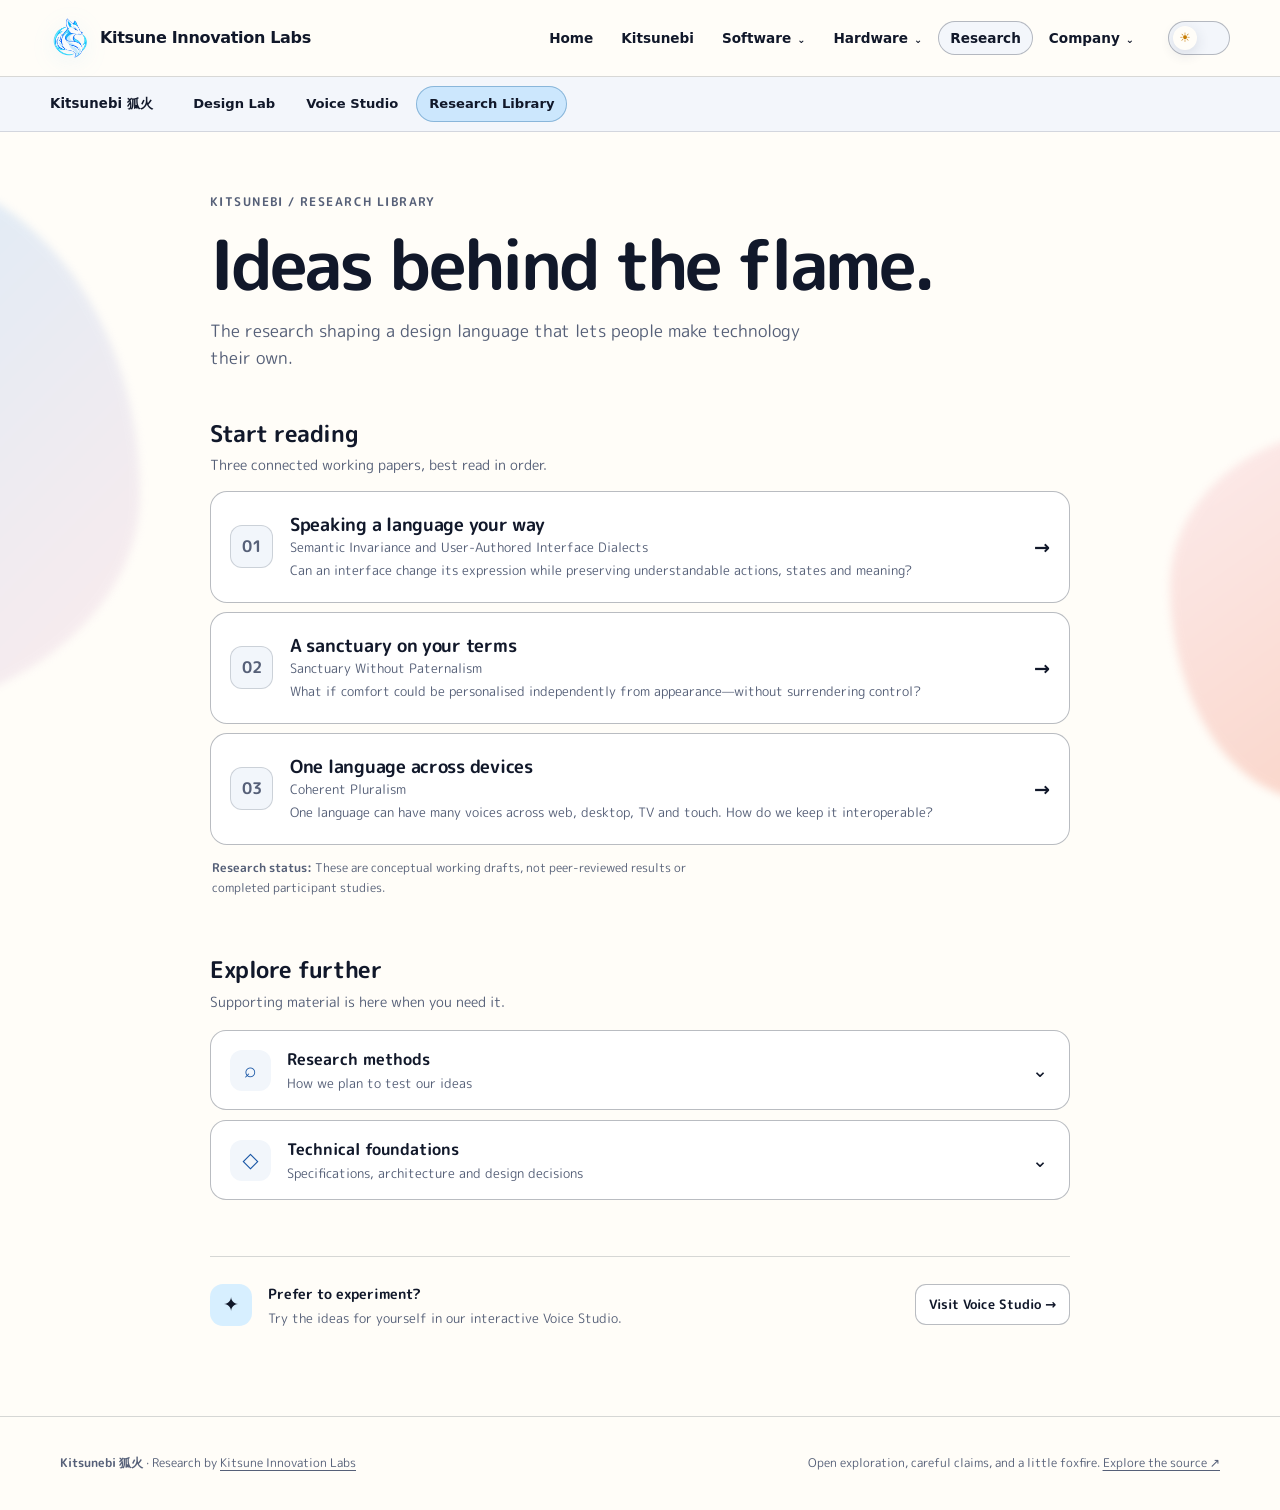
<file: design/research/index.html>
<!doctype html>
<html lang="en" data-theme="day"><head><meta charset="utf-8"><meta name="viewport" content="width=device-width,initial-scale=1">
<meta name="description" content="Kitsunebi Research Library: working papers, study protocols, specifications, and design decisions."><meta name="color-scheme" content="light dark">
<title>The thinking behind the flame · Kitsunebi Research · Kitsune Innovation Labs</title>
<link rel="stylesheet" href="/design/research/library.css">
<link rel="stylesheet" href="/assets/kil-site-header.css">
<script type="module" src="/assets/kil-site-header.mjs"></script>
<link rel="stylesheet" href="/design/kb-navigation.css">
<script type="module" src="/design/kb-navigation.mjs"></script>

<script src="/design/research/library.mjs" type="module"></script>
</head><body class="listing">
<a class="skip-link" href="#main">Skip to main content</a>
<div class="ambient one" aria-hidden="true"></div><div class="ambient two" aria-hidden="true"></div>
<header class="site-header"><div class="site-header__inner">
<a href="/design/" class="brand"><span class="brand-mark" aria-hidden="true">✦</span><span>Kitsunebi <small>狐火</small></span></a>
<nav aria-label="Site navigation"><a href="/">Kitsune Labs</a><a href="/design/">Design Lab</a><a href="/design/voice-lab/">Voice Lab</a><a href="/design/research/" aria-current="page">Research</a></nav>
<button class="theme-toggle" type="button" data-theme-toggle aria-label="Switch between day and night themes" title="Toggle day/night">☾ <span>Theme</span></button>
</div></header>
<main id="main" class="container simple-library">
    <header class="simple-intro">
      <p class="eyebrow">KITSUNEBI / RESEARCH LIBRARY</p>
      <h1>Ideas behind the flame.</h1>
      <p class="simple-lead">The research shaping a design language that lets people make technology their own.</p>
    </header>
    <section class="simple-primary" aria-labelledby="start-reading">
      <div class="simple-section-title"><h2 id="start-reading">Start reading</h2><p>Three connected working papers, best read in order.</p></div>
      <ol class="simple-paper-list">
        <li><a href="/design/research/papers/semantic-invariance/"><span class="simple-paper-number" aria-hidden="true">01</span>
          <span class="simple-paper-copy"><strong>Speaking a language your way</strong>
          <span class="simple-paper-formal">Semantic Invariance and User-Authored Interface Dialects</span>
          <span class="simple-paper-description">Can an interface change its expression while preserving understandable actions, states and meaning?</span></span>
          <span class="simple-paper-arrow" aria-hidden="true">→</span></a></li>
        <li><a href="/design/research/papers/sanctuary/"><span class="simple-paper-number" aria-hidden="true">02</span>
          <span class="simple-paper-copy"><strong>A sanctuary on your terms</strong>
          <span class="simple-paper-formal">Sanctuary Without Paternalism</span>
          <span class="simple-paper-description">What if comfort could be personalised independently from appearance—without surrendering control?</span></span>
          <span class="simple-paper-arrow" aria-hidden="true">→</span></a></li>
        <li><a href="/design/research/papers/coherent-pluralism/"><span class="simple-paper-number" aria-hidden="true">03</span>
          <span class="simple-paper-copy"><strong>One language across devices</strong>
          <span class="simple-paper-formal">Coherent Pluralism</span>
          <span class="simple-paper-description">One language can have many voices across web, desktop, TV and touch. How do we keep it interoperable?</span></span>
          <span class="simple-paper-arrow" aria-hidden="true">→</span></a></li></ol>
      <p class="simple-draft-note"><strong>Research status:</strong> These are conceptual working drafts, not peer-reviewed results or completed participant studies.</p>
    </section>
    <section class="simple-more" aria-labelledby="explore-further">
      <h2 id="explore-further">Explore further</h2>
      <p>Supporting material is here when you need it.</p>
      <details class="simple-disclosure">
        <summary><span class="simple-summary-icon" aria-hidden="true">⌕</span><span><strong>Research methods</strong><small>How we plan to test our ideas</small></span><span class="simple-chevron" aria-hidden="true">⌄</span></summary>
        <ul><li><a href="/design/research/experiments/study-protocol/">Study Protocol and Ethics Checklist <span aria-hidden="true">→</span></a></li></ul>
      </details>
      <details class="simple-disclosure">
        <summary><span class="simple-summary-icon" aria-hidden="true">◇</span><span><strong>Technical foundations</strong><small>Specifications, architecture and design decisions</small></span><span class="simple-chevron" aria-hidden="true">⌄</span></summary>
        <ul><li><a href="/design/research/specifications/language/">Kitsunebi Language Specification <span aria-hidden="true">→</span></a></li><li><a href="/design/research/specifications/architecture/">Technical Architecture <span aria-hidden="true">→</span></a></li><li><a href="/design/research/specifications/roadmap/">Research &amp; Development Roadmap <span aria-hidden="true">→</span></a></li><li><a href="/design/research/specifications/adr-0001/">Separate Semantic Grammar from Expressive Voice <span aria-hidden="true">→</span></a></li></ul>
      </details>
    </section>
    <aside class="simple-lab-note"><span class="simple-lab-icon" aria-hidden="true">✦</span><div><strong>Prefer to experiment?</strong>
      <p>Try the ideas for yourself in our interactive Voice Studio.</p></div>
      <a href="/design/voice-lab/">Visit Voice Studio →</a></aside>
  </main>
<footer class="site-footer"><div class="container"><p><strong>Kitsunebi 狐火</strong> · Research by <a href="/">Kitsune Innovation Labs</a></p><p>Open exploration, careful claims, and a little foxfire. <a href="https://github.com/Kitsune-Innovation-Labs/website/tree/dev/kitsunebi">Explore the source ↗</a></p></div></footer>
</body></html>
</file>
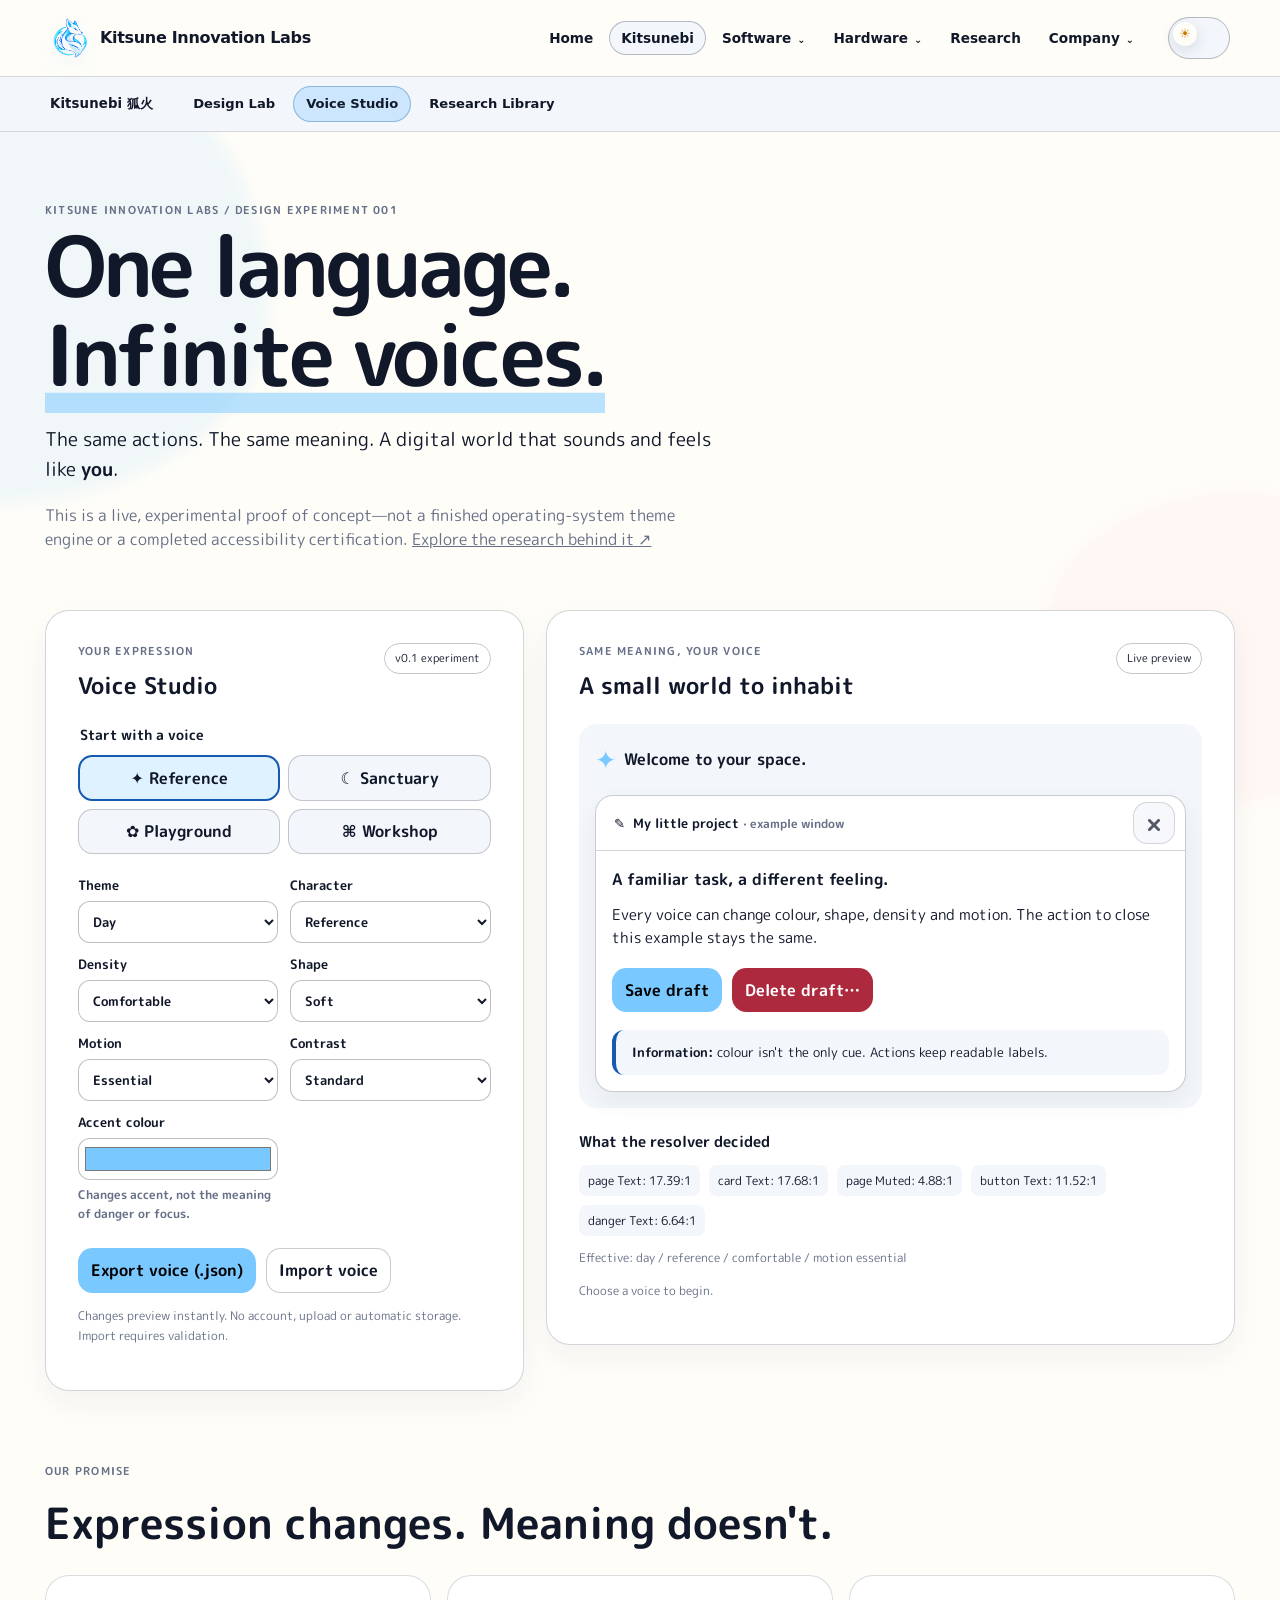
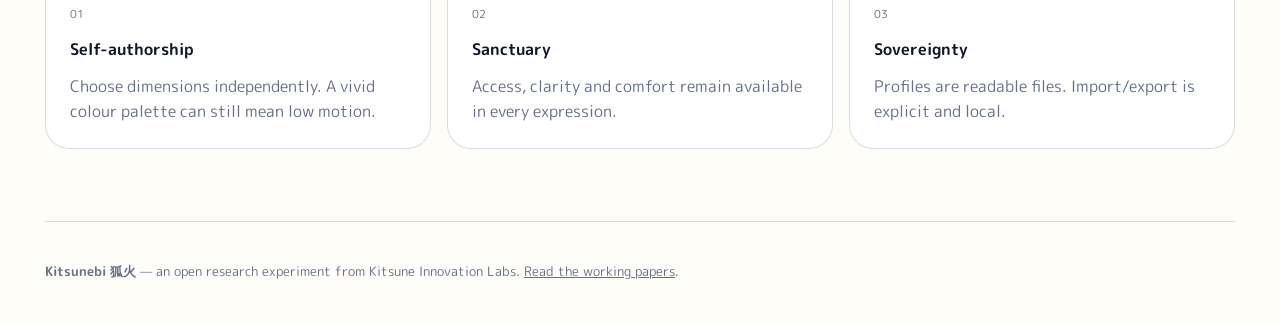
<file: design/voice-lab/index.html>
<!doctype html>
<html lang="en" data-character="reference" data-motion="essential">
<head>
  <meta charset="utf-8">
  <meta name="viewport" content="width=device-width, initial-scale=1">
  <meta name="description" content="Kitsunebi Voice Lab: explore an experimental design language that lets people speak it in their own way.">
  <meta name="color-scheme" content="light dark">
  <title>Kitsunebi · Voice Lab</title>
  <link rel="stylesheet" href="./style.css">
  <link rel="stylesheet" href="/assets/kil-site-header.css">
  <script type="module" src="/assets/kil-site-header.mjs"></script>
  <link rel="stylesheet" href="/design/kb-navigation.css">
  <script type="module" src="/design/kb-navigation.mjs"></script>
  <script type="module" src="./app.mjs"></script>
</head>
<body>
<a class="skip" href="#preview">Skip to interactive preview</a>
<div class="blob blob-one" aria-hidden="true"></div><div class="blob blob-two" aria-hidden="true"></div>
<header class="site-header">
  <a class="brand" href="../" aria-label="Return to Kitsunebi Lab"><span class="spark" aria-hidden="true">✦</span><span>Kitsunebi <small>狐火</small></span></a>
  <nav aria-label="Lab navigation"><a href="../">Design Lab</a><a href="/design/research/">Research Library ↗</a></nav>
</header>
<main class="container">
  <section class="intro" aria-labelledby="title">
    <span class="eyebrow">KITSUNE INNOVATION LABS / DESIGN EXPERIMENT 001</span>
    <h1 id="title">One language.<br><em>Infinite voices.</em></h1>
    <p class="lead">The same actions. The same meaning. A digital world that sounds and feels like <strong>you</strong>.</p>
    <p class="muted">This is a live, experimental proof of concept—not a finished operating-system theme engine or a completed accessibility certification. <a href="/design/research/papers/semantic-invariance/">Explore the research behind it ↗</a></p>
  </section>
  <div class="layout">
    <section class="card editor" aria-labelledby="editor-title">
      <div class="card-head"><div><p class="eyebrow">YOUR EXPRESSION</p><h2 id="editor-title">Voice Studio</h2></div><span class="status-pill">v0.1 experiment</span></div>
      <fieldset class="presets"><legend>Start with a voice</legend>
        <div class="preset-grid">
          <button type="button" data-preset="reference">✦ Reference</button>
          <button type="button" data-preset="sanctuary">☾ Sanctuary</button>
          <button type="button" data-preset="playground">✿ Playground</button>
          <button type="button" data-preset="workshop">⌘ Workshop</button>
        </div>
      </fieldset>
      <div class="controls">
        <label>Theme <select id="theme"><option value="day">Day</option><option value="night">Night</option></select></label>
        <label>Character <select id="character"><option value="reference">Reference</option><option value="sanctuary">Sanctuary</option><option value="playground">Playground</option><option value="workshop">Workshop</option></select></label>
        <label>Density <select id="density"><option value="spacious">Spacious</option><option value="comfortable">Comfortable</option><option value="compact">Compact</option></select></label>
        <label>Shape <select id="shape"><option value="soft">Soft</option><option value="round">Round</option><option value="crisp">Crisp</option></select></label>
        <label>Motion <select id="motion"><option value="off">Off</option><option value="essential">Essential</option><option value="expressive">Expressive</option></select></label>
        <label>Contrast <select id="contrast"><option value="standard">Standard</option><option value="enhanced">Enhanced</option></select></label>
        <label>Accent colour <input id="accent" type="color" value="#79c8ff" aria-describedby="accent-help"><span id="accent-help" class="hint">Changes accent, not the meaning of danger or focus.</span></label>
      </div>
      <div class="actions">
        <button class="primary" id="export" type="button">Export voice (.json)</button>
        <button class="secondary" id="import" type="button">Import voice</button>
        <input hidden id="import-file" type="file" accept=".json,application/json">
      </div>
      <p class="hint">Changes preview instantly. No account, upload or automatic storage. Import requires validation.</p>
    </section>
    <section id="preview" class="card preview" aria-labelledby="preview-title">
      <div class="card-head"><div><p class="eyebrow">SAME MEANING, YOUR VOICE</p><h2 id="preview-title">A small world to inhabit</h2></div><span class="status-pill">Live preview</span></div>
      <div class="scene">
        <div class="scene-banner"><span class="fox" aria-hidden="true">✦</span><span>Welcome to your space.</span></div>
        <section class="mock-window" id="sample-window" aria-label="Sample application window">
          <div class="window-bar"><div class="window-name">✎ &nbsp;My little project <span class="window-caption">· example window</span></div>
            <div class="window-actions"><button type="button" id="close-window" title="Close example window" aria-label="Close example window">×</button></div>
          </div>
          <div class="window-body">
            <h3>A familiar task, a different feeling.</h3>
            <p>Every voice can change colour, shape, density and motion. The action to close this example stays the same.</p>
            <div class="row"><button class="primary" id="save" type="button">Save draft</button><button class="danger" id="delete" type="button">Delete draft…</button></div>
            <div class="info" role="note"><strong>Information:</strong> colour isn't the only cue. Actions keep readable labels.</div>
          </div>
        </section>
        <div id="closed-state" class="closed" hidden><p>The example window is closed.</p><button id="reopen" class="secondary" type="button">Reopen example window</button></div>
      </div>
      <div class="evaluation" aria-labelledby="eval-title"><h3 id="eval-title">What the resolver decided</h3><div id="contrast-details" class="ratios"></div><p id="effective" class="hint"></p><ul id="diagnostics" class="diagnostics" aria-label="Adaptation explanations"></ul></div>
      <p id="activity" role="status" aria-live="polite" class="activity">Choose a voice to begin.</p>
    </section>
  </div>
  <section class="principles" aria-labelledby="principles-title">
    <p class="eyebrow">OUR PROMISE</p><h2 id="principles-title">Expression changes. Meaning doesn't.</h2>
    <div class="principle-grid"><article><span>01</span><h3>Self-authorship</h3><p>Choose dimensions independently. A vivid colour palette can still mean low motion.</p></article>
    <article><span>02</span><h3>Sanctuary</h3><p>Access, clarity and comfort remain available in every expression.</p></article>
    <article><span>03</span><h3>Sovereignty</h3><p>Profiles are readable files. Import/export is explicit and local.</p></article></div>
  </section>
</main>
<dialog id="confirm-dialog" aria-labelledby="confirm-title" aria-describedby="confirm-desc">
  <form method="dialog"><h2 id="confirm-title">Delete this example draft?</h2><p id="confirm-desc">This is only a demonstration. The delete action remains clearly labelled in every voice.</p>
    <div class="row"><button class="secondary" value="cancel">Cancel</button><button class="danger" id="confirm-delete" value="delete">Delete example</button></div>
  </form>
</dialog>
<footer class="container"><p><strong>Kitsunebi 狐火</strong> — an open research experiment from Kitsune Innovation Labs. <a href="https://github.com/Kitsune-Innovation-Labs/website/tree/dev/kitsunebi/research">Read the working papers</a>.</p></footer>
</body></html>
</file>
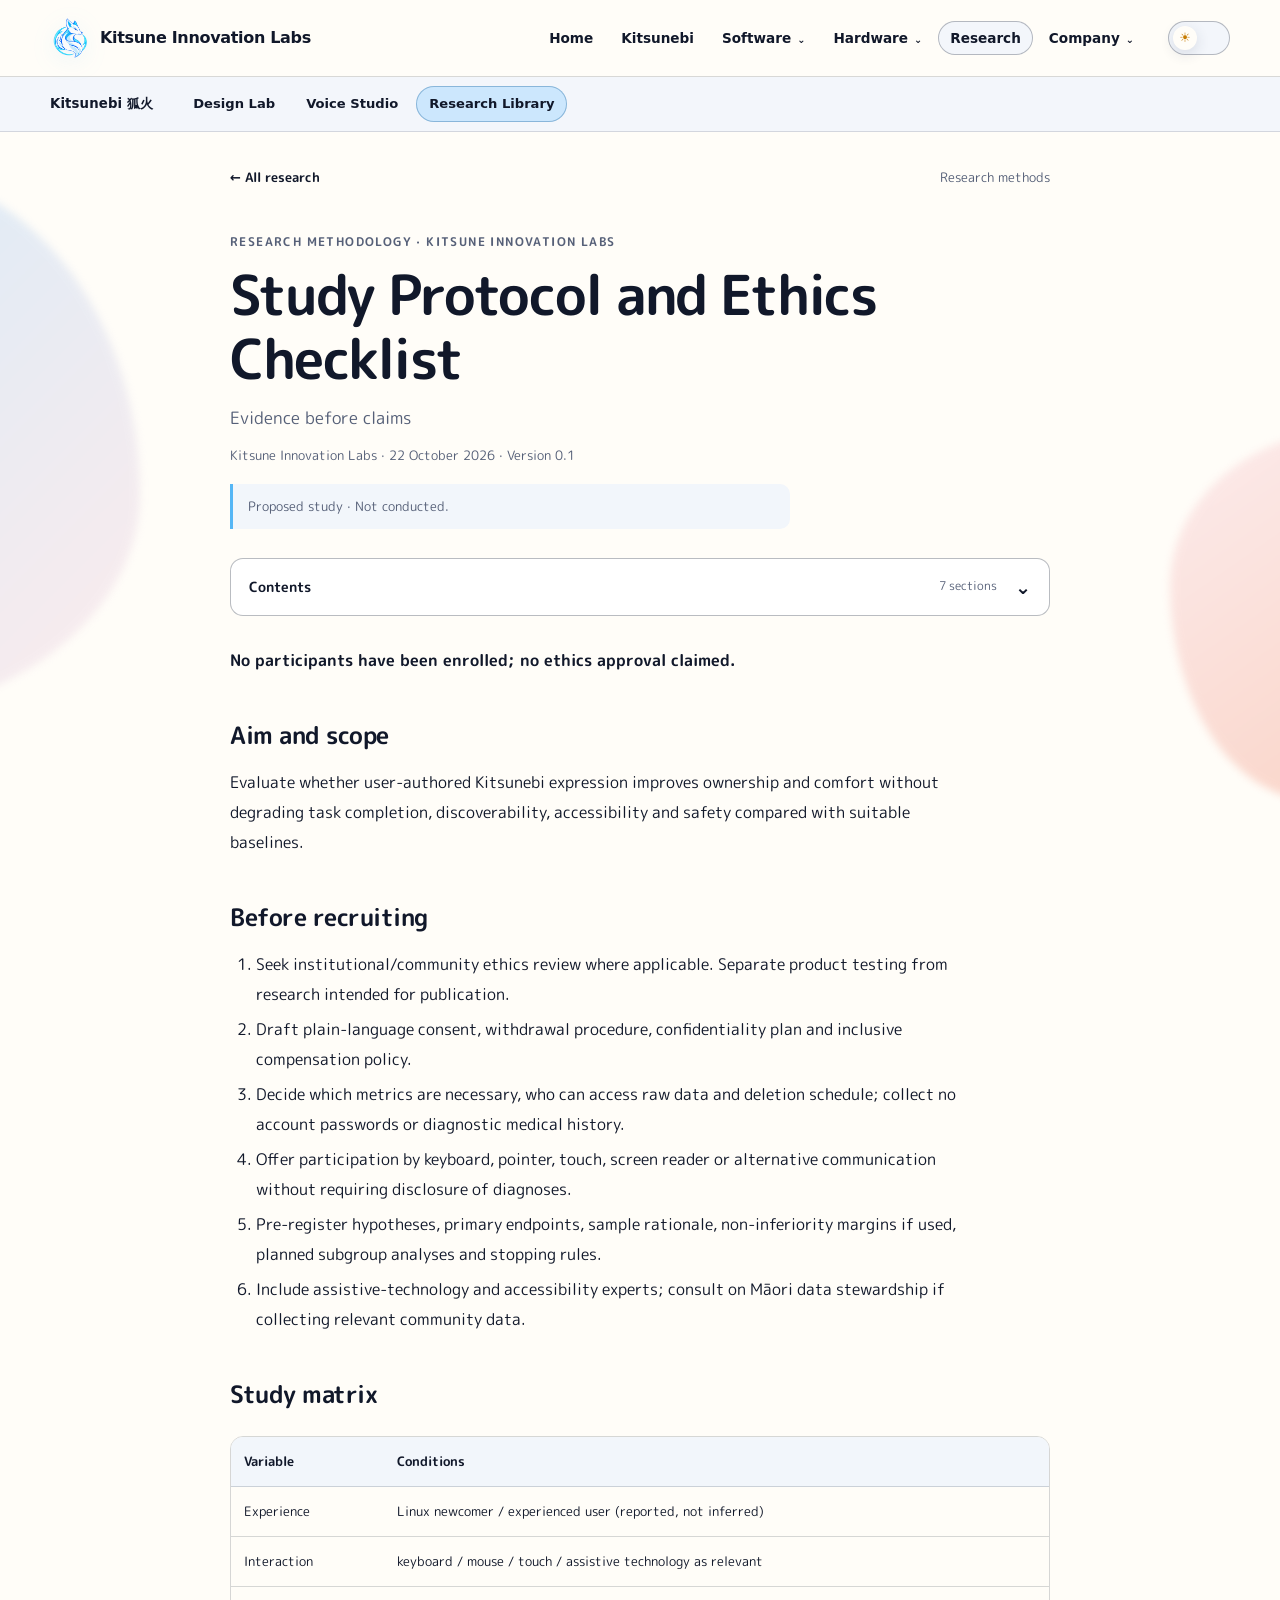
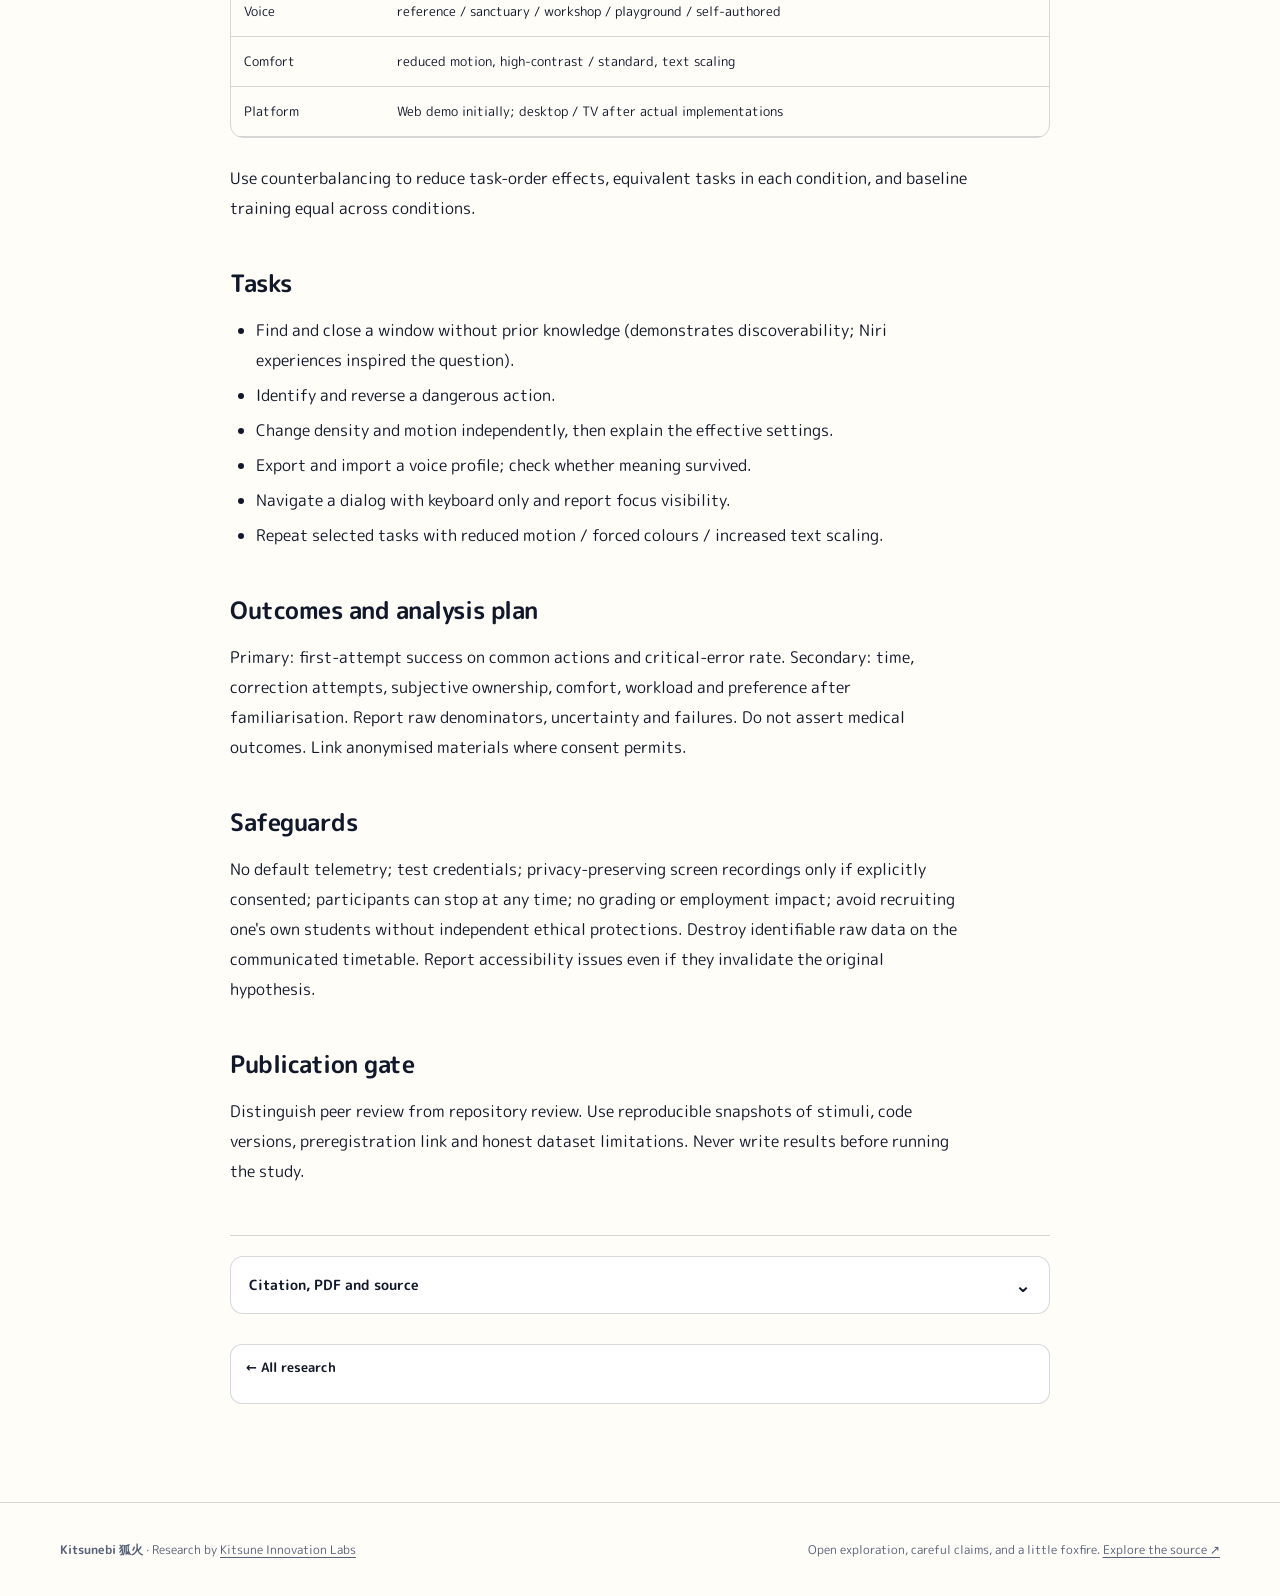
<file: design/research/experiments/study-protocol/index.html>
<!doctype html>
<html lang="en" data-theme="day"><head><meta charset="utf-8"><meta name="viewport" content="width=device-width,initial-scale=1">
<meta name="description" content="Evidence before claims. Our proposed evaluation design, consent requirements, accessibility testing and publication safeguards."><meta name="color-scheme" content="light dark">
<title>Study Protocol and Ethics Checklist · Kitsunebi Research · Kitsune Innovation Labs</title>
<link rel="stylesheet" href="/design/research/library.css">
<link rel="stylesheet" href="/assets/kil-site-header.css">
<script type="module" src="/assets/kil-site-header.mjs"></script>
<link rel="stylesheet" href="/design/kb-navigation.css">
<script type="module" src="/design/kb-navigation.mjs"></script>
<meta name="citation_author" content="Kitsune Innovation Labs"><meta name="citation_title" content="Study Protocol and Ethics Checklist"><meta name="citation_date" content="2026/10/22">
<script src="/design/research/library.mjs" type="module"></script>
</head><body class="reader">
<a class="skip-link" href="#main">Skip to main content</a>
<div class="ambient one" aria-hidden="true"></div><div class="ambient two" aria-hidden="true"></div>
<header class="site-header"><div class="site-header__inner">
<a href="/design/" class="brand"><span class="brand-mark" aria-hidden="true">✦</span><span>Kitsunebi <small>狐火</small></span></a>
<nav aria-label="Site navigation"><a href="/">Kitsune Labs</a><a href="/design/">Design Lab</a><a href="/design/voice-lab/">Voice Lab</a><a href="/design/research/" aria-current="false">Research</a></nav>
<button class="theme-toggle" type="button" data-theme-toggle aria-label="Switch between day and night themes" title="Toggle day/night">☾ <span>Theme</span></button>
</div></header>
<main id="main" class="container reader-main simple-reader" data-reader>
      <article class="article"><header class="simple-article-header">
      <nav class="simple-reader-location" aria-label="Document location"><a href="/design/research/">← All research</a><span>Research methods</span></nav>
      <p class="eyebrow">Research methodology · KITSUNE INNOVATION LABS</p>
      <h1>Study Protocol and Ethics Checklist</h1><p class="simple-article-subtitle">Evidence before claims</p>
      <p class="simple-article-meta">Kitsune Innovation Labs · 22 October 2026 · Version 0.1</p>
      <p class="simple-article-status" role="note">Proposed study · Not conducted. </p>
    </header><details class="simple-contents"><summary><span>Contents</span><small>7 sections</small><span class="simple-chevron" aria-hidden="true">⌄</span></summary>
      <nav aria-label="In this document"><ol><li class=""><a href="#aim-and-scope">Aim and scope</a></li><li class=""><a href="#before-recruiting">Before recruiting</a></li><li class=""><a href="#study-matrix">Study matrix</a></li><li class=""><a href="#tasks">Tasks</a></li><li class=""><a href="#outcomes-and-analysis-plan">Outcomes and analysis plan</a></li><li class=""><a href="#safeguards">Safeguards</a></li><li class=""><a href="#publication-gate">Publication gate</a></li></ol></nav></details>
      <div class="paper-body"><p><strong>No participants have been enrolled; no ethics approval claimed.</strong></p>
<h2 id="aim-and-scope">Aim and scope <a class="anchor" href="#aim-and-scope" aria-label="Link to Aim and scope">#</a></h2>
<p>Evaluate whether user-authored Kitsunebi expression improves ownership and comfort without degrading task completion, discoverability, accessibility and safety compared with suitable baselines.</p>
<h2 id="before-recruiting">Before recruiting <a class="anchor" href="#before-recruiting" aria-label="Link to Before recruiting">#</a></h2>
<ol><li>Seek institutional/community ethics review where applicable. Separate product testing from research intended for publication.</li><li>Draft plain-language consent, withdrawal procedure, confidentiality plan and inclusive compensation policy.</li><li>Decide which metrics are necessary, who can access raw data and deletion schedule; collect no account passwords or diagnostic medical history.</li><li>Offer participation by keyboard, pointer, touch, screen reader or alternative communication without requiring disclosure of diagnoses.</li><li>Pre-register hypotheses, primary endpoints, sample rationale, non-inferiority margins if used, planned subgroup analyses and stopping rules.</li><li>Include assistive-technology and accessibility experts; consult on Māori data stewardship if collecting relevant community data.</li></ol>
<h2 id="study-matrix">Study matrix <a class="anchor" href="#study-matrix" aria-label="Link to Study matrix">#</a></h2>
<div class="table-scroll"><table><thead><tr><th scope="col">Variable</th><th scope="col">Conditions</th></tr></thead><tbody><tr><td>Experience</td><td>Linux newcomer / experienced user (reported, not inferred)</td></tr><tr><td>Interaction</td><td>keyboard / mouse / touch / assistive technology as relevant</td></tr><tr><td>Voice</td><td>reference / sanctuary / workshop / playground / self-authored</td></tr><tr><td>Comfort</td><td>reduced motion, high-contrast / standard, text scaling</td></tr><tr><td>Platform</td><td>Web demo initially; desktop / TV after actual implementations</td></tr></tbody></table></div>
<p>Use counterbalancing to reduce task-order effects, equivalent tasks in each condition, and baseline training equal across conditions.</p>
<h2 id="tasks">Tasks <a class="anchor" href="#tasks" aria-label="Link to Tasks">#</a></h2>
<ul><li>Find and close a window without prior knowledge (demonstrates discoverability; Niri experiences inspired the question).</li><li>Identify and reverse a dangerous action.</li><li>Change density and motion independently, then explain the effective settings.</li><li>Export and import a voice profile; check whether meaning survived.</li><li>Navigate a dialog with keyboard only and report focus visibility.</li><li>Repeat selected tasks with reduced motion / forced colours / increased text scaling.</li></ul>
<h2 id="outcomes-and-analysis-plan">Outcomes and analysis plan <a class="anchor" href="#outcomes-and-analysis-plan" aria-label="Link to Outcomes and analysis plan">#</a></h2>
<p>Primary: first-attempt success on common actions and critical-error rate. Secondary: time, correction attempts, subjective ownership, comfort, workload and preference after familiarisation. Report raw denominators, uncertainty and failures. Do not assert medical outcomes. Link anonymised materials where consent permits.</p>
<h2 id="safeguards">Safeguards <a class="anchor" href="#safeguards" aria-label="Link to Safeguards">#</a></h2>
<p>No default telemetry; test credentials; privacy-preserving screen recordings only if explicitly consented; participants can stop at any time; no grading or employment impact; avoid recruiting one&#39;s own students without independent ethical protections. Destroy identifiable raw data on the communicated timetable. Report accessibility issues even if they invalidate the original hypothesis.</p>
<h2 id="publication-gate">Publication gate <a class="anchor" href="#publication-gate" aria-label="Link to Publication gate">#</a></h2>
<p>Distinguish peer review from repository review. Use reproducible snapshots of stimuli, code versions, preregistration link and honest dataset limitations. Never write results before running the study.</p></div>
      <div class="simple-reader-tools"><details class="simple-reference-tools"><summary>Citation, PDF and source <span class="simple-chevron" aria-hidden="true">⌄</span></summary>
      <div class="simple-reference-inner">
      <div class="article-actions"><button type="button" data-print>Print / Save as PDF</button>
      <button type="button" data-citation-copy>Copy citation</button>
      <a href="https://github.com/Kitsune-Innovation-Labs/website/blob/dev/kitsunebi/research/methods-and-ethics.md" target="_blank" rel="noopener noreferrer">View source on GitHub ↗</a></div>
      <details class="citation"><summary>Show suggested citation</summary><p data-citation-text>Kitsune Innovation Labs. (2026). Study Protocol and Ethics Checklist (Research methodology, Version 0.1) [Working draft]. https://github.com/Kitsune-Innovation-Labs/website/blob/dev/kitsunebi/research/methods-and-ethics.md</p>
      <p class="citation-notice">This citation describes an unreviewed working document without a DOI.</p></details></div></details></div>
      <nav class="simple-reading-navigation" aria-label="Continue reading">
      <a href="/design/research/" class="simple-reading-back">← All research</a>
      
      
    </nav></article>
    </main>
<footer class="site-footer"><div class="container"><p><strong>Kitsunebi 狐火</strong> · Research by <a href="/">Kitsune Innovation Labs</a></p><p>Open exploration, careful claims, and a little foxfire. <a href="https://github.com/Kitsune-Innovation-Labs/website/tree/dev/kitsunebi">Explore the source ↗</a></p></div></footer>
</body></html>
</file>
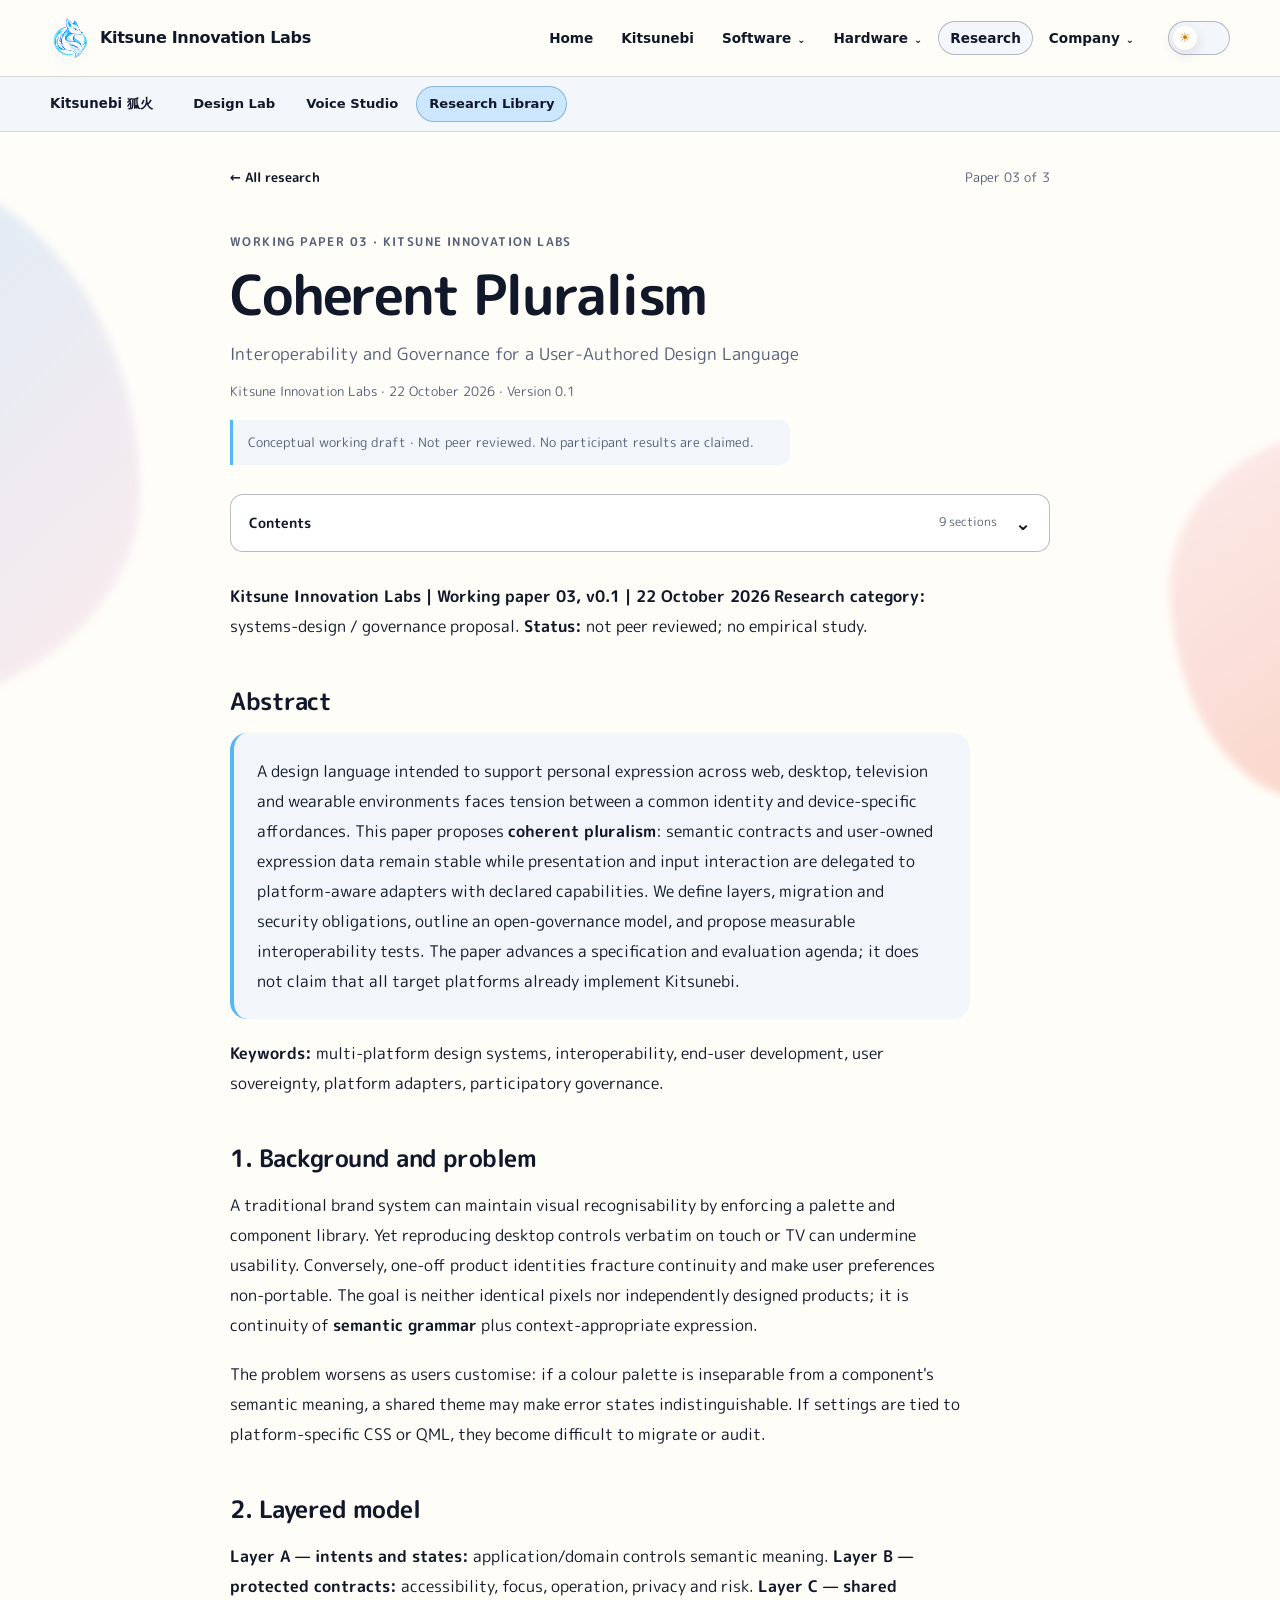
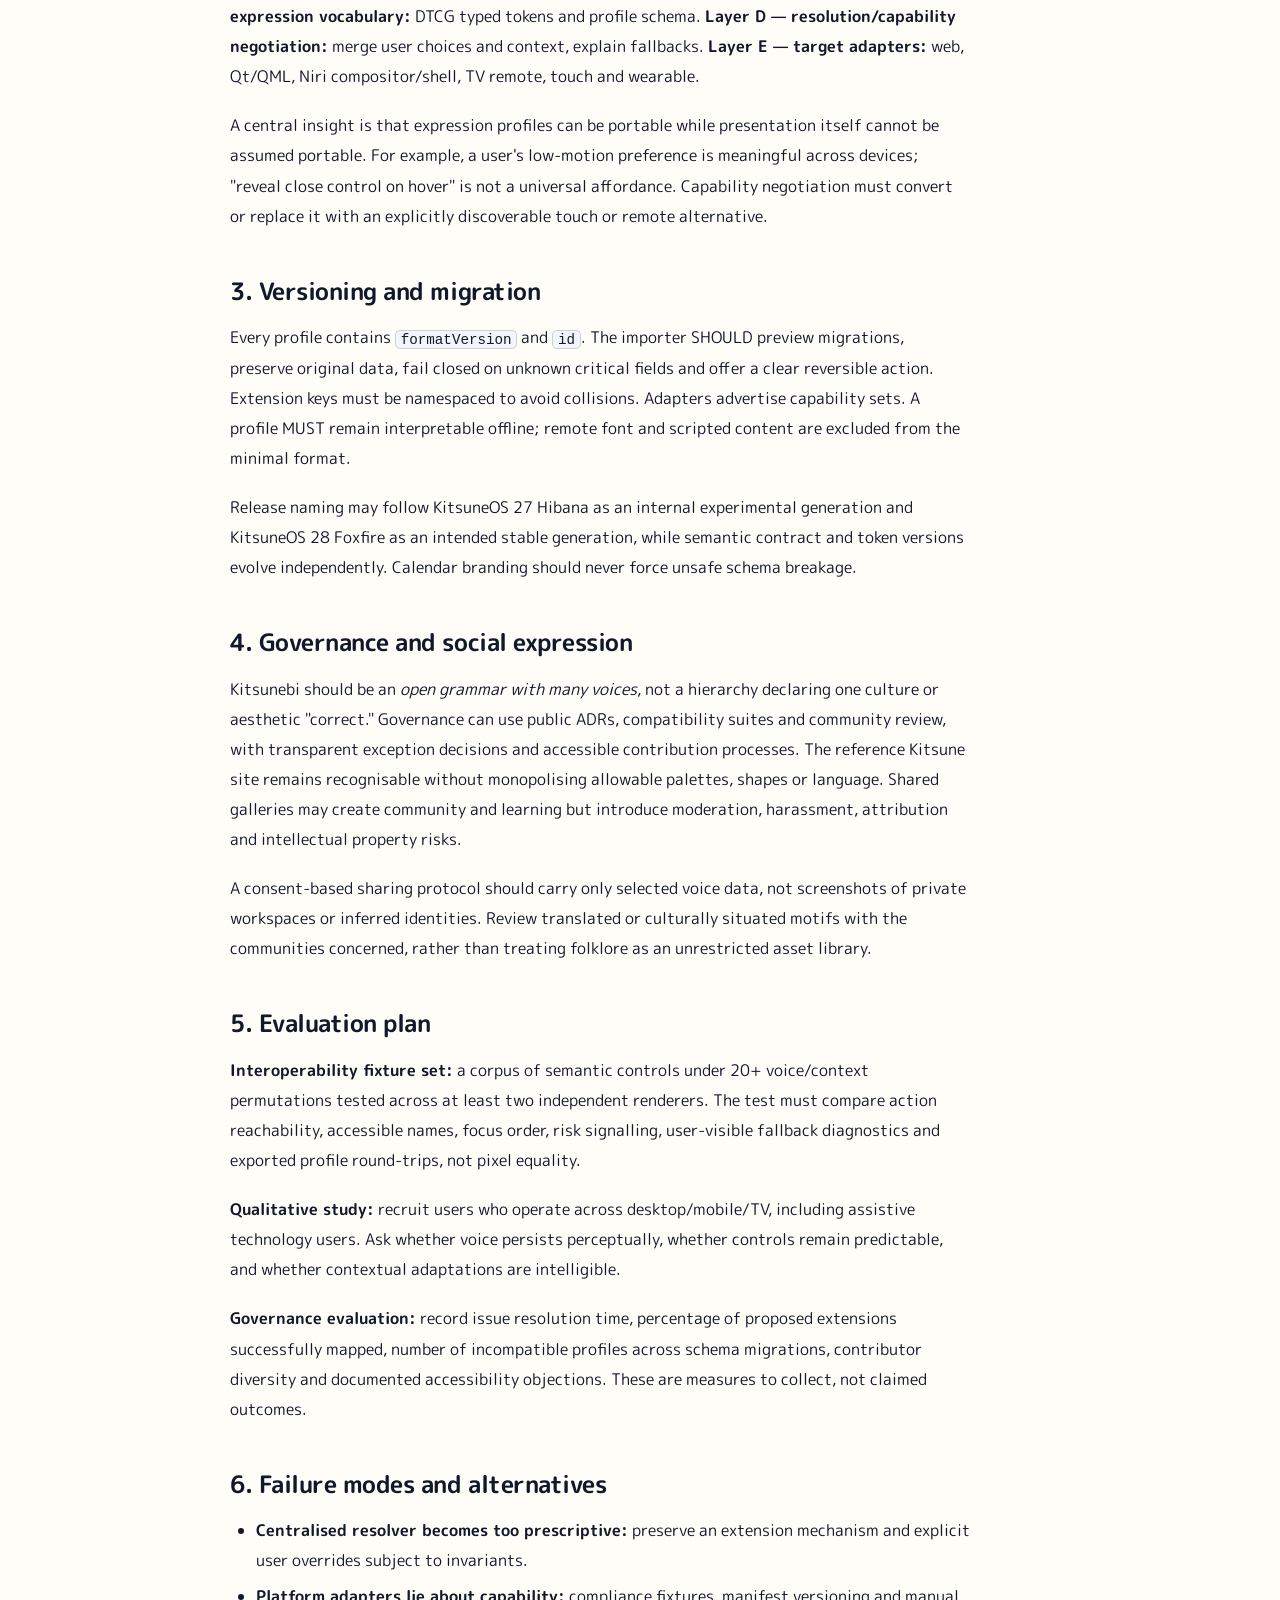
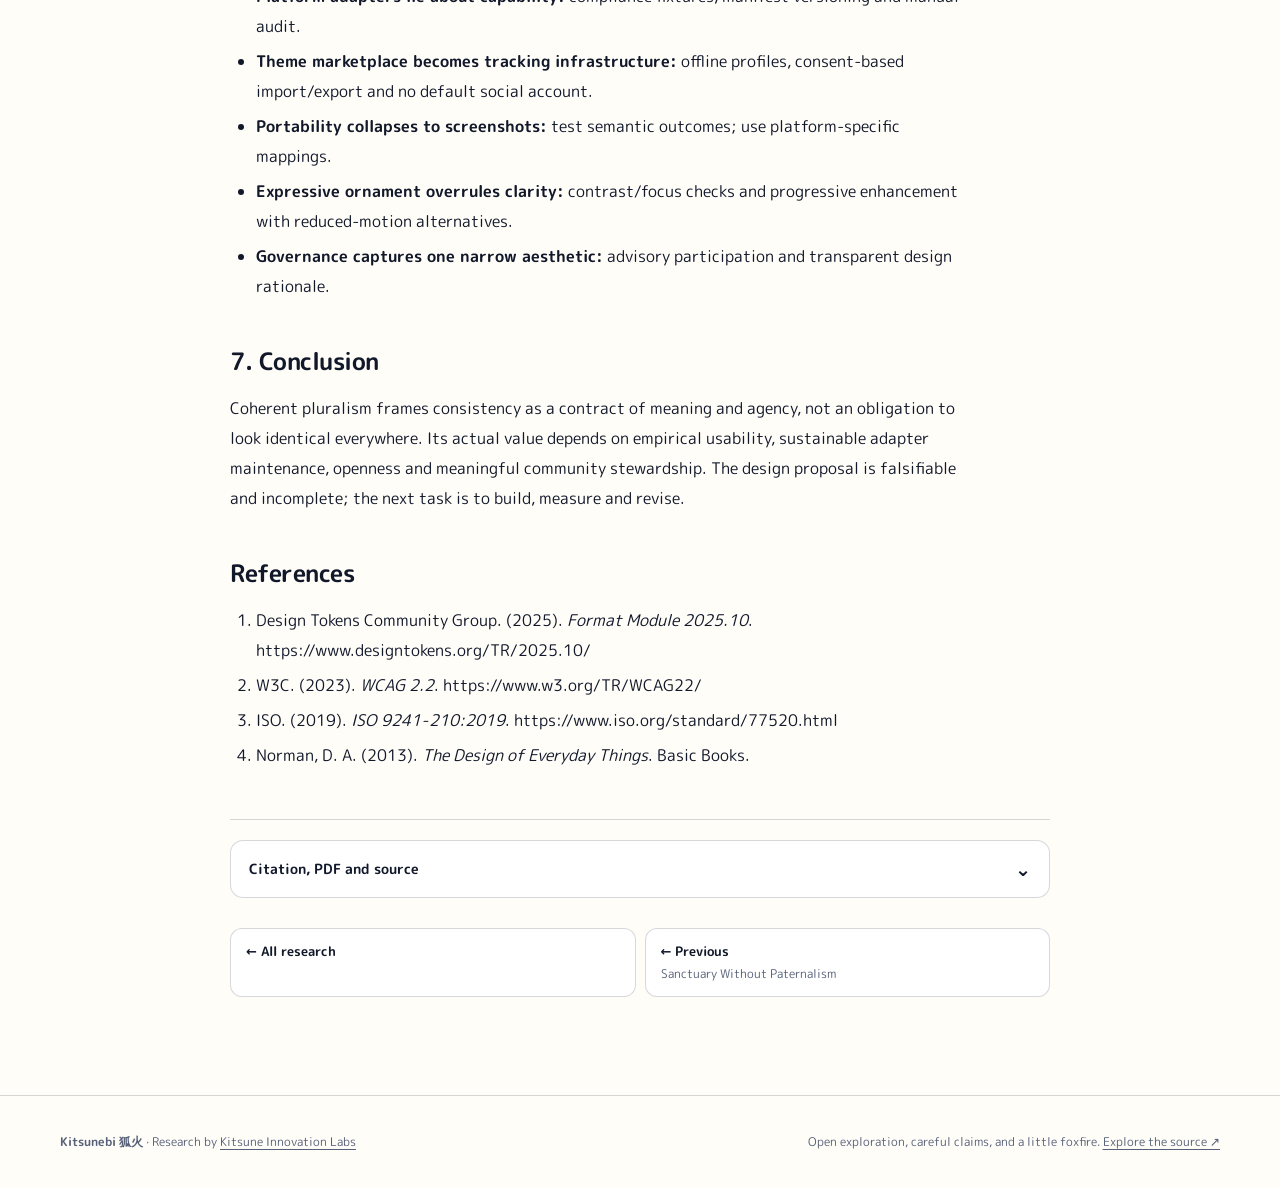
<file: design/research/papers/coherent-pluralism/index.html>
<!doctype html>
<html lang="en" data-theme="day"><head><meta charset="utf-8"><meta name="viewport" content="width=device-width,initial-scale=1">
<meta name="description" content="Interoperability and Governance for a User-Authored Design Language. One language can have many voices across web, desktop, TV and touch. How do we keep it interoperable?"><meta name="color-scheme" content="light dark">
<title>Coherent Pluralism · Kitsunebi Research · Kitsune Innovation Labs</title>
<link rel="stylesheet" href="/design/research/library.css">
<link rel="stylesheet" href="/assets/kil-site-header.css">
<script type="module" src="/assets/kil-site-header.mjs"></script>
<link rel="stylesheet" href="/design/kb-navigation.css">
<script type="module" src="/design/kb-navigation.mjs"></script>
<meta name="citation_author" content="Kitsune Innovation Labs"><meta name="citation_title" content="Coherent Pluralism"><meta name="citation_date" content="2026/10/22">
<script src="/design/research/library.mjs" type="module"></script>
</head><body class="reader">
<a class="skip-link" href="#main">Skip to main content</a>
<div class="ambient one" aria-hidden="true"></div><div class="ambient two" aria-hidden="true"></div>
<header class="site-header"><div class="site-header__inner">
<a href="/design/" class="brand"><span class="brand-mark" aria-hidden="true">✦</span><span>Kitsunebi <small>狐火</small></span></a>
<nav aria-label="Site navigation"><a href="/">Kitsune Labs</a><a href="/design/">Design Lab</a><a href="/design/voice-lab/">Voice Lab</a><a href="/design/research/" aria-current="false">Research</a></nav>
<button class="theme-toggle" type="button" data-theme-toggle aria-label="Switch between day and night themes" title="Toggle day/night">☾ <span>Theme</span></button>
</div></header>
<main id="main" class="container reader-main simple-reader" data-reader>
      <article class="article"><header class="simple-article-header">
      <nav class="simple-reader-location" aria-label="Document location"><a href="/design/research/">← All research</a><span>Paper 03 of 3</span></nav>
      <p class="eyebrow">Working Paper 03 · KITSUNE INNOVATION LABS</p>
      <h1>Coherent Pluralism</h1><p class="simple-article-subtitle">Interoperability and Governance for a User-Authored Design Language</p>
      <p class="simple-article-meta">Kitsune Innovation Labs · 22 October 2026 · Version 0.1</p>
      <p class="simple-article-status" role="note">Conceptual working draft · Not peer reviewed. No participant results are claimed.</p>
    </header><details class="simple-contents"><summary><span>Contents</span><small>9 sections</small><span class="simple-chevron" aria-hidden="true">⌄</span></summary>
      <nav aria-label="In this document"><ol><li class=""><a href="#abstract">Abstract</a></li><li class=""><a href="#1-background-and-problem">1. Background and problem</a></li><li class=""><a href="#2-layered-model">2. Layered model</a></li><li class=""><a href="#3-versioning-and-migration">3. Versioning and migration</a></li><li class=""><a href="#4-governance-and-social-expression">4. Governance and social expression</a></li><li class=""><a href="#5-evaluation-plan">5. Evaluation plan</a></li><li class=""><a href="#6-failure-modes-and-alternatives">6. Failure modes and alternatives</a></li><li class=""><a href="#7-conclusion">7. Conclusion</a></li><li class=""><a href="#references">References</a></li></ol></nav></details>
      <div class="paper-body"><p><strong>Kitsune Innovation Labs | Working paper 03, v0.1 | 22 October 2026</strong> <strong>Research category:</strong> systems-design / governance proposal. <strong>Status:</strong> not peer reviewed; no empirical study.</p>
<h2 id="abstract">Abstract <a class="anchor" href="#abstract" aria-label="Link to Abstract">#</a></h2>
<p>A design language intended to support personal expression across web, desktop, television and wearable environments faces tension between a common identity and device-specific affordances. This paper proposes <strong>coherent pluralism</strong>: semantic contracts and user-owned expression data remain stable while presentation and input interaction are delegated to platform-aware adapters with declared capabilities. We define layers, migration and security obligations, outline an open-governance model, and propose measurable interoperability tests. The paper advances a specification and evaluation agenda; it does not claim that all target platforms already implement Kitsunebi.</p>
<p><strong>Keywords:</strong> multi-platform design systems, interoperability, end-user development, user sovereignty, platform adapters, participatory governance.</p>
<h2 id="1-background-and-problem">1. Background and problem <a class="anchor" href="#1-background-and-problem" aria-label="Link to 1. Background and problem">#</a></h2>
<p>A traditional brand system can maintain visual recognisability by enforcing a palette and component library. Yet reproducing desktop controls verbatim on touch or TV can undermine usability. Conversely, one-off product identities fracture continuity and make user preferences non-portable. The goal is neither identical pixels nor independently designed products; it is continuity of <strong>semantic grammar</strong> plus context-appropriate expression.</p>
<p>The problem worsens as users customise: if a colour palette is inseparable from a component&#39;s semantic meaning, a shared theme may make error states indistinguishable. If settings are tied to platform-specific CSS or QML, they become difficult to migrate or audit.</p>
<h2 id="2-layered-model">2. Layered model <a class="anchor" href="#2-layered-model" aria-label="Link to 2. Layered model">#</a></h2>
<p><strong>Layer A — intents and states:</strong> application/domain controls semantic meaning. <strong>Layer B — protected contracts:</strong> accessibility, focus, operation, privacy and risk. <strong>Layer C — shared expression vocabulary:</strong> DTCG typed tokens and profile schema. <strong>Layer D — resolution/capability negotiation:</strong> merge user choices and context, explain fallbacks. <strong>Layer E — target adapters:</strong> web, Qt/QML, Niri compositor/shell, TV remote, touch and wearable.</p>
<p>A central insight is that expression profiles can be portable while presentation itself cannot be assumed portable. For example, a user&#39;s low-motion preference is meaningful across devices; &quot;reveal close control on hover&quot; is not a universal affordance. Capability negotiation must convert or replace it with an explicitly discoverable touch or remote alternative.</p>
<h2 id="3-versioning-and-migration">3. Versioning and migration <a class="anchor" href="#3-versioning-and-migration" aria-label="Link to 3. Versioning and migration">#</a></h2>
<p>Every profile contains <code>formatVersion</code> and <code>id</code>. The importer SHOULD preview migrations, preserve original data, fail closed on unknown critical fields and offer a clear reversible action. Extension keys must be namespaced to avoid collisions. Adapters advertise capability sets. A profile MUST remain interpretable offline; remote font and scripted content are excluded from the minimal format.</p>
<p>Release naming may follow KitsuneOS 27 Hibana as an internal experimental generation and KitsuneOS 28 Foxfire as an intended stable generation, while semantic contract and token versions evolve independently. Calendar branding should never force unsafe schema breakage.</p>
<h2 id="4-governance-and-social-expression">4. Governance and social expression <a class="anchor" href="#4-governance-and-social-expression" aria-label="Link to 4. Governance and social expression">#</a></h2>
<p>Kitsunebi should be an <em>open grammar with many voices</em>, not a hierarchy declaring one culture or aesthetic &quot;correct.&quot; Governance can use public ADRs, compatibility suites and community review, with transparent exception decisions and accessible contribution processes. The reference Kitsune site remains recognisable without monopolising allowable palettes, shapes or language. Shared galleries may create community and learning but introduce moderation, harassment, attribution and intellectual property risks.</p>
<p>A consent-based sharing protocol should carry only selected voice data, not screenshots of private workspaces or inferred identities. Review translated or culturally situated motifs with the communities concerned, rather than treating folklore as an unrestricted asset library.</p>
<h2 id="5-evaluation-plan">5. Evaluation plan <a class="anchor" href="#5-evaluation-plan" aria-label="Link to 5. Evaluation plan">#</a></h2>
<p><strong>Interoperability fixture set:</strong> a corpus of semantic controls under 20+ voice/context permutations tested across at least two independent renderers. The test must compare action reachability, accessible names, focus order, risk signalling, user-visible fallback diagnostics and exported profile round-trips, not pixel equality.</p>
<p><strong>Qualitative study:</strong> recruit users who operate across desktop/mobile/TV, including assistive technology users. Ask whether voice persists perceptually, whether controls remain predictable, and whether contextual adaptations are intelligible.</p>
<p><strong>Governance evaluation:</strong> record issue resolution time, percentage of proposed extensions successfully mapped, number of incompatible profiles across schema migrations, contributor diversity and documented accessibility objections. These are measures to collect, not claimed outcomes.</p>
<h2 id="6-failure-modes-and-alternatives">6. Failure modes and alternatives <a class="anchor" href="#6-failure-modes-and-alternatives" aria-label="Link to 6. Failure modes and alternatives">#</a></h2>
<ul><li><strong>Centralised resolver becomes too prescriptive:</strong> preserve an extension mechanism and explicit user overrides subject to invariants.</li><li><strong>Platform adapters lie about capability:</strong> compliance fixtures, manifest versioning and manual audit.</li><li><strong>Theme marketplace becomes tracking infrastructure:</strong> offline profiles, consent-based import/export and no default social account.</li><li><strong>Portability collapses to screenshots:</strong> test semantic outcomes; use platform-specific mappings.</li><li><strong>Expressive ornament overrules clarity:</strong> contrast/focus checks and progressive enhancement with reduced-motion alternatives.</li><li><strong>Governance captures one narrow aesthetic:</strong> advisory participation and transparent design rationale.</li></ul>
<h2 id="7-conclusion">7. Conclusion <a class="anchor" href="#7-conclusion" aria-label="Link to 7. Conclusion">#</a></h2>
<p>Coherent pluralism frames consistency as a contract of meaning and agency, not an obligation to look identical everywhere. Its actual value depends on empirical usability, sustainable adapter maintenance, openness and meaningful community stewardship. The design proposal is falsifiable and incomplete; the next task is to build, measure and revise.</p>
<h2 id="references">References <a class="anchor" href="#references" aria-label="Link to References">#</a></h2>
<ol><li>Design Tokens Community Group. (2025). <em>Format Module 2025.10</em>. https://www.designtokens.org/TR/2025.10/</li><li>W3C. (2023). <em>WCAG 2.2</em>. https://www.w3.org/TR/WCAG22/</li><li>ISO. (2019). <em>ISO 9241-210:2019</em>. https://www.iso.org/standard/77520.html</li><li>Norman, D. A. (2013). <em>The Design of Everyday Things</em>. Basic Books.</li></ol></div>
      <div class="simple-reader-tools"><details class="simple-reference-tools"><summary>Citation, PDF and source <span class="simple-chevron" aria-hidden="true">⌄</span></summary>
      <div class="simple-reference-inner">
      <div class="article-actions"><button type="button" data-print>Print / Save as PDF</button>
      <button type="button" data-citation-copy>Copy citation</button>
      <a href="https://github.com/Kitsune-Innovation-Labs/website/blob/dev/kitsunebi/research/paper-03-coherent-pluralism.md" target="_blank" rel="noopener noreferrer">View source on GitHub ↗</a></div>
      <details class="citation"><summary>Show suggested citation</summary><p data-citation-text>Kitsune Innovation Labs. (2026). Coherent Pluralism: Interoperability and Governance for a User-Authored Design Language (Working Paper 03, Version 0.1) [Working draft]. https://github.com/Kitsune-Innovation-Labs/website/blob/dev/kitsunebi/research/paper-03-coherent-pluralism.md</p>
      <p class="citation-notice">This citation describes an unreviewed working document without a DOI.</p></details></div></details></div>
      <nav class="simple-reading-navigation" aria-label="Continue reading">
      <a href="/design/research/" class="simple-reading-back">← All research</a>
      <a href="/design/research/papers/sanctuary/">← Previous<span>Sanctuary Without Paternalism</span></a>
      
    </nav></article>
    </main>
<footer class="site-footer"><div class="container"><p><strong>Kitsunebi 狐火</strong> · Research by <a href="/">Kitsune Innovation Labs</a></p><p>Open exploration, careful claims, and a little foxfire. <a href="https://github.com/Kitsune-Innovation-Labs/website/tree/dev/kitsunebi">Explore the source ↗</a></p></div></footer>
</body></html>
</file>
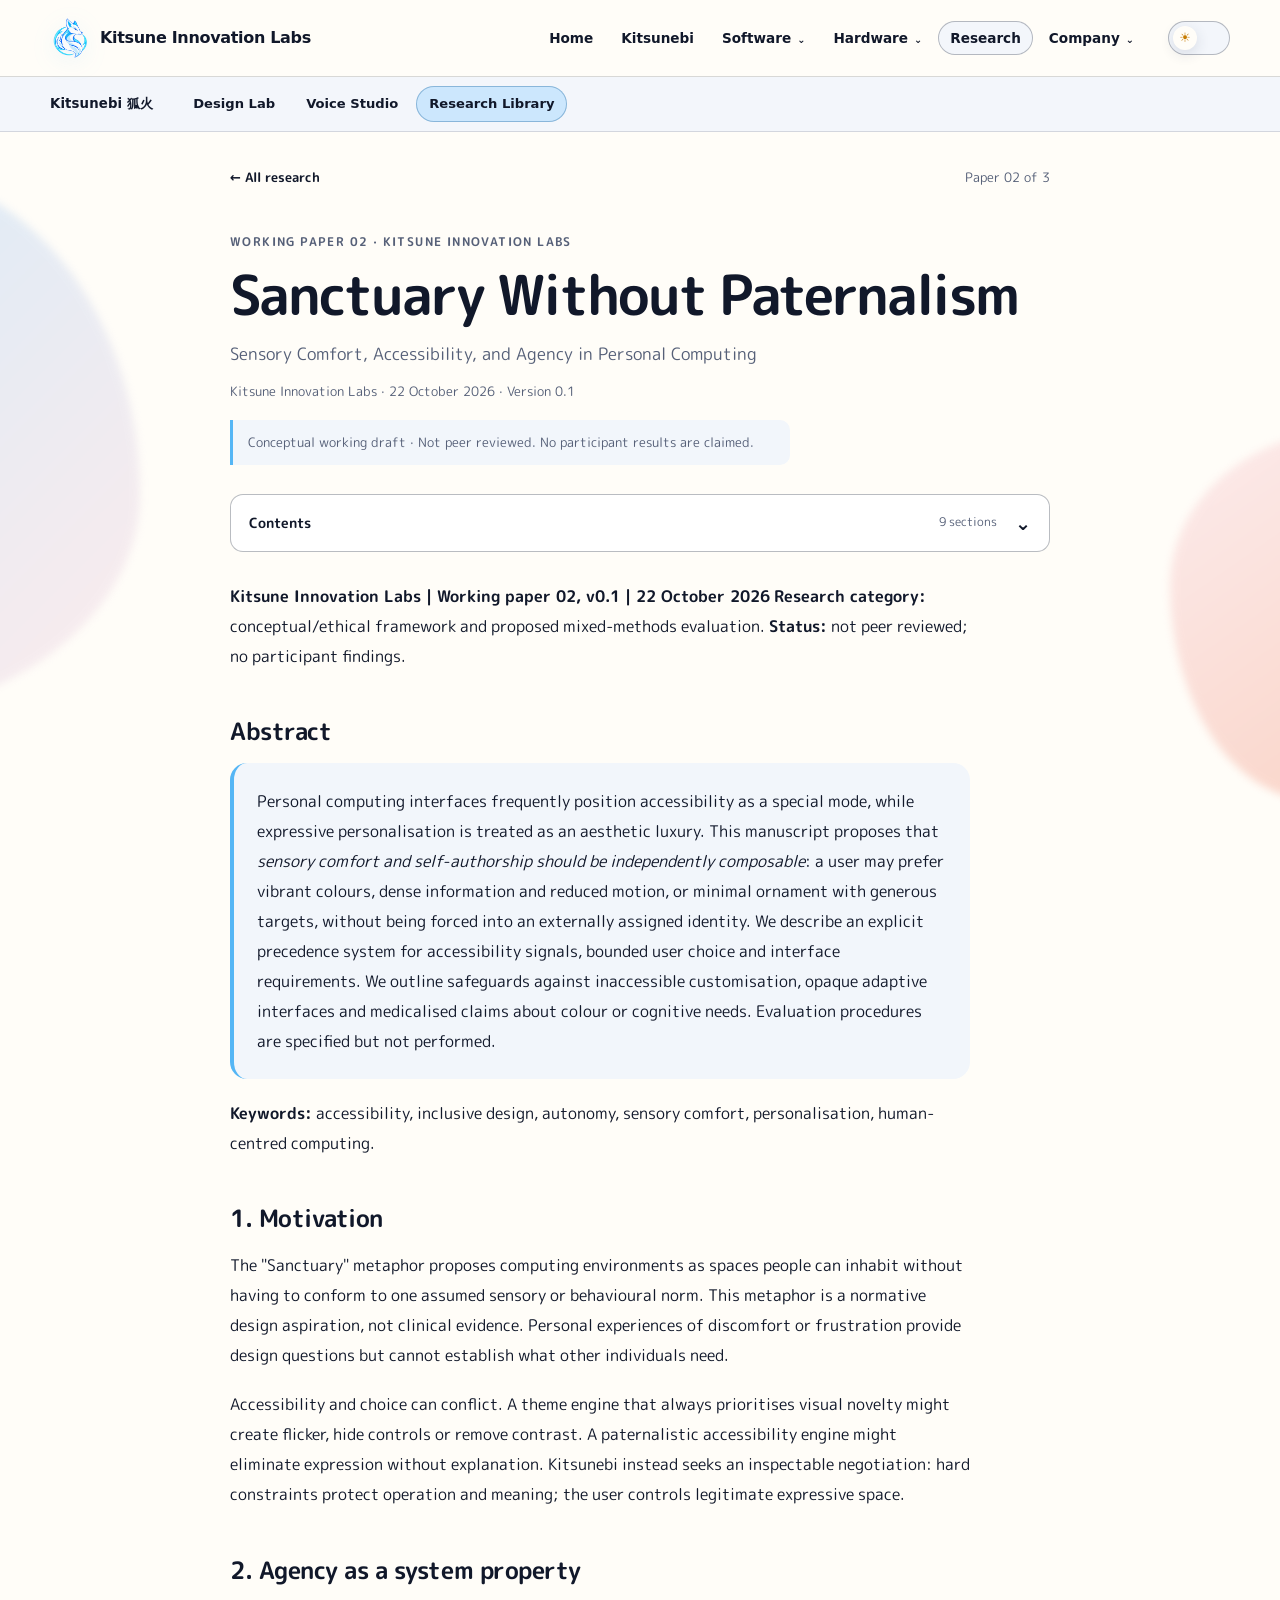
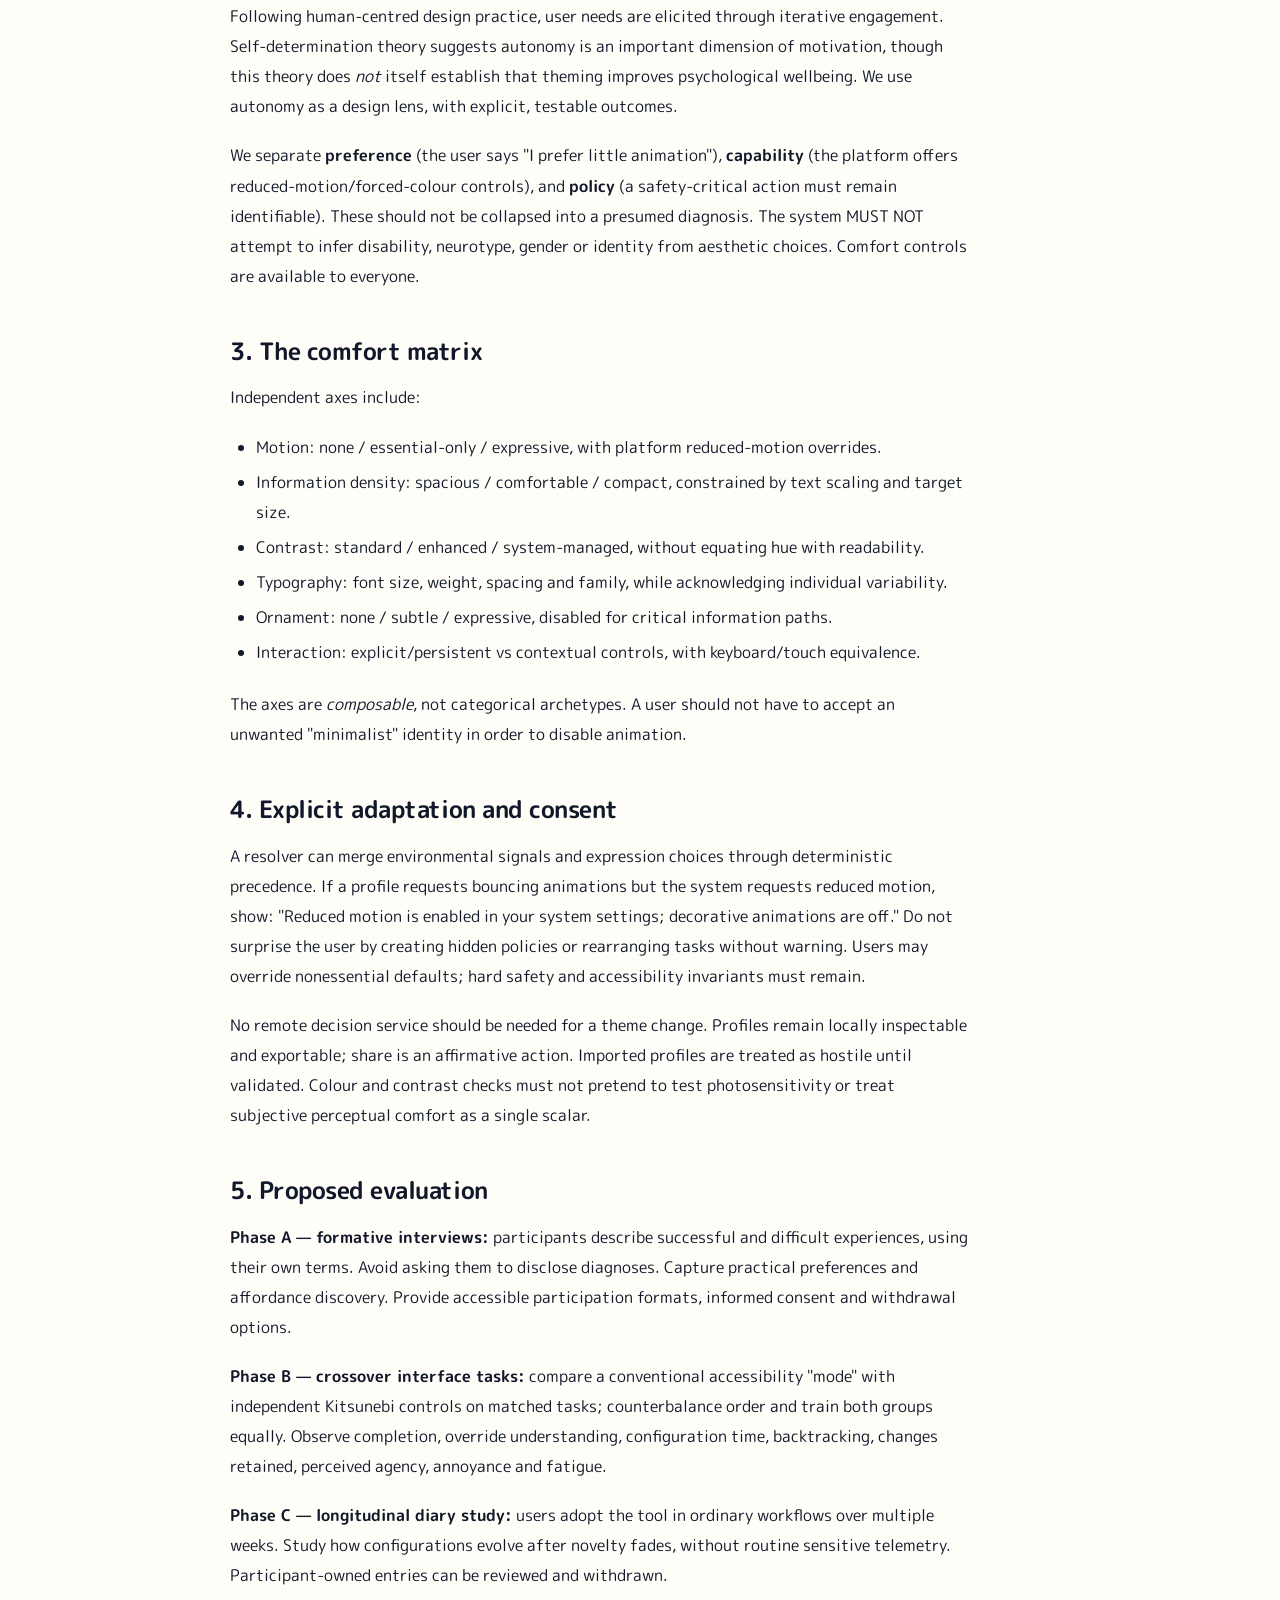
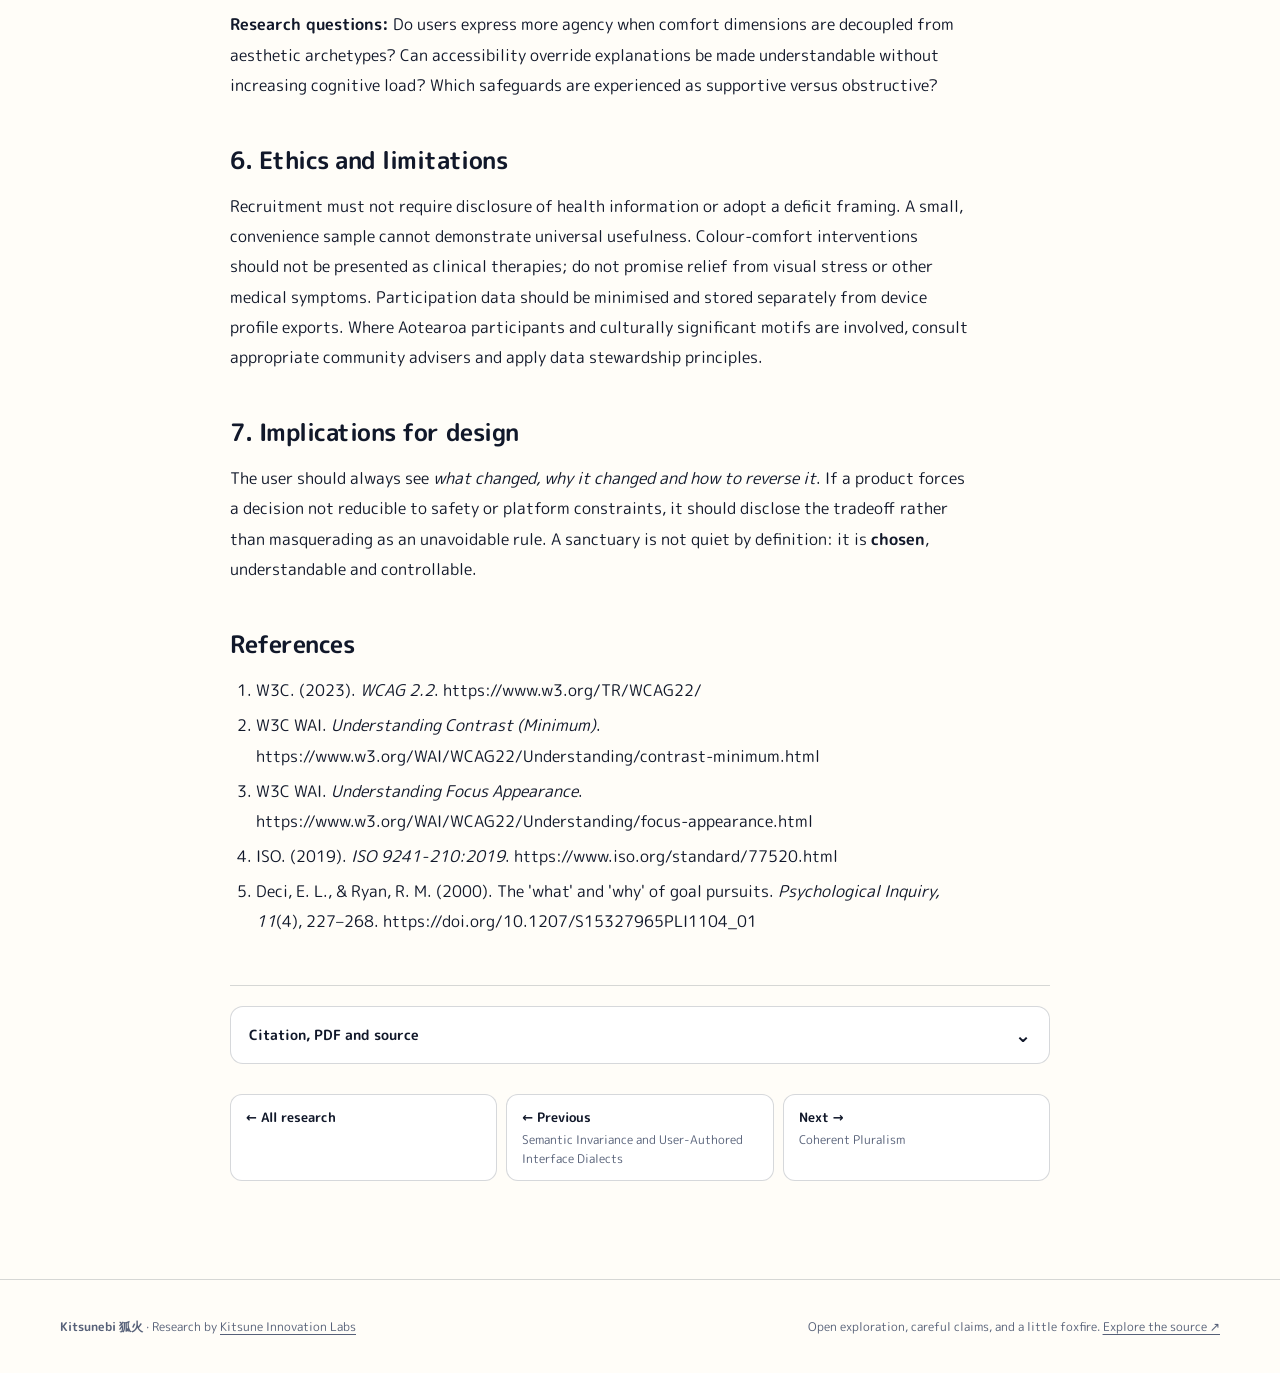
<file: design/research/papers/sanctuary/index.html>
<!doctype html>
<html lang="en" data-theme="day"><head><meta charset="utf-8"><meta name="viewport" content="width=device-width,initial-scale=1">
<meta name="description" content="Sensory Comfort, Accessibility, and Agency in Personal Computing. What if comfort could be personalised independently from appearance—without surrendering control?"><meta name="color-scheme" content="light dark">
<title>Sanctuary Without Paternalism · Kitsunebi Research · Kitsune Innovation Labs</title>
<link rel="stylesheet" href="/design/research/library.css">
<link rel="stylesheet" href="/assets/kil-site-header.css">
<script type="module" src="/assets/kil-site-header.mjs"></script>
<link rel="stylesheet" href="/design/kb-navigation.css">
<script type="module" src="/design/kb-navigation.mjs"></script>
<meta name="citation_author" content="Kitsune Innovation Labs"><meta name="citation_title" content="Sanctuary Without Paternalism"><meta name="citation_date" content="2026/10/22">
<script src="/design/research/library.mjs" type="module"></script>
</head><body class="reader">
<a class="skip-link" href="#main">Skip to main content</a>
<div class="ambient one" aria-hidden="true"></div><div class="ambient two" aria-hidden="true"></div>
<header class="site-header"><div class="site-header__inner">
<a href="/design/" class="brand"><span class="brand-mark" aria-hidden="true">✦</span><span>Kitsunebi <small>狐火</small></span></a>
<nav aria-label="Site navigation"><a href="/">Kitsune Labs</a><a href="/design/">Design Lab</a><a href="/design/voice-lab/">Voice Lab</a><a href="/design/research/" aria-current="false">Research</a></nav>
<button class="theme-toggle" type="button" data-theme-toggle aria-label="Switch between day and night themes" title="Toggle day/night">☾ <span>Theme</span></button>
</div></header>
<main id="main" class="container reader-main simple-reader" data-reader>
      <article class="article"><header class="simple-article-header">
      <nav class="simple-reader-location" aria-label="Document location"><a href="/design/research/">← All research</a><span>Paper 02 of 3</span></nav>
      <p class="eyebrow">Working Paper 02 · KITSUNE INNOVATION LABS</p>
      <h1>Sanctuary Without Paternalism</h1><p class="simple-article-subtitle">Sensory Comfort, Accessibility, and Agency in Personal Computing</p>
      <p class="simple-article-meta">Kitsune Innovation Labs · 22 October 2026 · Version 0.1</p>
      <p class="simple-article-status" role="note">Conceptual working draft · Not peer reviewed. No participant results are claimed.</p>
    </header><details class="simple-contents"><summary><span>Contents</span><small>9 sections</small><span class="simple-chevron" aria-hidden="true">⌄</span></summary>
      <nav aria-label="In this document"><ol><li class=""><a href="#abstract">Abstract</a></li><li class=""><a href="#1-motivation">1. Motivation</a></li><li class=""><a href="#2-agency-as-a-system-property">2. Agency as a system property</a></li><li class=""><a href="#3-the-comfort-matrix">3. The comfort matrix</a></li><li class=""><a href="#4-explicit-adaptation-and-consent">4. Explicit adaptation and consent</a></li><li class=""><a href="#5-proposed-evaluation">5. Proposed evaluation</a></li><li class=""><a href="#6-ethics-and-limitations">6. Ethics and limitations</a></li><li class=""><a href="#7-implications-for-design">7. Implications for design</a></li><li class=""><a href="#references">References</a></li></ol></nav></details>
      <div class="paper-body"><p><strong>Kitsune Innovation Labs | Working paper 02, v0.1 | 22 October 2026</strong> <strong>Research category:</strong> conceptual/ethical framework and proposed mixed-methods evaluation. <strong>Status:</strong> not peer reviewed; no participant findings.</p>
<h2 id="abstract">Abstract <a class="anchor" href="#abstract" aria-label="Link to Abstract">#</a></h2>
<p>Personal computing interfaces frequently position accessibility as a special mode, while expressive personalisation is treated as an aesthetic luxury. This manuscript proposes that <em>sensory comfort and self-authorship should be independently composable</em>: a user may prefer vibrant colours, dense information and reduced motion, or minimal ornament with generous targets, without being forced into an externally assigned identity. We describe an explicit precedence system for accessibility signals, bounded user choice and interface requirements. We outline safeguards against inaccessible customisation, opaque adaptive interfaces and medicalised claims about colour or cognitive needs. Evaluation procedures are specified but not performed.</p>
<p><strong>Keywords:</strong> accessibility, inclusive design, autonomy, sensory comfort, personalisation, human-centred computing.</p>
<h2 id="1-motivation">1. Motivation <a class="anchor" href="#1-motivation" aria-label="Link to 1. Motivation">#</a></h2>
<p>The &quot;Sanctuary&quot; metaphor proposes computing environments as spaces people can inhabit without having to conform to one assumed sensory or behavioural norm. This metaphor is a normative design aspiration, not clinical evidence. Personal experiences of discomfort or frustration provide design questions but cannot establish what other individuals need.</p>
<p>Accessibility and choice can conflict. A theme engine that always prioritises visual novelty might create flicker, hide controls or remove contrast. A paternalistic accessibility engine might eliminate expression without explanation. Kitsunebi instead seeks an inspectable negotiation: hard constraints protect operation and meaning; the user controls legitimate expressive space.</p>
<h2 id="2-agency-as-a-system-property">2. Agency as a system property <a class="anchor" href="#2-agency-as-a-system-property" aria-label="Link to 2. Agency as a system property">#</a></h2>
<p>Following human-centred design practice, user needs are elicited through iterative engagement. Self-determination theory suggests autonomy is an important dimension of motivation, though this theory does <em>not</em> itself establish that theming improves psychological wellbeing. We use autonomy as a design lens, with explicit, testable outcomes.</p>
<p>We separate <strong>preference</strong> (the user says &quot;I prefer little animation&quot;), <strong>capability</strong> (the platform offers reduced-motion/forced-colour controls), and <strong>policy</strong> (a safety-critical action must remain identifiable). These should not be collapsed into a presumed diagnosis. The system MUST NOT attempt to infer disability, neurotype, gender or identity from aesthetic choices. Comfort controls are available to everyone.</p>
<h2 id="3-the-comfort-matrix">3. The comfort matrix <a class="anchor" href="#3-the-comfort-matrix" aria-label="Link to 3. The comfort matrix">#</a></h2>
<p>Independent axes include:</p>
<ul><li>Motion: none / essential-only / expressive, with platform reduced-motion overrides.</li><li>Information density: spacious / comfortable / compact, constrained by text scaling and target size.</li><li>Contrast: standard / enhanced / system-managed, without equating hue with readability.</li><li>Typography: font size, weight, spacing and family, while acknowledging individual variability.</li><li>Ornament: none / subtle / expressive, disabled for critical information paths.</li><li>Interaction: explicit/persistent vs contextual controls, with keyboard/touch equivalence.</li></ul>
<p>The axes are <em>composable</em>, not categorical archetypes. A user should not have to accept an unwanted &quot;minimalist&quot; identity in order to disable animation.</p>
<h2 id="4-explicit-adaptation-and-consent">4. Explicit adaptation and consent <a class="anchor" href="#4-explicit-adaptation-and-consent" aria-label="Link to 4. Explicit adaptation and consent">#</a></h2>
<p>A resolver can merge environmental signals and expression choices through deterministic precedence. If a profile requests bouncing animations but the system requests reduced motion, show: &quot;Reduced motion is enabled in your system settings; decorative animations are off.&quot; Do not surprise the user by creating hidden policies or rearranging tasks without warning. Users may override nonessential defaults; hard safety and accessibility invariants must remain.</p>
<p>No remote decision service should be needed for a theme change. Profiles remain locally inspectable and exportable; share is an affirmative action. Imported profiles are treated as hostile until validated. Colour and contrast checks must not pretend to test photosensitivity or treat subjective perceptual comfort as a single scalar.</p>
<h2 id="5-proposed-evaluation">5. Proposed evaluation <a class="anchor" href="#5-proposed-evaluation" aria-label="Link to 5. Proposed evaluation">#</a></h2>
<p><strong>Phase A — formative interviews:</strong> participants describe successful and difficult experiences, using their own terms. Avoid asking them to disclose diagnoses. Capture practical preferences and affordance discovery. Provide accessible participation formats, informed consent and withdrawal options.</p>
<p><strong>Phase B — crossover interface tasks:</strong> compare a conventional accessibility &quot;mode&quot; with independent Kitsunebi controls on matched tasks; counterbalance order and train both groups equally. Observe completion, override understanding, configuration time, backtracking, changes retained, perceived agency, annoyance and fatigue.</p>
<p><strong>Phase C — longitudinal diary study:</strong> users adopt the tool in ordinary workflows over multiple weeks. Study how configurations evolve after novelty fades, without routine sensitive telemetry. Participant-owned entries can be reviewed and withdrawn.</p>
<p><strong>Research questions:</strong> Do users express more agency when comfort dimensions are decoupled from aesthetic archetypes? Can accessibility override explanations be made understandable without increasing cognitive load? Which safeguards are experienced as supportive versus obstructive?</p>
<h2 id="6-ethics-and-limitations">6. Ethics and limitations <a class="anchor" href="#6-ethics-and-limitations" aria-label="Link to 6. Ethics and limitations">#</a></h2>
<p>Recruitment must not require disclosure of health information or adopt a deficit framing. A small, convenience sample cannot demonstrate universal usefulness. Colour-comfort interventions should not be presented as clinical therapies; do not promise relief from visual stress or other medical symptoms. Participation data should be minimised and stored separately from device profile exports. Where Aotearoa participants and culturally significant motifs are involved, consult appropriate community advisers and apply data stewardship principles.</p>
<h2 id="7-implications-for-design">7. Implications for design <a class="anchor" href="#7-implications-for-design" aria-label="Link to 7. Implications for design">#</a></h2>
<p>The user should always see <em>what changed, why it changed and how to reverse it</em>. If a product forces a decision not reducible to safety or platform constraints, it should disclose the tradeoff rather than masquerading as an unavoidable rule. A sanctuary is not quiet by definition: it is <strong>chosen</strong>, understandable and controllable.</p>
<h2 id="references">References <a class="anchor" href="#references" aria-label="Link to References">#</a></h2>
<ol><li>W3C. (2023). <em>WCAG 2.2</em>. https://www.w3.org/TR/WCAG22/</li><li>W3C WAI. <em>Understanding Contrast (Minimum)</em>. https://www.w3.org/WAI/WCAG22/Understanding/contrast-minimum.html</li><li>W3C WAI. <em>Understanding Focus Appearance</em>. https://www.w3.org/WAI/WCAG22/Understanding/focus-appearance.html</li><li>ISO. (2019). <em>ISO 9241-210:2019</em>. https://www.iso.org/standard/77520.html</li><li>Deci, E. L., &amp; Ryan, R. M. (2000). The &#39;what&#39; and &#39;why&#39; of goal pursuits. <em>Psychological Inquiry, 11</em>(4), 227–268. https://doi.org/10.1207/S15327965PLI1104_01</li></ol></div>
      <div class="simple-reader-tools"><details class="simple-reference-tools"><summary>Citation, PDF and source <span class="simple-chevron" aria-hidden="true">⌄</span></summary>
      <div class="simple-reference-inner">
      <div class="article-actions"><button type="button" data-print>Print / Save as PDF</button>
      <button type="button" data-citation-copy>Copy citation</button>
      <a href="https://github.com/Kitsune-Innovation-Labs/website/blob/dev/kitsunebi/research/paper-02-sanctuary.md" target="_blank" rel="noopener noreferrer">View source on GitHub ↗</a></div>
      <details class="citation"><summary>Show suggested citation</summary><p data-citation-text>Kitsune Innovation Labs. (2026). Sanctuary Without Paternalism: Sensory Comfort, Accessibility, and Agency in Personal Computing (Working Paper 02, Version 0.1) [Working draft]. https://github.com/Kitsune-Innovation-Labs/website/blob/dev/kitsunebi/research/paper-02-sanctuary.md</p>
      <p class="citation-notice">This citation describes an unreviewed working document without a DOI.</p></details></div></details></div>
      <nav class="simple-reading-navigation" aria-label="Continue reading">
      <a href="/design/research/" class="simple-reading-back">← All research</a>
      <a href="/design/research/papers/semantic-invariance/">← Previous<span>Semantic Invariance and User-Authored Interface Dialects</span></a>
      <a href="/design/research/papers/coherent-pluralism/">Next →<span>Coherent Pluralism</span></a>
    </nav></article>
    </main>
<footer class="site-footer"><div class="container"><p><strong>Kitsunebi 狐火</strong> · Research by <a href="/">Kitsune Innovation Labs</a></p><p>Open exploration, careful claims, and a little foxfire. <a href="https://github.com/Kitsune-Innovation-Labs/website/tree/dev/kitsunebi">Explore the source ↗</a></p></div></footer>
</body></html>
</file>
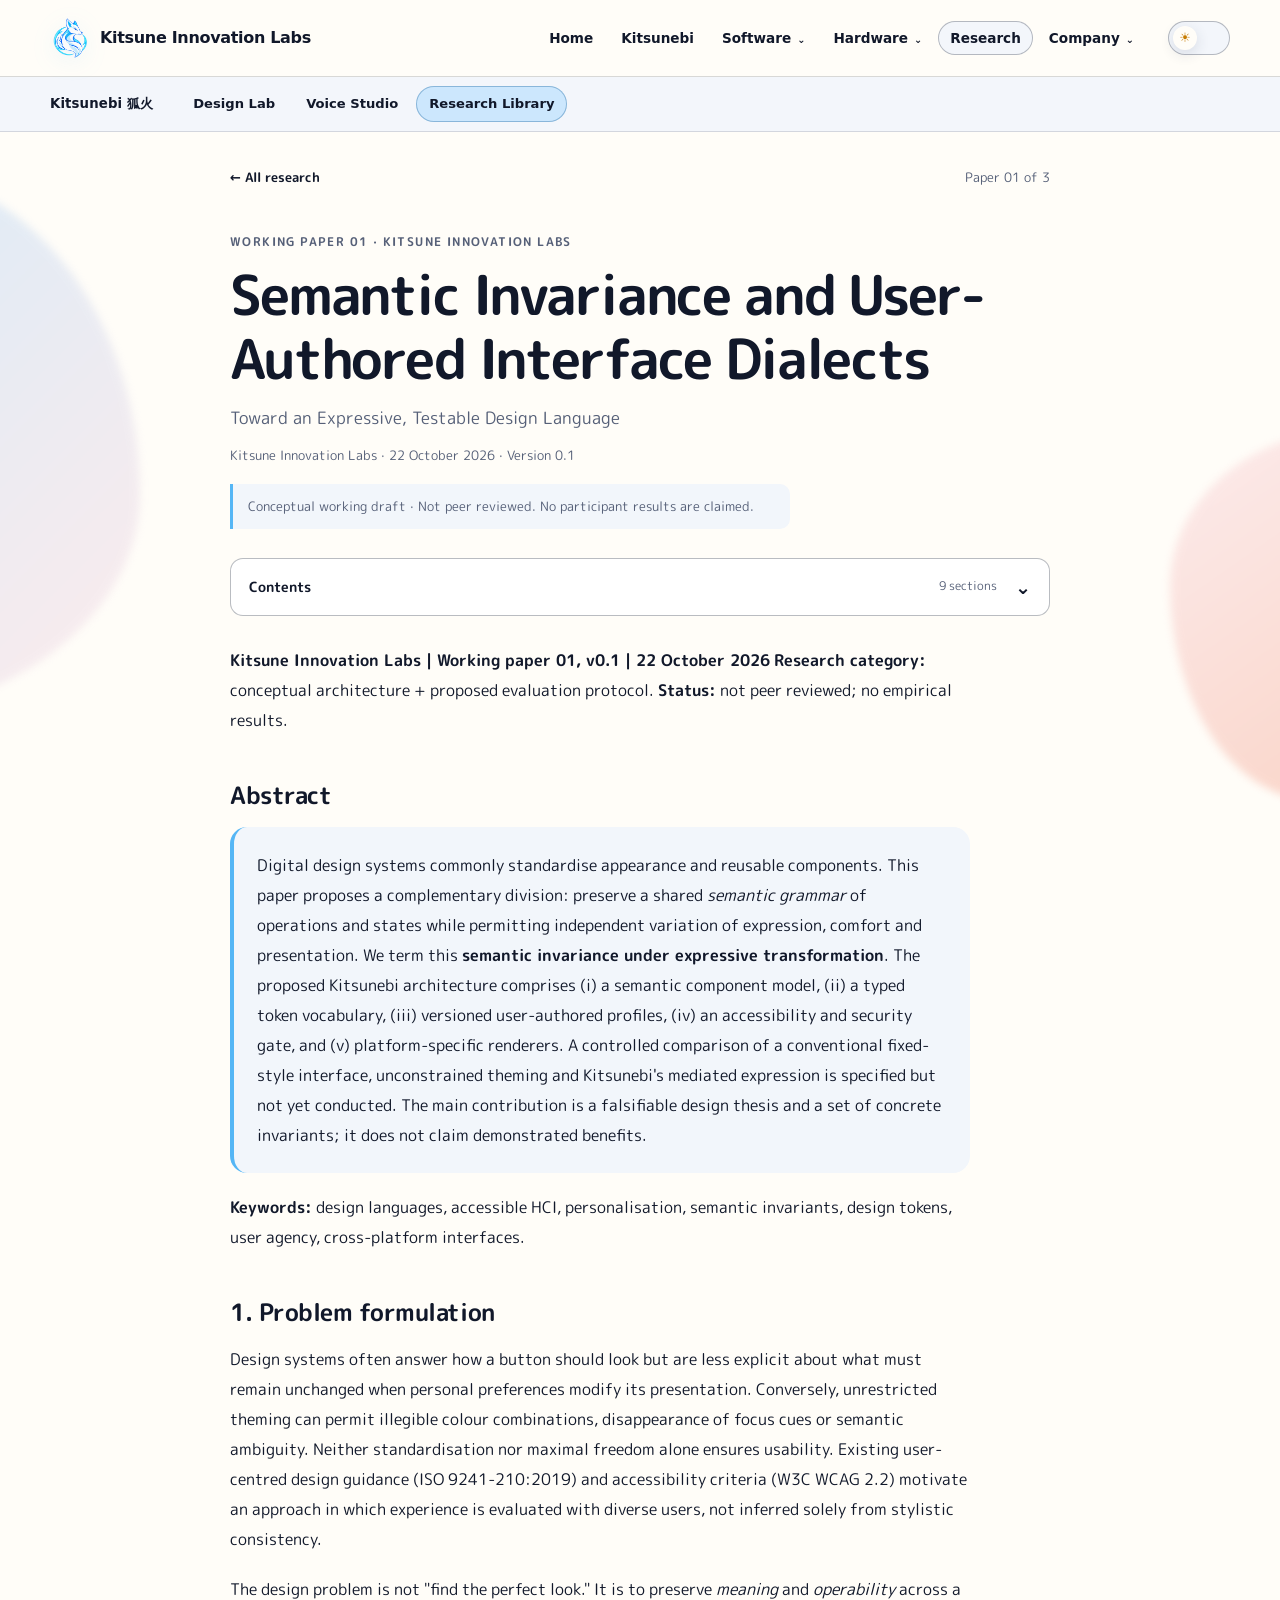
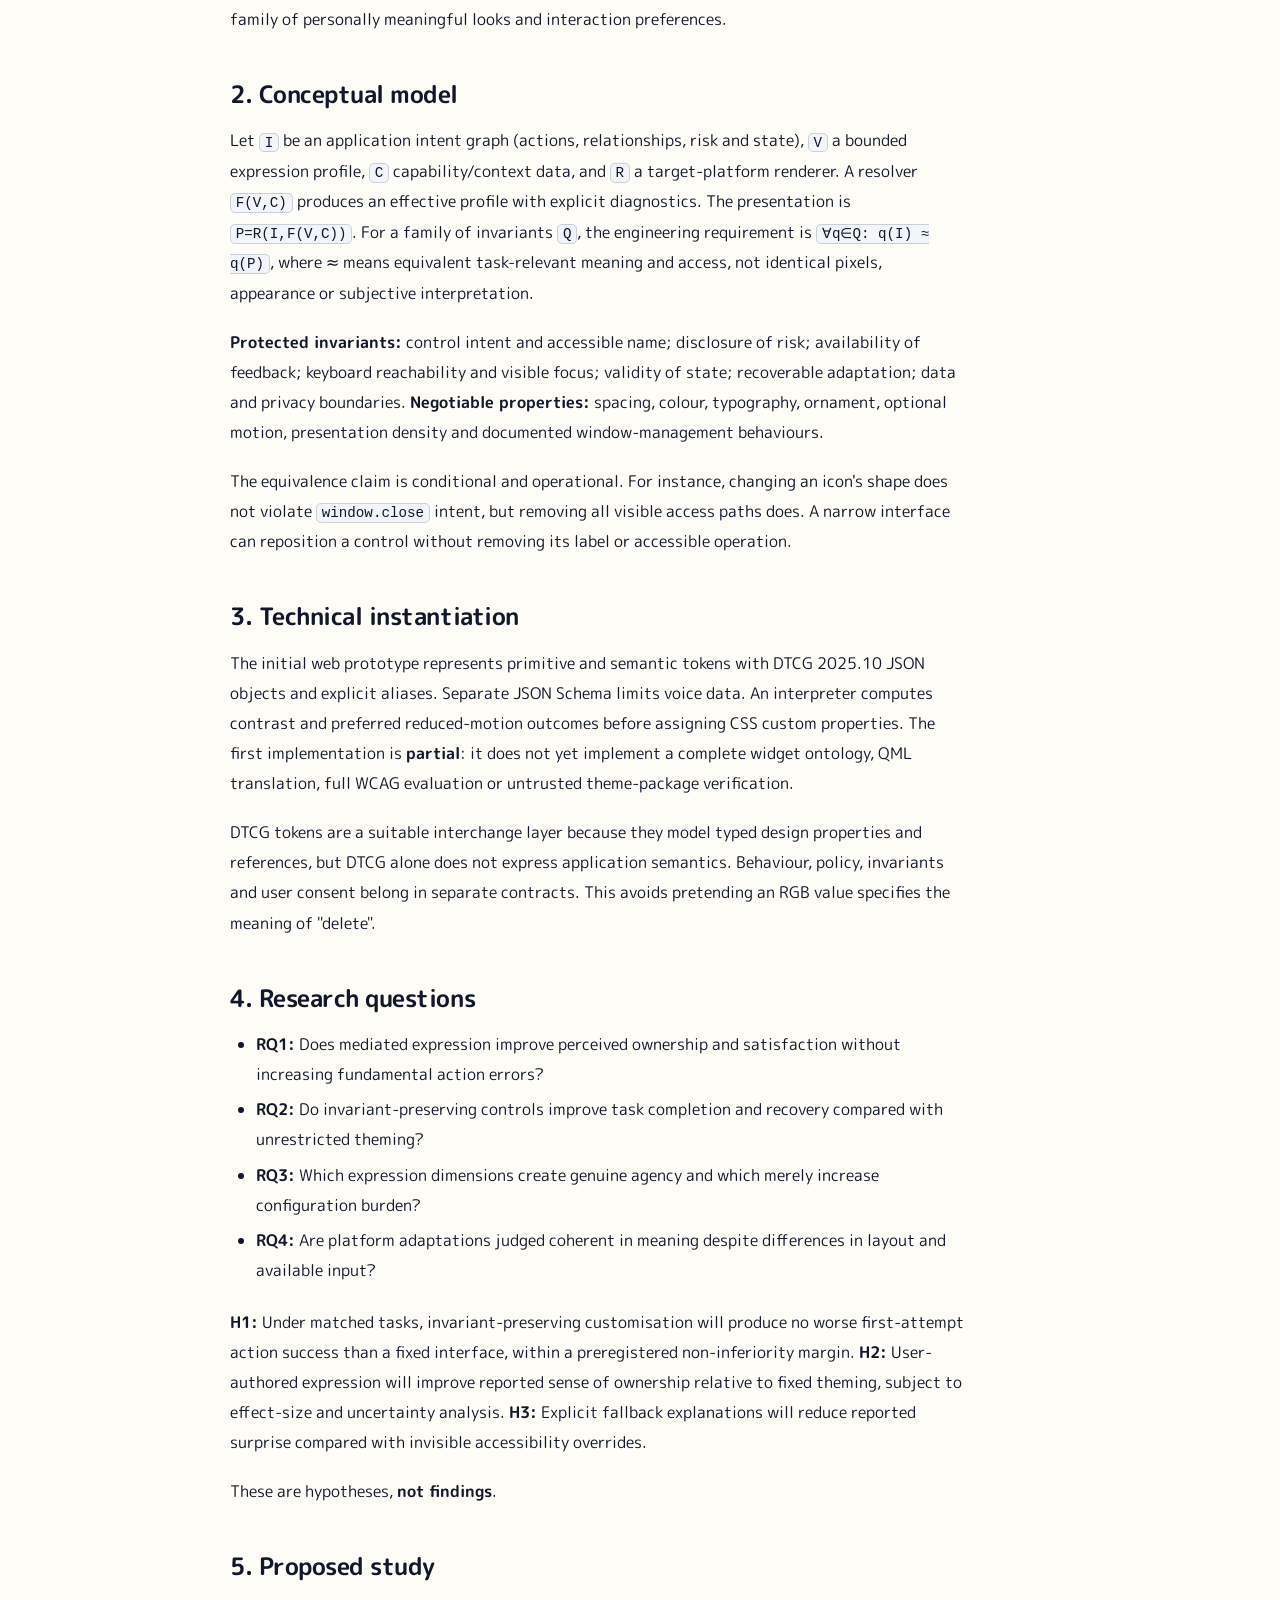
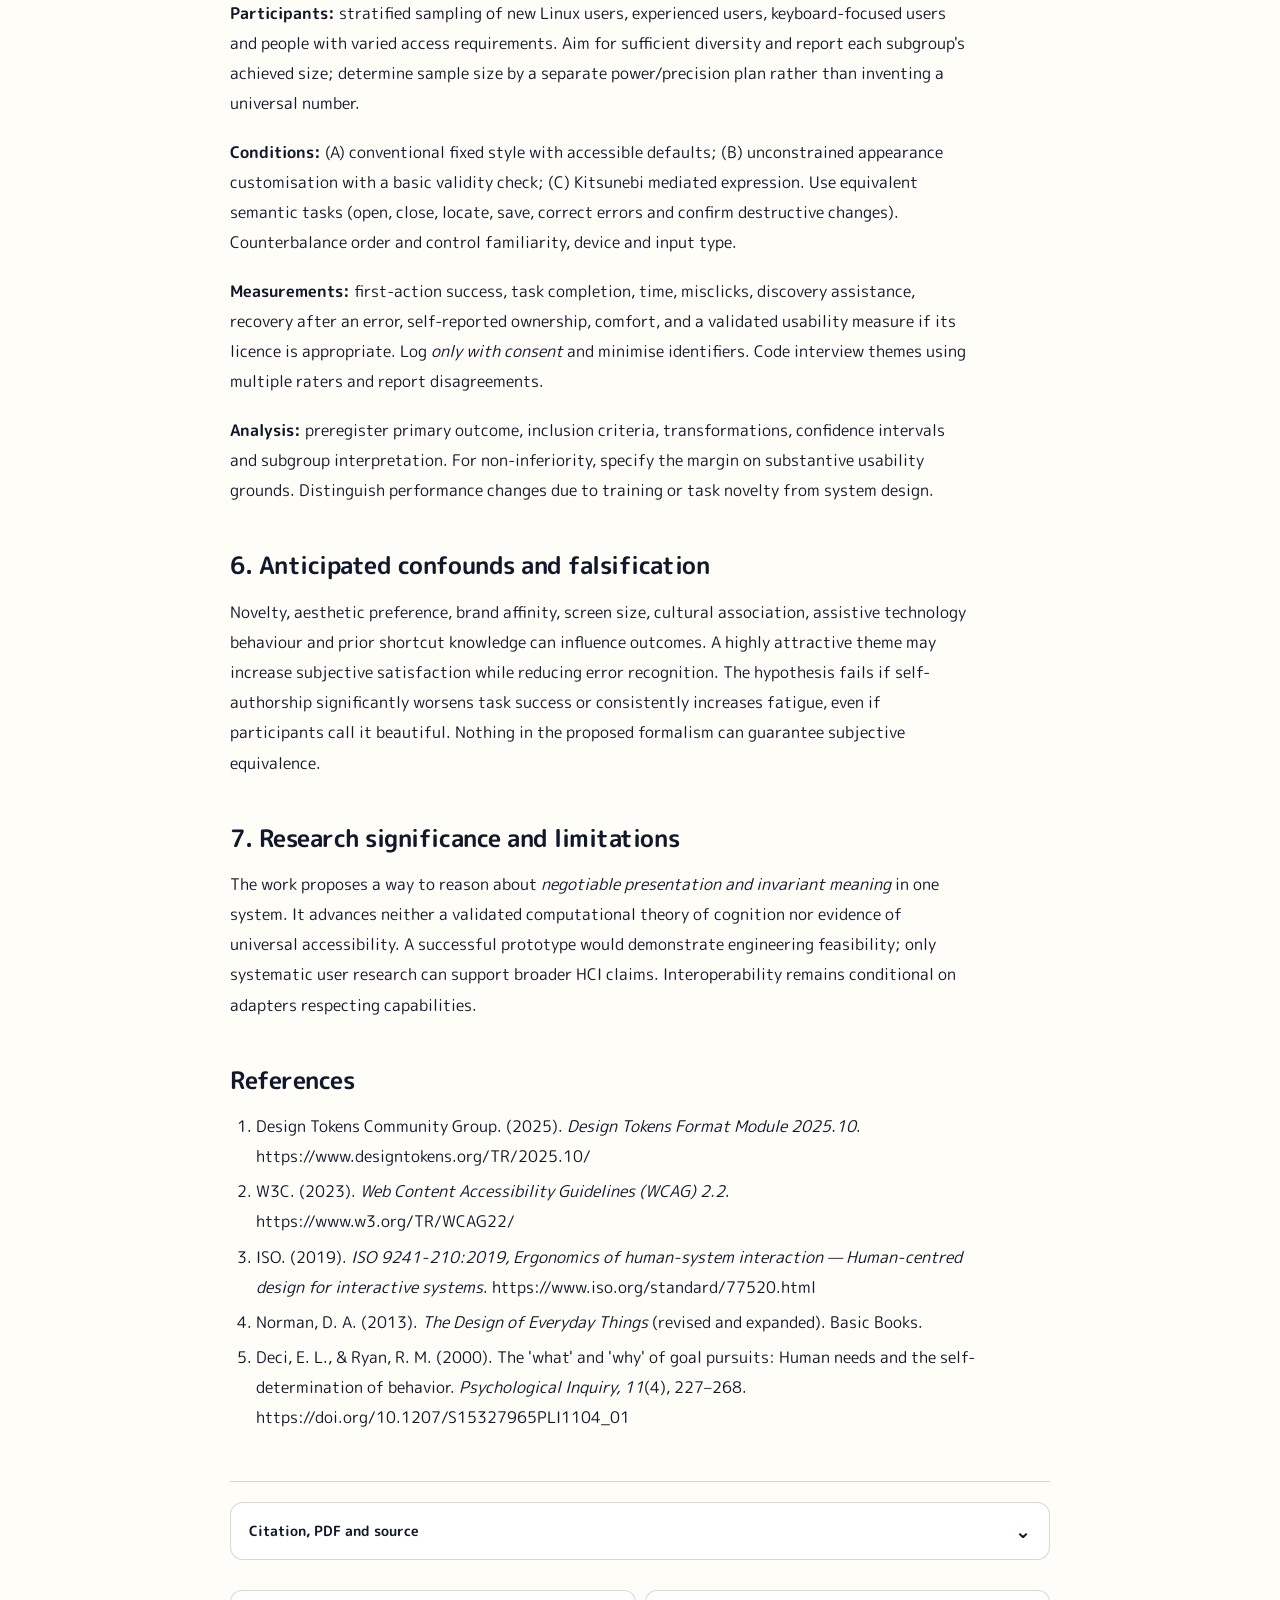
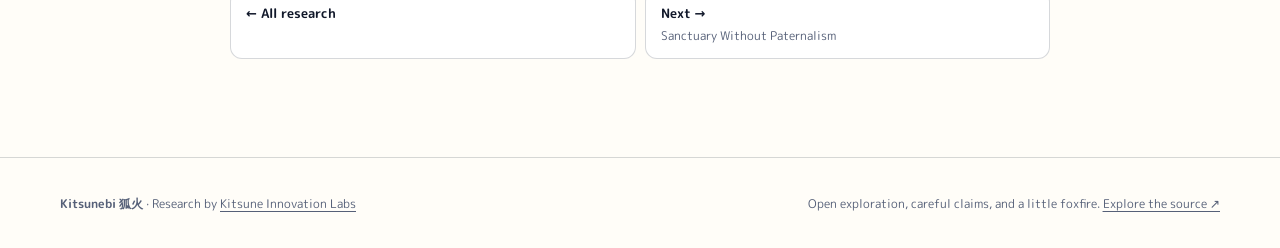
<file: design/research/papers/semantic-invariance/index.html>
<!doctype html>
<html lang="en" data-theme="day"><head><meta charset="utf-8"><meta name="viewport" content="width=device-width,initial-scale=1">
<meta name="description" content="Toward an Expressive, Testable Design Language. Can an interface change its expression while preserving understandable actions, states and meaning?"><meta name="color-scheme" content="light dark">
<title>Semantic Invariance and User-Authored Interface Dialects · Kitsunebi Research · Kitsune Innovation Labs</title>
<link rel="stylesheet" href="/design/research/library.css">
<link rel="stylesheet" href="/assets/kil-site-header.css">
<script type="module" src="/assets/kil-site-header.mjs"></script>
<link rel="stylesheet" href="/design/kb-navigation.css">
<script type="module" src="/design/kb-navigation.mjs"></script>
<meta name="citation_author" content="Kitsune Innovation Labs"><meta name="citation_title" content="Semantic Invariance and User-Authored Interface Dialects"><meta name="citation_date" content="2026/10/22">
<script src="/design/research/library.mjs" type="module"></script>
</head><body class="reader">
<a class="skip-link" href="#main">Skip to main content</a>
<div class="ambient one" aria-hidden="true"></div><div class="ambient two" aria-hidden="true"></div>
<header class="site-header"><div class="site-header__inner">
<a href="/design/" class="brand"><span class="brand-mark" aria-hidden="true">✦</span><span>Kitsunebi <small>狐火</small></span></a>
<nav aria-label="Site navigation"><a href="/">Kitsune Labs</a><a href="/design/">Design Lab</a><a href="/design/voice-lab/">Voice Lab</a><a href="/design/research/" aria-current="false">Research</a></nav>
<button class="theme-toggle" type="button" data-theme-toggle aria-label="Switch between day and night themes" title="Toggle day/night">☾ <span>Theme</span></button>
</div></header>
<main id="main" class="container reader-main simple-reader" data-reader>
      <article class="article"><header class="simple-article-header">
      <nav class="simple-reader-location" aria-label="Document location"><a href="/design/research/">← All research</a><span>Paper 01 of 3</span></nav>
      <p class="eyebrow">Working Paper 01 · KITSUNE INNOVATION LABS</p>
      <h1>Semantic Invariance and User-Authored Interface Dialects</h1><p class="simple-article-subtitle">Toward an Expressive, Testable Design Language</p>
      <p class="simple-article-meta">Kitsune Innovation Labs · 22 October 2026 · Version 0.1</p>
      <p class="simple-article-status" role="note">Conceptual working draft · Not peer reviewed. No participant results are claimed.</p>
    </header><details class="simple-contents"><summary><span>Contents</span><small>9 sections</small><span class="simple-chevron" aria-hidden="true">⌄</span></summary>
      <nav aria-label="In this document"><ol><li class=""><a href="#abstract">Abstract</a></li><li class=""><a href="#1-problem-formulation">1. Problem formulation</a></li><li class=""><a href="#2-conceptual-model">2. Conceptual model</a></li><li class=""><a href="#3-technical-instantiation">3. Technical instantiation</a></li><li class=""><a href="#4-research-questions">4. Research questions</a></li><li class=""><a href="#5-proposed-study">5. Proposed study</a></li><li class=""><a href="#6-anticipated-confounds-and-falsification">6. Anticipated confounds and falsification</a></li><li class=""><a href="#7-research-significance-and-limitations">7. Research significance and limitations</a></li><li class=""><a href="#references">References</a></li></ol></nav></details>
      <div class="paper-body"><p><strong>Kitsune Innovation Labs | Working paper 01, v0.1 | 22 October 2026</strong> <strong>Research category:</strong> conceptual architecture + proposed evaluation protocol. <strong>Status:</strong> not peer reviewed; no empirical results.</p>
<h2 id="abstract">Abstract <a class="anchor" href="#abstract" aria-label="Link to Abstract">#</a></h2>
<p>Digital design systems commonly standardise appearance and reusable components. This paper proposes a complementary division: preserve a shared <em>semantic grammar</em> of operations and states while permitting independent variation of expression, comfort and presentation. We term this <strong>semantic invariance under expressive transformation</strong>. The proposed Kitsunebi architecture comprises (i) a semantic component model, (ii) a typed token vocabulary, (iii) versioned user-authored profiles, (iv) an accessibility and security gate, and (v) platform-specific renderers. A controlled comparison of a conventional fixed-style interface, unconstrained theming and Kitsunebi&#39;s mediated expression is specified but not yet conducted. The main contribution is a falsifiable design thesis and a set of concrete invariants; it does not claim demonstrated benefits.</p>
<p><strong>Keywords:</strong> design languages, accessible HCI, personalisation, semantic invariants, design tokens, user agency, cross-platform interfaces.</p>
<h2 id="1-problem-formulation">1. Problem formulation <a class="anchor" href="#1-problem-formulation" aria-label="Link to 1. Problem formulation">#</a></h2>
<p>Design systems often answer how a button should look but are less explicit about what must remain unchanged when personal preferences modify its presentation. Conversely, unrestricted theming can permit illegible colour combinations, disappearance of focus cues or semantic ambiguity. Neither standardisation nor maximal freedom alone ensures usability. Existing user-centred design guidance (ISO 9241-210:2019) and accessibility criteria (W3C WCAG 2.2) motivate an approach in which experience is evaluated with diverse users, not inferred solely from stylistic consistency.</p>
<p>The design problem is not &quot;find the perfect look.&quot; It is to preserve <em>meaning</em> and <em>operability</em> across a family of personally meaningful looks and interaction preferences.</p>
<h2 id="2-conceptual-model">2. Conceptual model <a class="anchor" href="#2-conceptual-model" aria-label="Link to 2. Conceptual model">#</a></h2>
<p>Let <code>I</code> be an application intent graph (actions, relationships, risk and state), <code>V</code> a bounded expression profile, <code>C</code> capability/context data, and <code>R</code> a target-platform renderer. A resolver <code>F(V,C)</code> produces an effective profile with explicit diagnostics. The presentation is <code>P=R(I,F(V,C))</code>. For a family of invariants <code>Q</code>, the engineering requirement is <code>∀q∈Q: q(I) ≈ q(P)</code>, where ≈ means equivalent task-relevant meaning and access, not identical pixels, appearance or subjective interpretation.</p>
<p><strong>Protected invariants:</strong> control intent and accessible name; disclosure of risk; availability of feedback; keyboard reachability and visible focus; validity of state; recoverable adaptation; data and privacy boundaries. <strong>Negotiable properties:</strong> spacing, colour, typography, ornament, optional motion, presentation density and documented window-management behaviours.</p>
<p>The equivalence claim is conditional and operational. For instance, changing an icon&#39;s shape does not violate <code>window.close</code> intent, but removing all visible access paths does. A narrow interface can reposition a control without removing its label or accessible operation.</p>
<h2 id="3-technical-instantiation">3. Technical instantiation <a class="anchor" href="#3-technical-instantiation" aria-label="Link to 3. Technical instantiation">#</a></h2>
<p>The initial web prototype represents primitive and semantic tokens with DTCG 2025.10 JSON objects and explicit aliases. Separate JSON Schema limits voice data. An interpreter computes contrast and preferred reduced-motion outcomes before assigning CSS custom properties. The first implementation is <strong>partial</strong>: it does not yet implement a complete widget ontology, QML translation, full WCAG evaluation or untrusted theme-package verification.</p>
<p>DTCG tokens are a suitable interchange layer because they model typed design properties and references, but DTCG alone does not express application semantics. Behaviour, policy, invariants and user consent belong in separate contracts. This avoids pretending an RGB value specifies the meaning of &quot;delete&quot;.</p>
<h2 id="4-research-questions">4. Research questions <a class="anchor" href="#4-research-questions" aria-label="Link to 4. Research questions">#</a></h2>
<ul><li><strong>RQ1:</strong> Does mediated expression improve perceived ownership and satisfaction without increasing fundamental action errors?</li><li><strong>RQ2:</strong> Do invariant-preserving controls improve task completion and recovery compared with unrestricted theming?</li><li><strong>RQ3:</strong> Which expression dimensions create genuine agency and which merely increase configuration burden?</li><li><strong>RQ4:</strong> Are platform adaptations judged coherent in meaning despite differences in layout and available input?</li></ul>
<p><strong>H1:</strong> Under matched tasks, invariant-preserving customisation will produce no worse first-attempt action success than a fixed interface, within a preregistered non-inferiority margin. <strong>H2:</strong> User-authored expression will improve reported sense of ownership relative to fixed theming, subject to effect-size and uncertainty analysis. <strong>H3:</strong> Explicit fallback explanations will reduce reported surprise compared with invisible accessibility overrides.</p>
<p>These are hypotheses, <strong>not findings</strong>.</p>
<h2 id="5-proposed-study">5. Proposed study <a class="anchor" href="#5-proposed-study" aria-label="Link to 5. Proposed study">#</a></h2>
<p><strong>Participants:</strong> stratified sampling of new Linux users, experienced users, keyboard-focused users and people with varied access requirements. Aim for sufficient diversity and report each subgroup&#39;s achieved size; determine sample size by a separate power/precision plan rather than inventing a universal number.</p>
<p><strong>Conditions:</strong> (A) conventional fixed style with accessible defaults; (B) unconstrained appearance customisation with a basic validity check; (C) Kitsunebi mediated expression. Use equivalent semantic tasks (open, close, locate, save, correct errors and confirm destructive changes). Counterbalance order and control familiarity, device and input type.</p>
<p><strong>Measurements:</strong> first-action success, task completion, time, misclicks, discovery assistance, recovery after an error, self-reported ownership, comfort, and a validated usability measure if its licence is appropriate. Log <em>only with consent</em> and minimise identifiers. Code interview themes using multiple raters and report disagreements.</p>
<p><strong>Analysis:</strong> preregister primary outcome, inclusion criteria, transformations, confidence intervals and subgroup interpretation. For non-inferiority, specify the margin on substantive usability grounds. Distinguish performance changes due to training or task novelty from system design.</p>
<h2 id="6-anticipated-confounds-and-falsification">6. Anticipated confounds and falsification <a class="anchor" href="#6-anticipated-confounds-and-falsification" aria-label="Link to 6. Anticipated confounds and falsification">#</a></h2>
<p>Novelty, aesthetic preference, brand affinity, screen size, cultural association, assistive technology behaviour and prior shortcut knowledge can influence outcomes. A highly attractive theme may increase subjective satisfaction while reducing error recognition. The hypothesis fails if self-authorship significantly worsens task success or consistently increases fatigue, even if participants call it beautiful. Nothing in the proposed formalism can guarantee subjective equivalence.</p>
<h2 id="7-research-significance-and-limitations">7. Research significance and limitations <a class="anchor" href="#7-research-significance-and-limitations" aria-label="Link to 7. Research significance and limitations">#</a></h2>
<p>The work proposes a way to reason about <em>negotiable presentation and invariant meaning</em> in one system. It advances neither a validated computational theory of cognition nor evidence of universal accessibility. A successful prototype would demonstrate engineering feasibility; only systematic user research can support broader HCI claims. Interoperability remains conditional on adapters respecting capabilities.</p>
<h2 id="references">References <a class="anchor" href="#references" aria-label="Link to References">#</a></h2>
<ol><li>Design Tokens Community Group. (2025). <em>Design Tokens Format Module 2025.10</em>. https://www.designtokens.org/TR/2025.10/</li><li>W3C. (2023). <em>Web Content Accessibility Guidelines (WCAG) 2.2</em>. https://www.w3.org/TR/WCAG22/</li><li>ISO. (2019). <em>ISO 9241-210:2019, Ergonomics of human-system interaction — Human-centred design for interactive systems</em>. https://www.iso.org/standard/77520.html</li><li>Norman, D. A. (2013). <em>The Design of Everyday Things</em> (revised and expanded). Basic Books.</li><li>Deci, E. L., &amp; Ryan, R. M. (2000). The &#39;what&#39; and &#39;why&#39; of goal pursuits: Human needs and the self-determination of behavior. <em>Psychological Inquiry, 11</em>(4), 227–268. https://doi.org/10.1207/S15327965PLI1104_01</li></ol></div>
      <div class="simple-reader-tools"><details class="simple-reference-tools"><summary>Citation, PDF and source <span class="simple-chevron" aria-hidden="true">⌄</span></summary>
      <div class="simple-reference-inner">
      <div class="article-actions"><button type="button" data-print>Print / Save as PDF</button>
      <button type="button" data-citation-copy>Copy citation</button>
      <a href="https://github.com/Kitsune-Innovation-Labs/website/blob/dev/kitsunebi/research/paper-01-semantic-invariance.md" target="_blank" rel="noopener noreferrer">View source on GitHub ↗</a></div>
      <details class="citation"><summary>Show suggested citation</summary><p data-citation-text>Kitsune Innovation Labs. (2026). Semantic Invariance and User-Authored Interface Dialects: Toward an Expressive, Testable Design Language (Working Paper 01, Version 0.1) [Working draft]. https://github.com/Kitsune-Innovation-Labs/website/blob/dev/kitsunebi/research/paper-01-semantic-invariance.md</p>
      <p class="citation-notice">This citation describes an unreviewed working document without a DOI.</p></details></div></details></div>
      <nav class="simple-reading-navigation" aria-label="Continue reading">
      <a href="/design/research/" class="simple-reading-back">← All research</a>
      
      <a href="/design/research/papers/sanctuary/">Next →<span>Sanctuary Without Paternalism</span></a>
    </nav></article>
    </main>
<footer class="site-footer"><div class="container"><p><strong>Kitsunebi 狐火</strong> · Research by <a href="/">Kitsune Innovation Labs</a></p><p>Open exploration, careful claims, and a little foxfire. <a href="https://github.com/Kitsune-Innovation-Labs/website/tree/dev/kitsunebi">Explore the source ↗</a></p></div></footer>
</body></html>
</file>
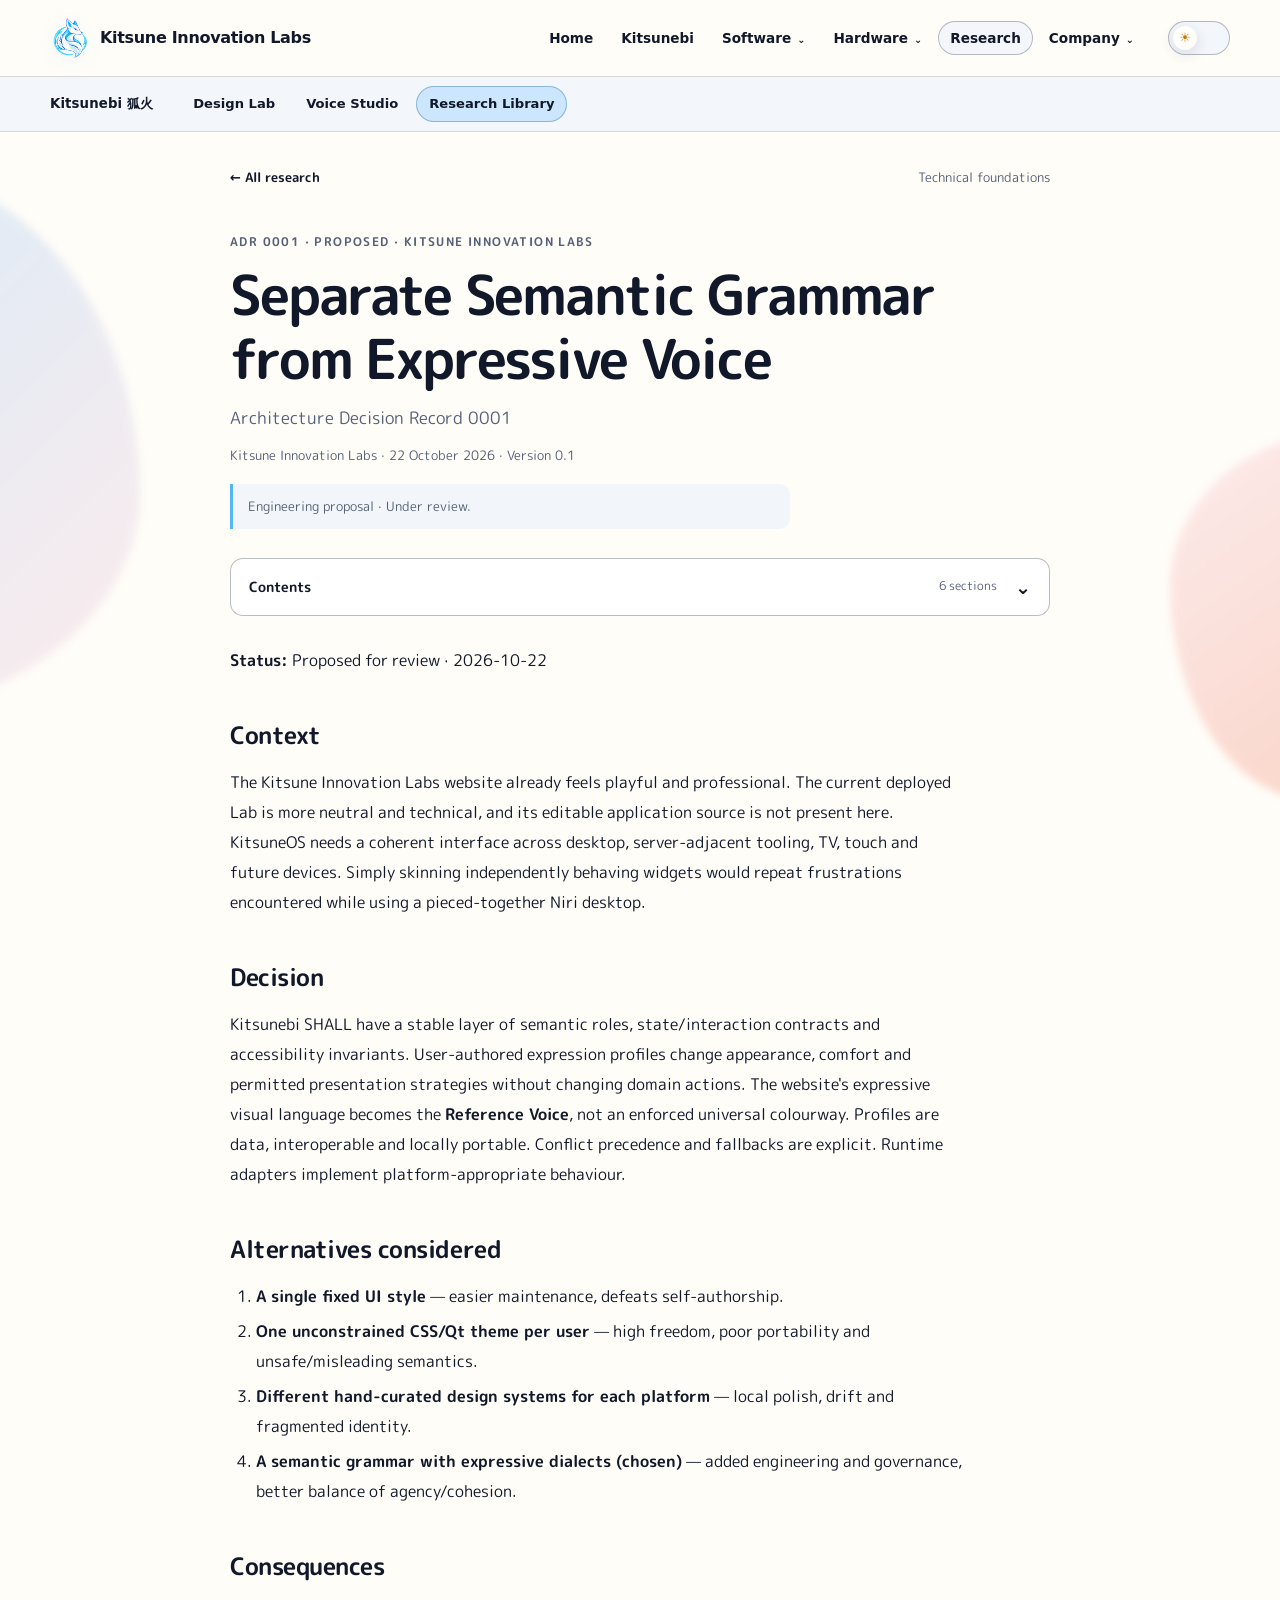
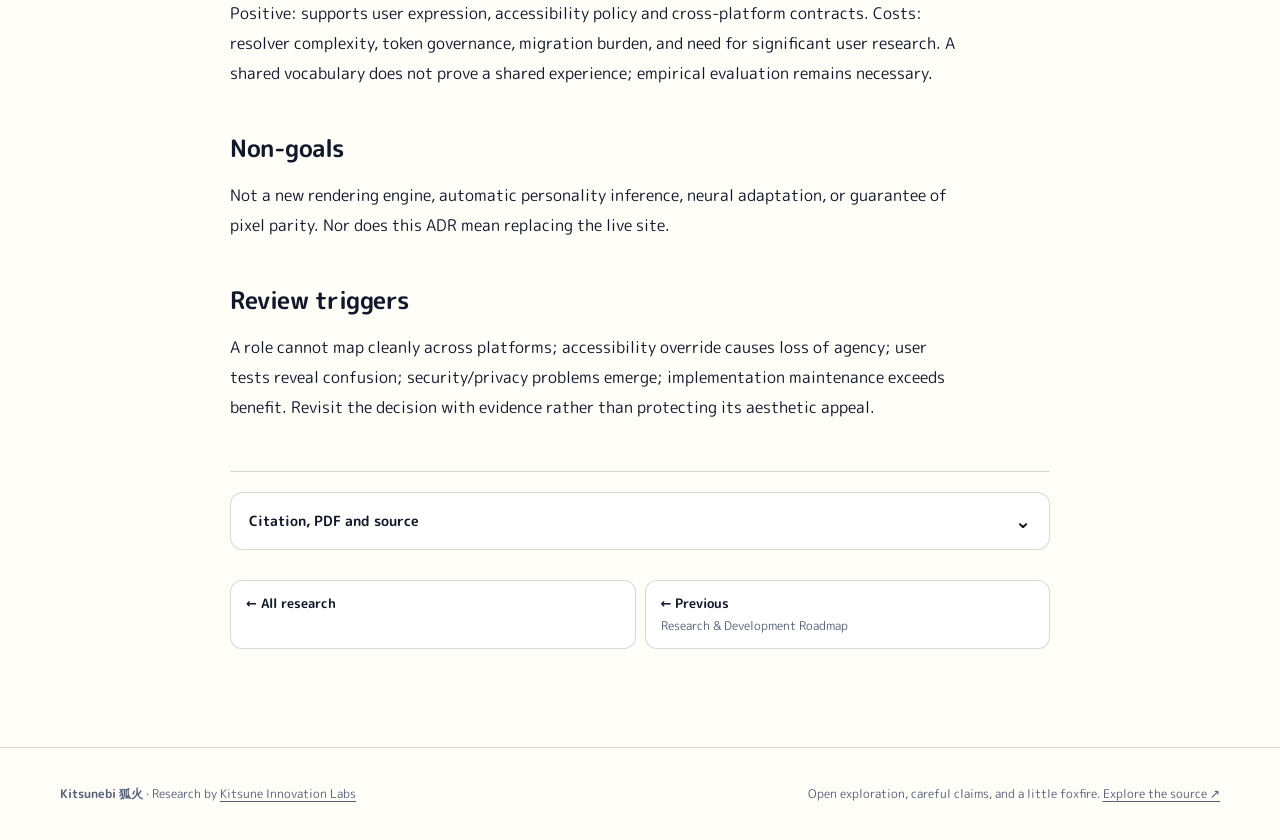
<file: design/research/specifications/adr-0001/index.html>
<!doctype html>
<html lang="en" data-theme="day"><head><meta charset="utf-8"><meta name="viewport" content="width=device-width,initial-scale=1">
<meta name="description" content="Architecture Decision Record 0001. Our first explicit architectural decision and the alternatives and costs behind it."><meta name="color-scheme" content="light dark">
<title>Separate Semantic Grammar from Expressive Voice · Kitsunebi Research · Kitsune Innovation Labs</title>
<link rel="stylesheet" href="/design/research/library.css">
<link rel="stylesheet" href="/assets/kil-site-header.css">
<script type="module" src="/assets/kil-site-header.mjs"></script>
<link rel="stylesheet" href="/design/kb-navigation.css">
<script type="module" src="/design/kb-navigation.mjs"></script>
<meta name="citation_author" content="Kitsune Innovation Labs"><meta name="citation_title" content="Separate Semantic Grammar from Expressive Voice"><meta name="citation_date" content="2026/10/22">
<script src="/design/research/library.mjs" type="module"></script>
</head><body class="reader">
<a class="skip-link" href="#main">Skip to main content</a>
<div class="ambient one" aria-hidden="true"></div><div class="ambient two" aria-hidden="true"></div>
<header class="site-header"><div class="site-header__inner">
<a href="/design/" class="brand"><span class="brand-mark" aria-hidden="true">✦</span><span>Kitsunebi <small>狐火</small></span></a>
<nav aria-label="Site navigation"><a href="/">Kitsune Labs</a><a href="/design/">Design Lab</a><a href="/design/voice-lab/">Voice Lab</a><a href="/design/research/" aria-current="false">Research</a></nav>
<button class="theme-toggle" type="button" data-theme-toggle aria-label="Switch between day and night themes" title="Toggle day/night">☾ <span>Theme</span></button>
</div></header>
<main id="main" class="container reader-main simple-reader" data-reader>
      <article class="article"><header class="simple-article-header">
      <nav class="simple-reader-location" aria-label="Document location"><a href="/design/research/">← All research</a><span>Technical foundations</span></nav>
      <p class="eyebrow">ADR 0001 · Proposed · KITSUNE INNOVATION LABS</p>
      <h1>Separate Semantic Grammar from Expressive Voice</h1><p class="simple-article-subtitle">Architecture Decision Record 0001</p>
      <p class="simple-article-meta">Kitsune Innovation Labs · 22 October 2026 · Version 0.1</p>
      <p class="simple-article-status" role="note">Engineering proposal · Under review. </p>
    </header><details class="simple-contents"><summary><span>Contents</span><small>6 sections</small><span class="simple-chevron" aria-hidden="true">⌄</span></summary>
      <nav aria-label="In this document"><ol><li class=""><a href="#context">Context</a></li><li class=""><a href="#decision">Decision</a></li><li class=""><a href="#alternatives-considered">Alternatives considered</a></li><li class=""><a href="#consequences">Consequences</a></li><li class=""><a href="#non-goals">Non-goals</a></li><li class=""><a href="#review-triggers">Review triggers</a></li></ol></nav></details>
      <div class="paper-body"><p><strong>Status:</strong> Proposed for review · 2026-10-22</p>
<h2 id="context">Context <a class="anchor" href="#context" aria-label="Link to Context">#</a></h2>
<p>The Kitsune Innovation Labs website already feels playful and professional. The current deployed Lab is more neutral and technical, and its editable application source is not present here. KitsuneOS needs a coherent interface across desktop, server-adjacent tooling, TV, touch and future devices. Simply skinning independently behaving widgets would repeat frustrations encountered while using a pieced-together Niri desktop.</p>
<h2 id="decision">Decision <a class="anchor" href="#decision" aria-label="Link to Decision">#</a></h2>
<p>Kitsunebi SHALL have a stable layer of semantic roles, state/interaction contracts and accessibility invariants. User-authored expression profiles change appearance, comfort and permitted presentation strategies without changing domain actions. The website&#39;s expressive visual language becomes the <strong>Reference Voice</strong>, not an enforced universal colourway. Profiles are data, interoperable and locally portable. Conflict precedence and fallbacks are explicit. Runtime adapters implement platform-appropriate behaviour.</p>
<h2 id="alternatives-considered">Alternatives considered <a class="anchor" href="#alternatives-considered" aria-label="Link to Alternatives considered">#</a></h2>
<ol><li><strong>A single fixed UI style</strong> — easier maintenance, defeats self-authorship.</li><li><strong>One unconstrained CSS/Qt theme per user</strong> — high freedom, poor portability and unsafe/misleading semantics.</li><li><strong>Different hand-curated design systems for each platform</strong> — local polish, drift and fragmented identity.</li><li><strong>A semantic grammar with expressive dialects (chosen)</strong> — added engineering and governance, better balance of agency/cohesion.</li></ol>
<h2 id="consequences">Consequences <a class="anchor" href="#consequences" aria-label="Link to Consequences">#</a></h2>
<p>Positive: supports user expression, accessibility policy and cross-platform contracts. Costs: resolver complexity, token governance, migration burden, and need for significant user research. A shared vocabulary does not prove a shared experience; empirical evaluation remains necessary.</p>
<h2 id="non-goals">Non-goals <a class="anchor" href="#non-goals" aria-label="Link to Non-goals">#</a></h2>
<p>Not a new rendering engine, automatic personality inference, neural adaptation, or guarantee of pixel parity. Nor does this ADR mean replacing the live site.</p>
<h2 id="review-triggers">Review triggers <a class="anchor" href="#review-triggers" aria-label="Link to Review triggers">#</a></h2>
<p>A role cannot map cleanly across platforms; accessibility override causes loss of agency; user tests reveal confusion; security/privacy problems emerge; implementation maintenance exceeds benefit. Revisit the decision with evidence rather than protecting its aesthetic appeal.</p></div>
      <div class="simple-reader-tools"><details class="simple-reference-tools"><summary>Citation, PDF and source <span class="simple-chevron" aria-hidden="true">⌄</span></summary>
      <div class="simple-reference-inner">
      <div class="article-actions"><button type="button" data-print>Print / Save as PDF</button>
      <button type="button" data-citation-copy>Copy citation</button>
      <a href="https://github.com/Kitsune-Innovation-Labs/website/blob/dev/kitsunebi/adr/0001-one-language-many-voices.md" target="_blank" rel="noopener noreferrer">View source on GitHub ↗</a></div>
      <details class="citation"><summary>Show suggested citation</summary><p data-citation-text>Kitsune Innovation Labs. (2026). Separate Semantic Grammar from Expressive Voice (ADR 0001 · Proposed, Version 0.1) [Working draft]. https://github.com/Kitsune-Innovation-Labs/website/blob/dev/kitsunebi/adr/0001-one-language-many-voices.md</p>
      <p class="citation-notice">This citation describes an unreviewed working document without a DOI.</p></details></div></details></div>
      <nav class="simple-reading-navigation" aria-label="Continue reading">
      <a href="/design/research/" class="simple-reading-back">← All research</a>
      <a href="/design/research/specifications/roadmap/">← Previous<span>Research &amp; Development Roadmap</span></a>
      
    </nav></article>
    </main>
<footer class="site-footer"><div class="container"><p><strong>Kitsunebi 狐火</strong> · Research by <a href="/">Kitsune Innovation Labs</a></p><p>Open exploration, careful claims, and a little foxfire. <a href="https://github.com/Kitsune-Innovation-Labs/website/tree/dev/kitsunebi">Explore the source ↗</a></p></div></footer>
</body></html>
</file>
<file: assets/kil-site-header.css>
/* Single canonical KIL primary navigation — reused by homepage and Kitsunebi.
   Scoped to avoid inherited Lab CSS and preserves the main site's layout. */
.kil-site-header{
 --kil-ink:#11182a;--kil-muted:#667087;--kil-paper:#fffdf8;--kil-surface:#fffdf8;
 --kil-soft:#f3f6fb;--kil-border:rgba(17,24,42,.16);--kil-strong:rgba(17,24,42,.28);
 --kil-foxfire:#79c8ff;--kil-shadow:0 18px 50px rgba(40,54,84,.09);
 color:var(--kil-ink);
 position:sticky;top:0;z-index:110;border-bottom:1px solid var(--kil-border);
 background:color-mix(in srgb,var(--kil-surface) 92%,transparent);
 backdrop-filter:blur(14px);
 font-family:"M PLUS Rounded 1c",ui-rounded,system-ui,sans-serif;
}
html[data-theme="night"] .kil-site-header{
 --kil-ink:#f8faff;--kil-muted:#b5bed0;--kil-paper:#0f1833;--kil-surface:#0c142c;
 --kil-soft:#162140;--kil-border:rgba(238,243,255,.15);--kil-strong:rgba(238,243,255,.27);
 --kil-shadow:0 18px 50px rgba(0,0,0,.25);
}
.kil-site-header *, .kil-site-header *::before,.kil-site-header *::after{box-sizing:border-box}
.kil-header-host{position:sticky;top:0;z-index:110}
#kil-site-header .kil-header-inner{width:min(1180px,calc(100% - 48px));margin:0 auto;min-height:76px;display:flex;align-items:center;justify-content:space-between;gap:22px}
#kil-site-header .brand{display:inline-flex;align-items:center;gap:10px;text-decoration:none;font-weight:900;letter-spacing:-.02em;font-size:1rem;color:var(--kil-ink);white-space:nowrap;flex-shrink:0}
#kil-site-header .brand-mark{display:block;width:40px;height:40px;flex:0 0 auto;filter:drop-shadow(0 5px 12px rgba(85,182,245,.12))}
#kil-site-header .kil-main-nav{display:flex;align-items:center;gap:4px;margin-left:auto;min-width:0}
#kil-site-header a{color:var(--kil-ink);text-decoration:none}
#kil-site-header .nav-link,#kil-site-header .nav-menu>summary{appearance:none;border:0;background:transparent;text-decoration:none;color:var(--kil-ink);padding:9px 12px;border-radius:999px;font-weight:800;font-size:.85rem;line-height:1.2;cursor:pointer;list-style:none;white-space:nowrap}
#kil-site-header .nav-menu>summary::-webkit-details-marker,#kil-site-header .nav-submenu>summary::-webkit-details-marker{display:none}
#kil-site-header .nav-link:hover,#kil-site-header .nav-link:focus-visible,#kil-site-header .nav-menu>summary:hover,#kil-site-header .nav-menu[open]>summary,#kil-site-header .nav-link[aria-current="page"]{background:var(--kil-soft)}
#kil-site-header .nav-link[aria-current="page"]{box-shadow:inset 0 0 0 1px var(--kil-strong)}
#kil-site-header .nav-menu{position:relative}
#kil-site-header .nav-menu>summary::after{content:"⌄";display:inline-block;margin-left:6px;font-size:.72em}
#kil-site-header .nav-dropdown{position:absolute;top:calc(100% + 10px);right:0;min-width:260px;padding:8px;border:1px solid var(--kil-border);border-radius:20px;background:var(--kil-paper);box-shadow:var(--kil-shadow);z-index:120}
#kil-site-header .nav-dropdown-grouped{min-width:300px}
#kil-site-header .nav-dropdown a,#kil-site-header .nav-dropdown .nav-disabled{display:flex;align-items:center;justify-content:space-between;gap:16px;width:100%;padding:11px 12px;border-radius:14px;text-decoration:none;font-weight:800;font-size:.84rem}
#kil-site-header .nav-dropdown a:hover,#kil-site-header .nav-submenu>summary:hover{background:var(--kil-soft)}
#kil-site-header .nav-submenu{position:relative}
#kil-site-header .nav-submenu>summary{display:flex;align-items:center;justify-content:space-between;gap:16px;width:100%;padding:11px 12px;border-radius:14px;font-weight:800;font-size:.84rem;cursor:pointer;list-style:none;color:var(--kil-muted)}
#kil-site-header .nav-submenu>summary::after{content:"";width:0;height:0;border-top:5px solid transparent;border-bottom:5px solid transparent;border-left:7px solid currentColor;flex:0 0 auto}
#kil-site-header .nav-submenu[open]>summary::after{transform:rotate(90deg)}
#kil-site-header .nav-flyout{position:absolute;left:calc(100% + 10px);top:-8px;min-width:210px;padding:8px;border:1px solid var(--kil-border);border-radius:20px;background:var(--kil-paper);box-shadow:var(--kil-shadow);z-index:130;max-height:65vh;overflow-y:auto}
#kil-site-header .nav-disabled{color:var(--kil-muted);cursor:default}
#kil-site-header .nav-status{font-size:.64rem;letter-spacing:.06em;text-transform:uppercase;opacity:.72}
#kil-site-header .nav-group+.nav-group{border-top:1px solid var(--kil-border);margin-top:6px;padding-top:6px}
#kil-site-header .nav-group-label{display:block;padding:7px 12px 5px;font-size:.64rem;font-weight:900;letter-spacing:.1em;text-transform:uppercase;color:var(--kil-muted)}
#kil-site-header .kil-header-actions{display:flex;align-items:center;gap:8px;flex-shrink:0}
#kil-site-header .theme-switch{position:relative;width:62px;height:34px;padding:0;border:1px solid var(--kil-strong);border-radius:999px;background:var(--kil-soft);cursor:pointer}
#kil-site-header .theme-switch::before{content:"☀";position:absolute;left:4px;top:4px;width:24px;height:24px;display:grid;place-items:center;border-radius:50%;background:var(--kil-paper);box-shadow:0 4px 14px rgba(40,54,84,.14);color:#c67b00;font-size:.8rem}
html[data-theme="night"] #kil-site-header .theme-switch::before{content:"☾";transform:translateX(28px);color:var(--kil-foxfire)}
#kil-site-header button{font:inherit}
#kil-site-header .kil-mobile-menu{display:none;background:var(--kil-soft);border:1px solid var(--kil-strong);border-radius:11px;color:var(--kil-ink);width:42px;height:40px;cursor:pointer;font-size:1.1rem;line-height:1}
#kil-site-header :focus-visible{outline:3px solid #2681bc;outline-offset:3px}
html[data-theme="night"] #kil-site-header :focus-visible{outline-color:var(--kil-foxfire)}
@media(max-width:1160px){
 #kil-site-header .brand span{display:none}
 #kil-site-header .brand-mark{width:36px;height:36px}
 #kil-site-header .kil-header-inner{gap:13px}
 #kil-site-header .nav-link,#kil-site-header .nav-menu>summary{padding:9px 10px;font-size:.8rem}
}
@media(max-width:1000px){
 #kil-site-header .kil-header-inner{width:min(100% - 30px,1180px);min-height:65px;justify-content:space-between;gap:10px}
 #kil-site-header .brand span{display:inline}
 #kil-site-header .kil-mobile-menu{display:grid;place-items:center}
 #kil-site-header .kil-main-nav{display:none;position:absolute;top:100%;left:0;right:0;width:100%;background:var(--kil-paper);padding:13px max(15px,calc((100% - 1160px)/2));max-height:calc(100dvh - 70px);overflow-y:auto;border-bottom:1px solid var(--kil-border);box-shadow:var(--kil-shadow);flex-direction:column;align-items:stretch;gap:3px;margin:0}
 #kil-site-header .kil-main-nav.kil-is-open{display:flex}
 #kil-site-header .nav-menu{width:100%}
 #kil-site-header .nav-link,#kil-site-header .nav-menu>summary{display:block;width:100%;text-align:left;padding:12px 16px;font-size:.94rem;border-radius:11px;min-height:44px}
 #kil-site-header .nav-dropdown{position:static;min-width:0;max-height:none;overflow:visible;box-shadow:none;margin:4px 0 9px 15px;border-radius:13px}
 #kil-site-header .nav-flyout{position:static;max-height:none;min-width:0;box-shadow:none;margin:3px 0 9px 12px;border-radius:12px}
 #kil-site-header .nav-menu>summary::after{float:right}
 #kil-site-header .nav-submenu>summary{min-height:44px}
 #kil-site-header .theme-switch{width:58px}
 #kil-site-header .theme-switch::before{transition:transform .15s}
 html[data-theme="night"] #kil-site-header .theme-switch::before{transform:translateX(24px)}
}
@media(max-width:480px){
 #kil-site-header .brand span{font-size:.83rem}
 #kil-site-header .kil-header-inner{min-height:62px}
}
@media(forced-colors:active){
 #kil-site-header{background:Canvas;color:CanvasText;border-bottom:1px solid CanvasText}
 #kil-site-header .kil-main-nav{background:Canvas;border-color:CanvasText}
 #kil-site-header .nav-dropdown,#kil-site-header .nav-flyout{background:Canvas}
 #kil-site-header .theme-switch,#kil-site-header .kil-mobile-menu{border:1px solid ButtonText}
}
@media(prefers-reduced-motion:reduce){#kil-site-header *,#kil-site-header *::before{transition:none!important}}
@media print{.kil-header-host{display:none!important}}

/* Current section inside grouped navigation menus. */
#kil-site-header .nav-dropdown a[aria-current="page"]{background:var(--kil-soft);box-shadow:inset 0 0 0 1px var(--kil-strong)}
</file>
<file: assets/kil-ambient.css>
/* Shared Kitsune Innovation Labs floating ambient background.
   Adapted from the established homepage design; safe for pages using the four bubble markup. */
.page-blobs{position:fixed;inset:0;pointer-events:none;overflow:hidden;z-index:0}.page-blob{position:absolute;opacity:.72;border:1px solid rgba(255,255,255,.34);box-shadow:0 26px 70px rgba(63,87,128,.10),inset 0 1px 0 rgba(255,255,255,.28);animation:lava-drift 18s ease-in-out infinite alternate;will-change:transform,border-radius;transform-origin:center;translate:0 var(--scroll-shift,0px)}.page-blob::after{content:"";position:absolute;inset:10%;border-radius:inherit;background:linear-gradient(135deg,rgba(255,255,255,.24),transparent 45%);opacity:.55}.page-blob.one{width:330px;height:390px;left:-115px;top:155px;border-radius:64% 36% 52% 48%/44% 61% 39% 56%;background:linear-gradient(145deg,rgba(121,200,255,.88),rgba(85,182,245,.58));animation-duration:20s}.page-blob.two{width:300px;height:255px;right:-76px;top:470px;border-radius:42% 58% 67% 33%/58% 42% 58% 42%;background:linear-gradient(155deg,rgba(247,200,213,.9),rgba(239,168,188,.56));animation-duration:24s;animation-direction:alternate-reverse}.page-blob.three{width:250px;height:310px;left:4%;bottom:100px;border-radius:55% 45% 39% 61%/37% 60% 40% 63%;background:linear-gradient(145deg,rgba(239,114,74,.68),rgba(255,188,137,.46));animation-duration:22s}.page-blob.four{width:230px;height:270px;right:10%;bottom:36px;border-radius:37% 63% 57% 43%/61% 43% 57% 39%;background:linear-gradient(135deg,rgba(85,182,245,.58),rgba(126,200,255,.34));animation-duration:27s;animation-direction:alternate-reverse}html[data-theme="night"] .page-blob{opacity:.46;border-color:rgba(255,255,255,.12);box-shadow:0 30px 90px rgba(0,0,0,.14),inset 0 1px 0 rgba(255,255,255,.10);filter:saturate(.88) brightness(.84)}
@keyframes lava-drift{0%{transform:translate3d(0,0,0) rotate(-2deg) scale(1);border-radius:64% 36% 52% 48%/44% 61% 39% 56%}45%{transform:translate3d(18px,-12px,0) rotate(4deg) scale(1.045);border-radius:43% 57% 35% 65%/58% 37% 63% 42%}100%{transform:translate3d(-8px,18px,0) rotate(-5deg) scale(.97);border-radius:56% 44% 63% 37%/36% 62% 38% 64%}}
@media(max-width:700px){
  .page-blob.one{width:240px;height:240px;left:-80px;top:110px}
  .page-blob.two{width:220px;height:220px;right:-70px;top:480px}
  .page-blob.three{width:180px;height:180px;left:-30px;bottom:220px}
  .page-blob.four{width:160px;height:160px;right:-20px;bottom:50px}
}
@media(prefers-reduced-motion:reduce){
  .page-blob{animation:none!important;will-change:auto}
}
</file>
<file: assets/kil-concepts.css>
/* Kitsune Life & Companions — concept site language */
:root{--ink:#11182a;--muted:#667087;--bg:#fffdf8;--panel:#fffdf8;--line:rgba(17,24,42,.16);--frost:#e9f7fc;--sky:#69c2f5;--teal:#55d6c4;--pink:#f7b6d1;--shadow:0 24px 70px rgba(33,71,113,.10);--font:"M PLUS Rounded 1c",ui-rounded,system-ui,sans-serif}
html[data-theme="night"]{--ink:#f8faff;--muted:#b5bed0;--bg:#0c142c;--panel:#0f1833;--line:rgba(238,243,255,.15);--frost:#192d49;--shadow:0 24px 70px rgba(0,0,0,.3)}
*{box-sizing:border-box}html{scroll-behavior:smooth}body{margin:0;background:var(--bg);color:var(--ink);font-family:var(--font);line-height:1.6;overflow-x:hidden}a{color:inherit}.concept-shell{width:min(1180px,calc(100% - 48px));margin:auto}.concept-main{position:relative;z-index:1;isolation:isolate;overflow:hidden}.concept-main:before{content:"";position:absolute;z-index:-1;top:-180px;left:50%;width:1550px;height:1040px;transform:translateX(-50%);background:radial-gradient(ellipse at 70% 42%,rgba(105,194,245,.19),transparent 43%),radial-gradient(ellipse at 25% 32%,rgba(247,182,209,.16),transparent 45%);pointer-events:none}.concept-main section{padding-block:100px}.eyebrow{font-size:.74rem;font-weight:900;letter-spacing:.17em;text-transform:uppercase;color:var(--muted);display:flex;align-items:center;gap:12px}.eyebrow:before{content:"";width:25px;height:2px;background:var(--teal);border-radius:8px}.status{display:inline-flex;padding:7px 13px;border:1px solid var(--line);border-radius:30px;background:var(--panel);font-size:.72rem;font-weight:900;letter-spacing:.09em;text-transform:uppercase}.hero{padding-top:112px!important;padding-bottom:90px!important;display:grid;grid-template-columns:1.08fr .92fr;align-items:center;gap:52px;min-height:690px}.hero h1{max-width:720px;margin:26px 0 22px;font-size:clamp(3.4rem,6.8vw,6.45rem);letter-spacing:-.07em;line-height:.98}.hero h1 em{font-style:normal;color:#338fc5}.life .hero h1 em{color:#35a9a0}html[data-theme="night"] .hero h1 em{color:#91e1ed}.lead{font-size:clamp(1.05rem,1.7vw,1.24rem);max-width:620px;color:var(--muted);margin:0}.hero .status{margin-bottom:16px}.actions{display:flex;flex-wrap:wrap;gap:12px;margin-top:32px}.action{display:inline-flex;align-items:center;justify-content:center;min-height:51px;border-radius:999px;padding:11px 22px;text-decoration:none;font-weight:900;font-size:.92rem;border:1px solid var(--line);background:var(--panel);transition:transform .2s,box-shadow .2s}.action.primary{background:#1d83ae;color:#fff;border-color:transparent;box-shadow:0 9px 27px rgba(44,149,194,.24)}.life .action.primary{background:#178e87}.action:hover{transform:translateY(-3px);box-shadow:var(--shadow)}.action:focus-visible,a:focus-visible{outline:3px solid #299bd4;outline-offset:3px}
.art{position:relative;min-height:520px;display:grid;place-items:center}.art .halo{position:absolute;inset:3%;border-radius:49% 51% 58% 42%/54% 42% 58% 46%;background:linear-gradient(140deg,rgba(125,210,247,.45),rgba(243,187,222,.50) 65%,rgba(106,225,199,.40));filter:drop-shadow(0 32px 70px rgba(68,143,193,.14));animation:halo 13s ease-in-out infinite alternate}.art .halo:before{content:"";position:absolute;inset:12%;border:1px solid rgba(255,255,255,.48);border-radius:inherit}.art .star{position:absolute;color:#40aaa7;font-size:2rem}.art .star.one{top:8%;right:8%}.art .star.two{bottom:9%;left:9%;color:#da94c3}.watch{position:relative;width:272px;height:343px;padding:19px;border:10px solid #34465a;border-radius:74px;background:#17263f;box-shadow:0 40px 85px rgba(20,47,79,.35),inset 0 0 0 3px #95bcd3;transform:rotate(8deg);z-index:1}.watch:before,.watch:after{content:"";position:absolute;left:78px;width:93px;height:55px;background:linear-gradient(#6b88a0,#34465a);z-index:-1}.watch:before{top:-56px;border-radius:18px 18px 0 0}.watch:after{bottom:-56px;border-radius:0 0 18px 18px}.watch-screen{height:100%;border-radius:52px;padding:18px 12px;text-align:center;display:flex;align-items:center;flex-direction:column;background:radial-gradient(circle at 40% 30%,#d7fbff,#88c4e9 45%,#5b9cbd 100%);color:#16445e}.watch-screen .watch-top{font-size:.71rem;font-weight:900;letter-spacing:.1em;text-transform:uppercase}.watch-screen img{width:176px;max-height:174px;object-fit:contain;margin-top:5px;filter:drop-shadow(0 12px 10px rgba(36,83,115,.15))}.watch-dialog{margin-top:0;background:#f8ffff;border-radius:17px;padding:10px 12px;font-size:.8rem;font-weight:900;line-height:1.35;box-shadow:0 9px 24px rgba(32,83,129,.14)}.float-note{position:absolute;z-index:2;padding:12px 16px;border:1px solid rgba(37,94,121,.12);border-radius:17px;background:rgba(255,255,255,.93);box-shadow:0 13px 30px rgba(30,89,124,.13);color:#2e5870;font-size:.82rem;font-weight:900}.float-note.a{left:-1%;top:19%;transform:rotate(-7deg)}.float-note.b{right:-5%;bottom:14%;transform:rotate(5deg)}
.companions .art .halo{background:radial-gradient(circle at 43% 50%,rgba(171,241,246,.75),rgba(106,148,224,.62) 48%,rgba(192,164,246,.38) 71%,transparent 73%);border:1px solid rgba(145,222,247,.4);border-radius:50%}.portal{position:relative;z-index:1;width:min(410px,94%);aspect-ratio:1;display:grid;place-items:center}.portal:before,.portal:after{content:"";position:absolute;inset:9%;border:1px solid rgba(73,161,208,.44);border-radius:50%;box-shadow:0 0 40px rgba(91,199,229,.17)}.portal:after{inset:0;border-style:dashed;animation:spin 80s linear infinite}.portal img{width:90%;filter:drop-shadow(0 24px 25px rgba(21,66,112,.25));animation:levitate 5s ease-in-out infinite}.portal .orb{position:absolute;display:grid;place-items:center;min-width:82px;padding:8px 11px;border-radius:30px;background:var(--panel);border:1px solid var(--line);font-weight:900;font-size:.72rem;box-shadow:var(--shadow)}.portal .orb.wrist{right:-5%;top:20%}.portal .orb.world{left:-6%;bottom:17%}
.section-heading{max-width:770px;margin-bottom:38px}.section-heading h2{font-size:clamp(2.35rem,4.9vw,4.35rem);line-height:1.08;letter-spacing:-.055em;margin:16px 0 15px}.section-heading p{color:var(--muted);font-size:1.05rem;margin:0}.grid{display:grid;gap:19px}.grid.two{grid-template-columns:repeat(2,minmax(0,1fr))}.grid.three{grid-template-columns:repeat(3,minmax(0,1fr))}.grid.four{grid-template-columns:repeat(4,minmax(0,1fr))}.tile{position:relative;background:var(--panel);border:1px solid var(--line);border-radius:29px;padding:32px;box-shadow:0 15px 46px rgba(37,72,114,.05);overflow:hidden}.tile h3{font-size:1.3rem;line-height:1.22;letter-spacing:-.025em;margin:0 0 12px}.tile p{margin:0;color:var(--muted);font-size:.96rem}.tile .icon{display:grid;place-items:center;width:52px;height:52px;font-size:1.5rem;border-radius:17px;background:var(--frost);margin-bottom:20px}.tile.highlight{background:linear-gradient(145deg,rgba(114,202,224,.16),rgba(192,244,232,.14)),var(--panel)}.tile.pink{background:linear-gradient(145deg,rgba(243,178,207,.21),transparent 70%),var(--panel)}.tile .micro{display:block;margin-top:21px;color:var(--muted);font-size:.71rem;letter-spacing:.09em;font-weight:900;text-transform:uppercase}.quiet{display:grid;grid-template-columns:.85fr 1.15fr;gap:38px;align-items:center;background:linear-gradient(120deg,#143553,#1c6684 85%);border-radius:38px;padding:56px;color:#f7ffff;box-shadow:var(--shadow)}.quiet h2{margin:13px 0 16px;line-height:1.07;letter-spacing:-.05em;font-size:clamp(2.3rem,4.5vw,4.3rem)}.quiet p{color:#d3eafa;max-width:570px}.quiet .eyebrow{color:#9de4e7}.quiet .quote{border-radius:28px;padding:36px;background:rgba(255,255,255,.1);border:1px solid rgba(255,255,255,.16);font-weight:800;font-size:clamp(1.2rem,2.2vw,1.75rem);line-height:1.5}.quiet .quote small{display:block;font-size:.8rem;letter-spacing:.04em;margin-top:15px;color:#c2eff2}.pill-list{display:flex;flex-wrap:wrap;gap:10px;margin-top:23px}.pill-list span{padding:8px 13px;border-radius:999px;border:1px solid var(--line);font-size:.78rem;font-weight:900;background:var(--panel)}
.lineage{display:grid;grid-template-columns:repeat(3,1fr);gap:18px;align-items:stretch;margin-top:28px}.step{background:var(--panel);border:1px solid var(--line);border-radius:25px;padding:30px}.step .stepno{color:#3197b4;font-size:.85rem;font-weight:900;letter-spacing:.12em}.step h3{margin:12px 0;font-size:1.25rem}.step p{color:var(--muted);margin:0;font-size:.95rem}.foot-cta{border-top:1px solid var(--line);margin-top:38px;padding:73px 0 96px;display:flex;align-items:center;justify-content:space-between;gap:28px}.foot-cta h2{margin:0 0 10px;font-size:clamp(2rem,3.5vw,3.3rem);letter-spacing:-.05em;line-height:1.1}.foot-cta p{margin:0;color:var(--muted)}.site-footer{position:relative;z-index:1;border-top:1px solid var(--line);padding:32px 0 50px;color:var(--muted);font-size:.85rem}.site-footer .concept-shell{display:flex;justify-content:space-between;gap:20px;flex-wrap:wrap}.site-footer a{text-decoration:none;font-weight:800}.site-footer a:hover{text-decoration:underline}.note{font-size:.88rem;color:var(--muted);margin-top:22px}.link-card{text-decoration:none;display:block}.link-card:hover{border-color:#69b4d0;transform:translateY(-2px);transition:transform .2s}.link-card .arrow{display:inline-block;margin-top:25px;font-weight:900;color:#2a94b0}.life .tint{color:#269e91}.companions .tint{color:#3897cd}
@keyframes halo{to{border-radius:43% 57% 49% 51%/46% 56% 44% 54%;transform:rotate(7deg)}}@keyframes levitate{50%{transform:translateY(-12px)}}@keyframes spin{to{transform:rotate(360deg)}}
@media(max-width:900px){.hero{grid-template-columns:1fr;gap:15px;min-height:auto;padding-top:75px!important}.hero h1{max-width:850px}.art{min-height:485px;max-width:580px;width:100%;margin:auto}.grid.four{grid-template-columns:repeat(2,minmax(0,1fr))}.grid.three{grid-template-columns:repeat(2,minmax(0,1fr))}.quiet{grid-template-columns:1fr}.foot-cta{align-items:flex-start;flex-direction:column}.concept-main section{padding-block:75px}}
@media(max-width:600px){.concept-shell{width:min(100% - 30px,1180px)}.hero h1{font-size:clamp(3rem,12vw,4.4rem)}.hero{padding-top:52px!important;padding-bottom:25px!important}.art{min-height:425px}.watch{transform:rotate(5deg) scale(.87)}.float-note.a{left:0;top:14%}.float-note.b{right:0;bottom:8%}.grid.two,.grid.three,.grid.four,.lineage{grid-template-columns:1fr}.tile{padding:26px}.quiet{padding:32px 24px;border-radius:27px}.quiet .quote{padding:23px}.concept-main section{padding-block:58px}.portal{max-width:310px}.portal .orb{font-size:.65rem}.foot-cta{padding:55px 0 70px}}
@media(prefers-reduced-motion:reduce){html{scroll-behavior:auto}.art *, .art *:before,.art *:after{animation:none!important}.action{transition:none}}
</file>
<file: design/assets/index-DX6uU6Iw.css>
:root{--kitsunebi-version: "0.1-dev";--surface-base: #FFFFFF;--text-primary: #18181B;--text-secondary: #52525B;--text-on-action: #FFFFFF;--action-primary: #1F2937;--focus-indicator: #2563EB;--border-subtle: #D4D4D8}.kb-button{display:inline-flex;align-items:center;justify-content:center;gap:.4em;padding:.5rem .9rem;border:1px solid transparent;border-radius:6px;background:var(--action-primary);color:var(--text-on-action);font:inherit;font-size:.9375rem;font-weight:600;line-height:1.2;cursor:pointer;transition:background-color .12s ease-out}.kb-button:hover{background:color-mix(in srgb,var(--action-primary),black 12%)}.kb-button:focus-visible{outline:2px solid var(--focus-indicator);outline-offset:2px}.kb-button:disabled,.kb-button[aria-disabled=true]{opacity:.55;cursor:not-allowed}.kb-panel{background:var(--surface-base);border:1px solid var(--border-subtle);border-radius:8px;padding:1rem 1.125rem}.kb-panel__title{margin:0 0 .35rem;color:var(--text-primary);font-size:1rem;font-weight:650;line-height:1.3}.kb-panel__body{margin:0;color:var(--text-secondary)}.kb-panel__body>:first-child{margin-top:0}.kb-panel__body>:last-child{margin-bottom:0}:root{--lab-font-ui: system-ui, -apple-system, "Segoe UI", Roboto, "Helvetica Neue", Arial, "Noto Sans", sans-serif;--lab-font-mono: ui-monospace, SFMono-Regular, "SF Mono", Menlo, Consolas, "Liberation Mono", monospace;--lab-surface-page: #fbfaf9;--lab-surface-card: #ffffff;--lab-surface-sunken: #f2f0ee;--lab-ink: #1a1a1a;--lab-ink-muted: #57534e;--lab-rule: #e7e5e4;--lab-rule-strong: #cbc8c5;--lab-focus-ring: #1a1a1a;--lab-space-1: .25rem;--lab-space-2: .5rem;--lab-space-3: .75rem;--lab-space-4: 1rem;--lab-space-6: 1.5rem;--lab-space-8: 2rem;--lab-space-12: 3rem;--lab-radius-sm: 4px;--lab-radius: 8px;--lab-measure: 68ch;--lab-max-width: calc( var(--lab-nav-width) + var(--lab-space-8) + var(--lab-measure) + var(--lab-space-8) );--lab-nav-width: 14rem}*,*:before,*:after{box-sizing:border-box}html{color-scheme:light}body{margin:0;background:var(--lab-surface-page);color:var(--lab-ink);font-family:var(--lab-font-ui);font-size:1rem;line-height:1.65;-webkit-text-size-adjust:100%}:focus-visible{outline:2px solid var(--lab-focus-ring);outline-offset:2px;border-radius:var(--lab-radius-sm)}.lab-skip{position:absolute;left:var(--lab-space-4);top:calc(-1 * var(--lab-space-12));z-index:10;padding:var(--lab-space-2) var(--lab-space-4);background:var(--lab-surface-card);border:1px solid var(--lab-rule);border-radius:var(--lab-radius);color:var(--lab-ink);font-weight:600;text-decoration:none;transition:top .12s ease-out}.lab-skip:focus{top:var(--lab-space-4)}.lab-frame{max-width:var(--lab-max-width);margin:0 auto;padding:var(--lab-space-6) var(--lab-space-4) var(--lab-space-12)}.lab-masthead{display:flex;flex-wrap:wrap;align-items:baseline;gap:var(--lab-space-3);padding-bottom:var(--lab-space-4);border-bottom:1px solid var(--lab-rule-strong)}.lab-masthead__title{margin:0;font-size:1.25rem;font-weight:650;letter-spacing:-.01em}.lab-masthead__tagline{margin:0;color:var(--lab-ink-muted);font-size:.9375rem}.lab-masthead__meta{margin-left:auto;padding:.15rem .6rem;border:1px solid var(--lab-rule-strong);border-radius:999px;background:var(--lab-surface-card);color:var(--lab-ink);font-family:var(--lab-font-mono);font-size:.8125rem;letter-spacing:.01em}.lab-body{display:grid;grid-template-columns:var(--lab-nav-width) minmax(0,1fr);gap:var(--lab-space-8);align-items:start;padding-top:var(--lab-space-6)}.lab-nav__list{display:flex;flex-direction:column;gap:var(--lab-space-1);margin:0;padding:0;list-style:none;position:sticky;top:var(--lab-space-6)}.lab-nav__link{display:block;padding:var(--lab-space-2) var(--lab-space-3);border-left:3px solid transparent;border-radius:0 var(--lab-radius) var(--lab-radius) 0;color:var(--lab-ink-muted);text-decoration:none;font-size:.9375rem}.lab-nav__link:hover{background:var(--lab-surface-card);color:var(--lab-ink)}.lab-nav__link[aria-current=page]{background:var(--lab-surface-card);border-left-color:var(--lab-ink);color:var(--lab-ink);font-weight:650}.lab-main{min-width:0}.lab-main>*{max-width:var(--lab-measure)}.lab-title{margin:0 0 var(--lab-space-2);font-size:1.75rem;font-weight:650;letter-spacing:-.02em;line-height:1.2}.lab-lede{margin:0 0 var(--lab-space-8);color:var(--lab-ink-muted);font-size:1.0625rem}.lab-section{margin:0 0 var(--lab-space-8)}.lab-section__title{margin:0 0 var(--lab-space-3);font-size:1.0625rem;font-weight:650}.lab-prose{margin:0 0 var(--lab-space-4)}.lab-prose:last-child{margin-bottom:0}.lab-list{margin:0 0 var(--lab-space-4);padding-left:var(--lab-space-6)}.lab-list li{margin-bottom:var(--lab-space-2)}.lab-code{font-family:var(--lab-font-mono);font-size:.875em;background:var(--lab-surface-sunken);border:1px solid var(--lab-rule);border-radius:var(--lab-radius-sm);padding:.1em .35em}.lab-link{color:var(--lab-ink);text-decoration:underline;text-underline-offset:.15em}.lab-card{background:var(--lab-surface-card);border:1px solid var(--lab-rule);border-radius:var(--lab-radius);padding:var(--lab-space-4);margin:0 0 var(--lab-space-4)}.lab-card__title{margin:0 0 var(--lab-space-2);font-size:1rem;font-weight:650}.lab-chip{display:inline-block;padding:.1em .5em;border:1px solid var(--lab-rule);border-radius:999px;background:var(--lab-surface-page);color:var(--lab-ink-muted);font-family:var(--lab-font-mono);font-size:.75rem;white-space:nowrap}.lab-table{width:100%;border-collapse:collapse;margin:0 0 var(--lab-space-4);font-size:.9375rem}.lab-table th,.lab-table td{text-align:left;padding:var(--lab-space-2) var(--lab-space-3);border-bottom:1px solid var(--lab-rule);vertical-align:top}.lab-table th{font-weight:650;color:var(--lab-ink-muted);font-size:.8125rem;text-transform:uppercase;letter-spacing:.04em}.lab-footer{max-width:var(--lab-max-width);margin:0 auto;padding:var(--lab-space-6) var(--lab-space-4) var(--lab-space-8);border-top:1px solid var(--lab-rule);color:var(--lab-ink-muted);font-size:.875rem}@media(max-width:46rem){.lab-body{grid-template-columns:minmax(0,1fr);gap:var(--lab-space-6)}.lab-nav__list{position:static;flex-direction:row;flex-wrap:wrap}.lab-masthead__meta{margin-left:0}}@media(prefers-reduced-motion:reduce){*,*:before,*:after{animation-duration:.01ms!important;animation-iteration-count:1!important;transition-duration:.01ms!important;scroll-behavior:auto!important}}
</file>
<file: design/kb-navigation.css>
/* Kitsunebi's lightweight local navigation, subordinate to the shared KIL header. */
.kb-chrome{position:relative;z-index:65;color:#11182a;background:#f3f6fb;border-bottom:1px solid rgba(17,24,42,.14);font-family:"M PLUS Rounded 1c",ui-rounded,system-ui,sans-serif}
.kb-chrome *{box-sizing:border-box}
.kb-chrome-inner{width:min(1180px,calc(100% - 48px));margin:0 auto;min-height:54px;display:flex;align-items:center;gap:27px}
.kb-chrome-brand{white-space:nowrap;font-size:.83rem;font-weight:800;letter-spacing:.01em}
.kb-chrome-links{display:flex;align-items:center;gap:5px;min-width:0}
.kb-chrome-links a{display:block;font-size:.82rem;line-height:1.2;font-weight:700;color:#11182a!important;text-decoration:none!important;padding:10px 13px;border-radius:999px;white-space:nowrap}
.kb-chrome-links a:hover,.kb-chrome-links a[aria-current="page"]{background:rgba(121,200,255,.32);color:#11182a!important}
.kb-chrome-links a[aria-current="page"]{box-shadow:inset 0 0 0 1px rgba(35,108,166,.4)}
.kb-chrome :focus-visible{outline:3px solid #1755a5;outline-offset:3px}
html[data-theme="night"] .kb-chrome{background:#162140;color:#f8faff;border-color:rgba(238,243,255,.2)}
html[data-theme="night"] .kb-chrome-links a{color:#f8faff!important}
html[data-theme="night"] .kb-chrome-links a:hover,html[data-theme="night"] .kb-chrome-links a[aria-current="page"]{background:rgba(121,200,255,.16);color:#f8faff!important}
html[data-theme="night"] .kb-chrome :focus-visible{outline-color:#79c8ff}
body.kb-nav-ready>.site-header{display:none}
@media(max-width:700px){.kb-chrome-inner{width:min(100% - 30px,1180px);min-height:49px;gap:12px}.kb-chrome-brand{font-size:.75rem}.kb-chrome-links{overflow-x:auto;scrollbar-width:thin;gap:0}.kb-chrome-links a{font-size:.75rem;padding:9px 10px}}
@media(max-width:440px){.kb-chrome-inner{flex-wrap:wrap;gap:0;padding:6px 0}.kb-chrome-brand{width:100%;font-size:.72rem}.kb-chrome-links{width:100%}}
@media(forced-colors:active){.kb-chrome{background:Canvas;color:CanvasText;border-color:CanvasText}.kb-chrome-links a,.kb-chrome-links a[aria-current="page"]{color:LinkText!important}.kb-chrome-links a[aria-current="page"]{outline:2px solid Highlight}}
@media print{.kb-chrome{display:none!important}}
</file>
